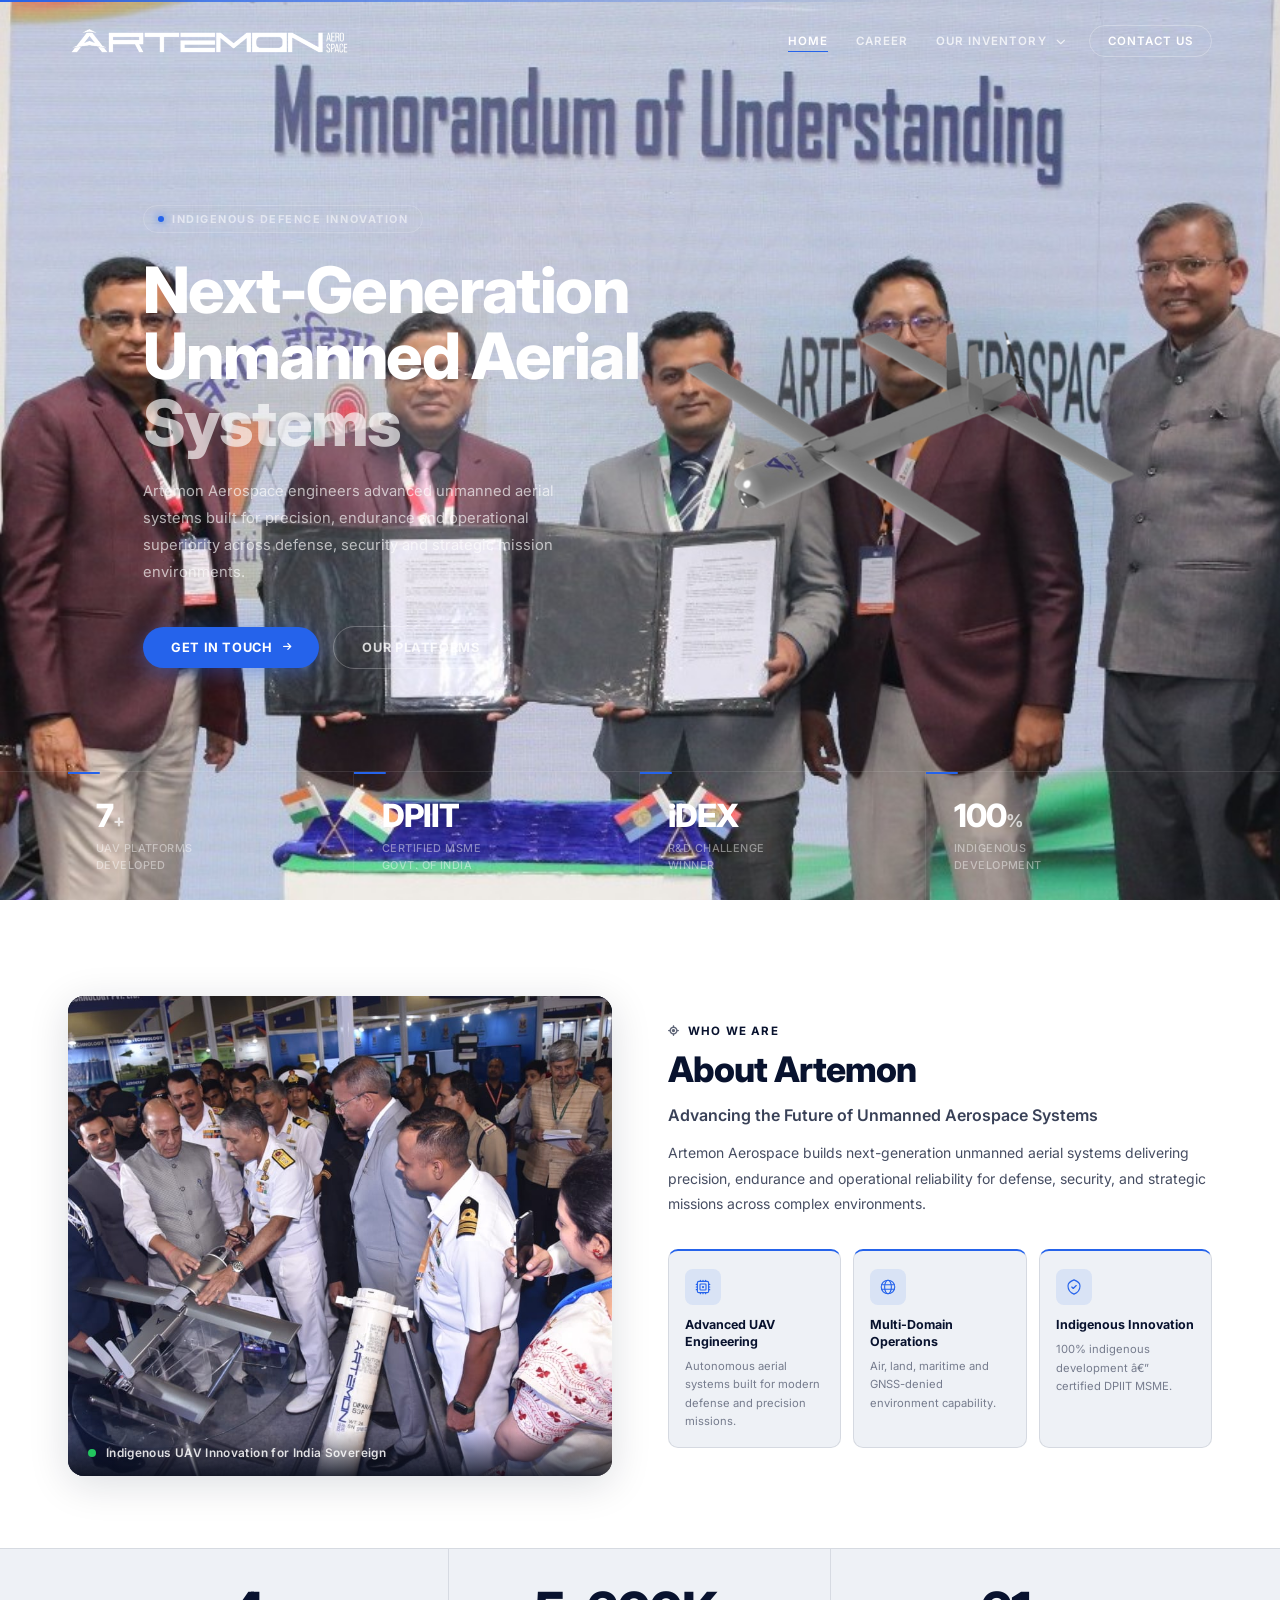
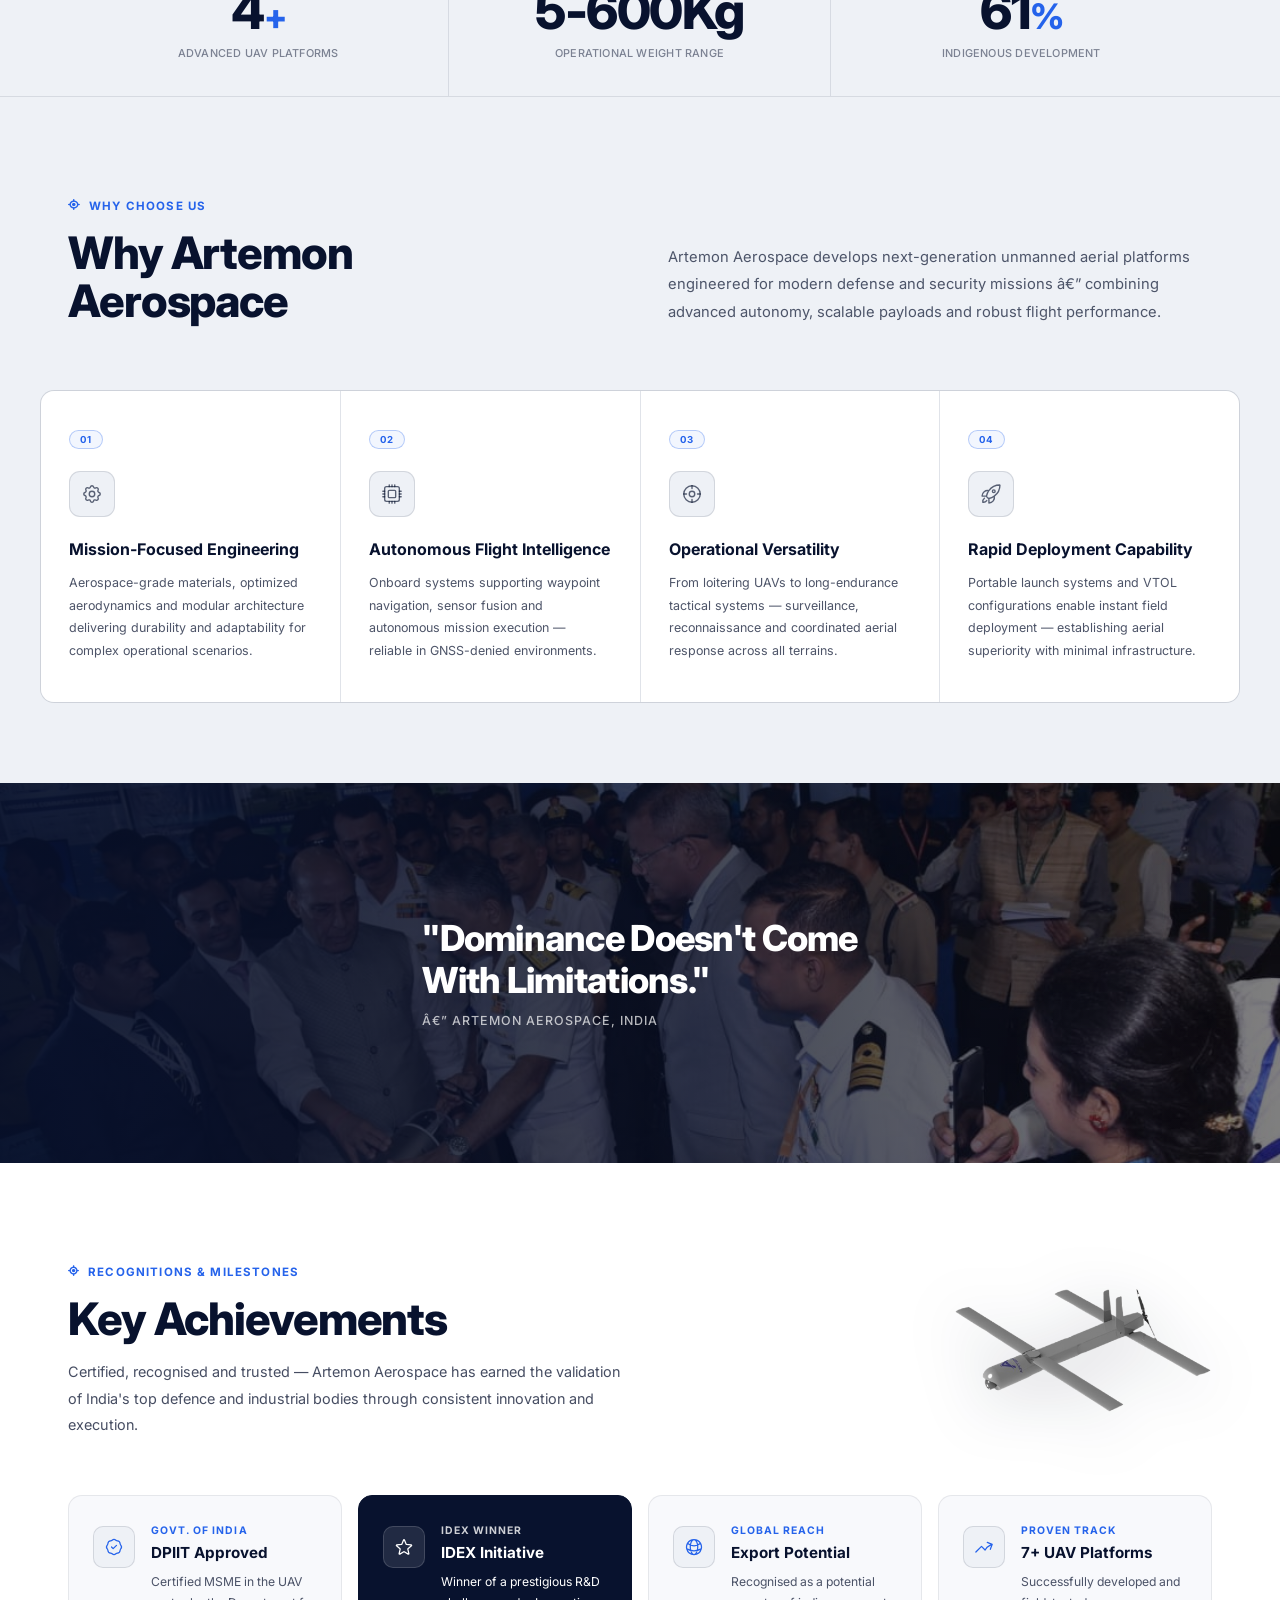
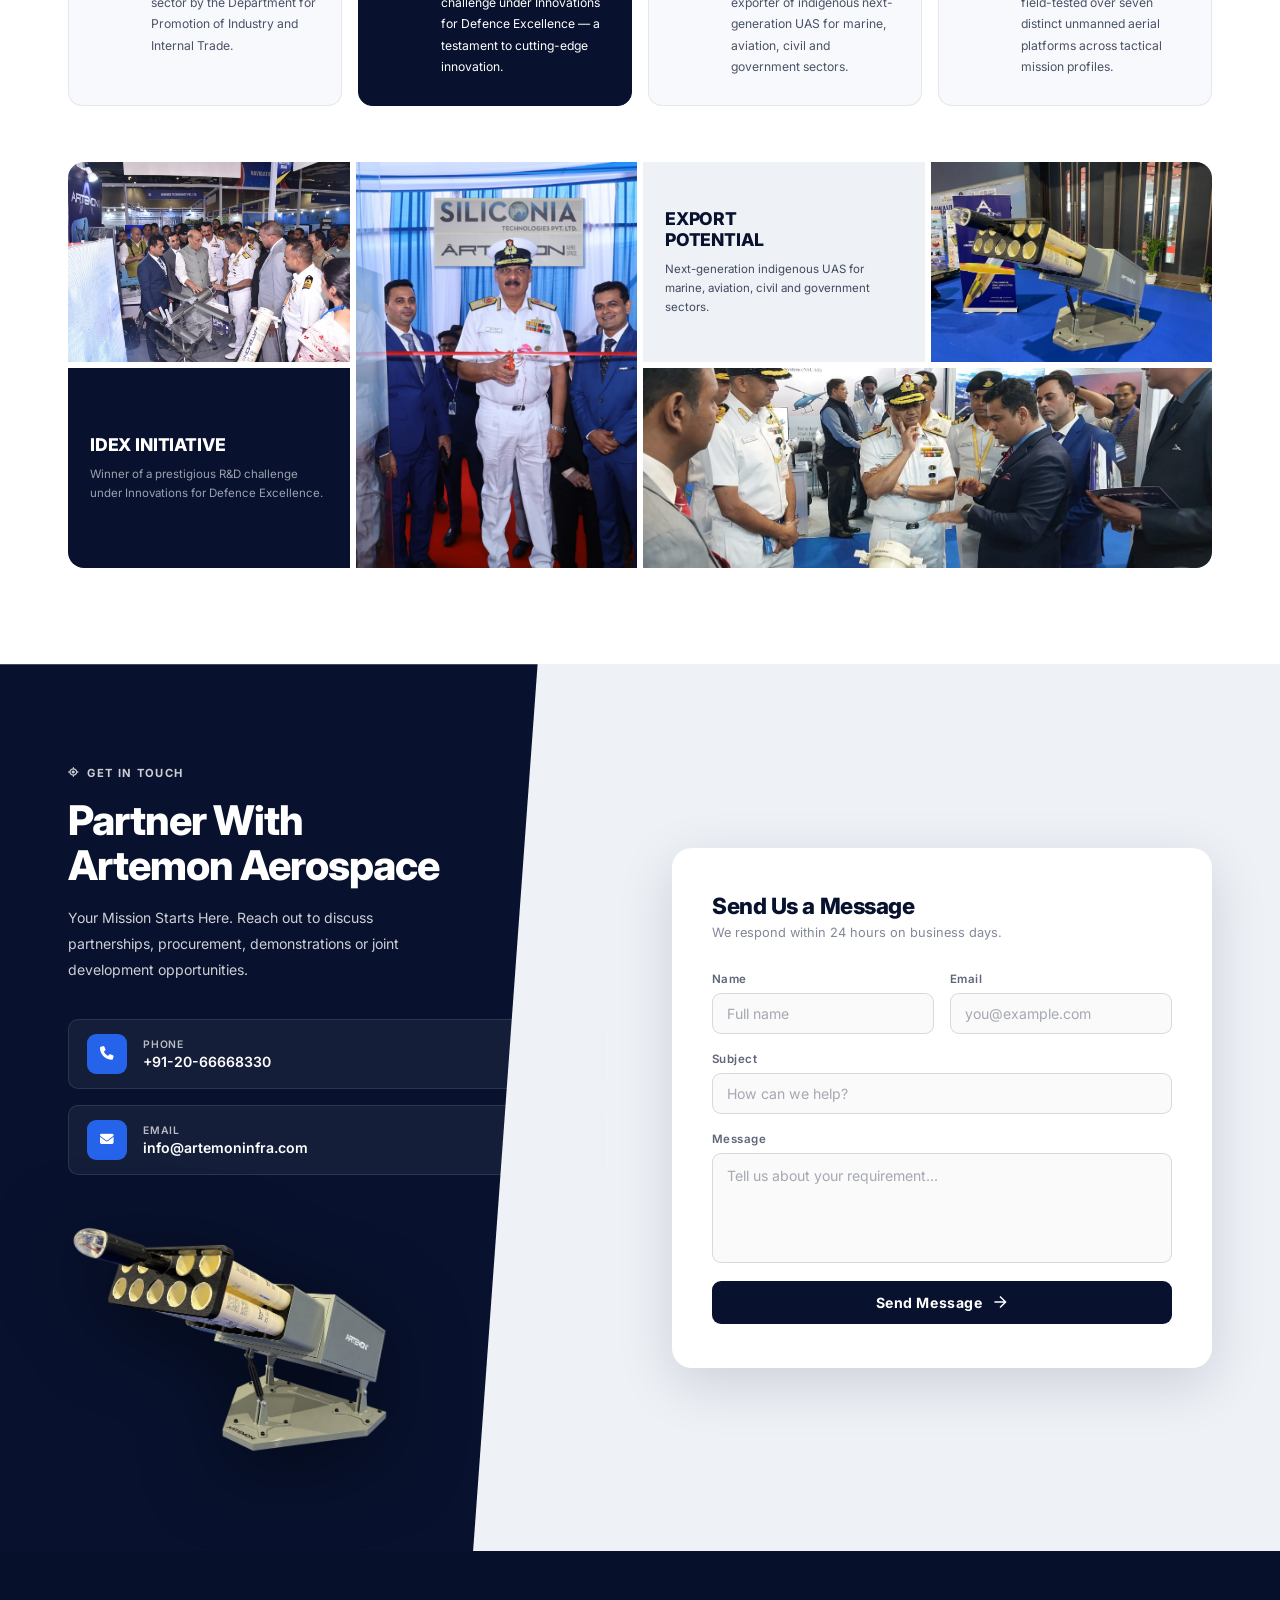
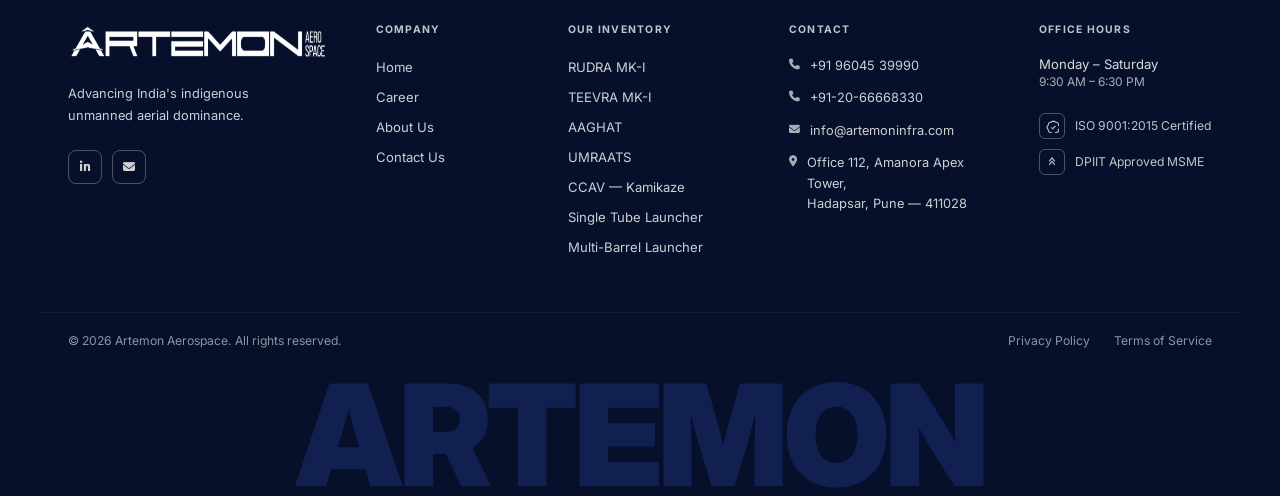
<file: index.html>
﻿<!DOCTYPE html>
<html lang="en">
<head>
  <meta charset="UTF-8">
  <meta name="viewport" content="width=device-width, initial-scale=1.0">
  <title>Artemon Aerospace â€“ Dominance Doesn't come with Limitations</title>
  <link rel="stylesheet" href="style.css">
  <link rel="stylesheet" href="https://cdn.jsdelivr.net/npm/swiper@11/swiper-bundle.min.css">
  <link rel="stylesheet" href="https://cdnjs.cloudflare.com/ajax/libs/font-awesome/6.5.0/css/all.min.css">
  <link href="https://fonts.googleapis.com/css2?family=Inter:wght@300;400;500;600;700;800&display=swap" rel="stylesheet">
</head>
<body>

  <!-- =========================================
       HEADER
       ========================================= -->
  <header class="site-header" id="siteHeader">

    <!-- Thin accent stripe at very top -->
    <div class="header-stripe"></div>

    <div class="container header-inner">

      <!-- Logo â€” always white version on dark header -->
      <a href="#home" class="site-logo">
        <img src="assets/images/logo-white.png"
             alt="Artemon Aerospace"
             onerror="this.src='assets/images/logo-light.png'">
      </a>

      <!-- Hamburger (mobile) -->
      <button class="hamburger" id="hamburger" aria-label="Toggle navigation">
        <span></span>
        <span></span>
        <span></span>
      </button>

      <nav class="main-nav">
        <ul class="nav-list" id="navList">
          <li><a href="#home"    class="nav-a active">HOME</a></li>
          <li><a href="career.html"        class="nav-a">CAREER</a></li>
          <li class="has-drop">
            <a href="inventory.html" class="nav-a drop-trigger">
              OUR INVENTORY <i class="fas fa-chevron-down"></i>
            </a>
            <ul class="drop-menu">
              <li><a href="teevra.html">TEEVRA MK-I</a></li>
              <li><a href="inventory.html#rudra">RUDRA MK-I</a></li>
              <li><a href="inventory.html#single-tube">SINGLE TUBE PNEUMATIC LAUNCHER</a></li>
              <li><a href="inventory.html#multi-barrel">MULTI-BARREL PNEUMATIC LAUNCHER</a></li>
              <li><a href="inventory.html#aaghat">AAGHAT | 50 KG Electric VTOL UAV</a></li>
              <li><a href="inventory.html#umraats">UMRAATS</a></li>
              <li><a href="inventory.html#ccav">CCAV — Kamikaze</a></li>
            </ul>
          </li>
          <li><a href="contact.html" class="nav-a nav-a--cta">CONTACT US</a></li>
        </ul>
      </nav>

    </div>
  </header>

  <!-- =========================================
       HERO BANNER
       ========================================= -->
  <section class="hero" id="home">

    <!-- Background photo + layered cinematic veil -->
    <div class="hero-bg">
      <img src="https://images.unsplash.com/photo-1506905925346-21bda4d32df4?w=1920&q=85&auto=format&fit=crop"
           alt="" class="hero-bg-img"
           onerror="this.src='assets/images/hero-bg.jpg'">
      <div class="hero-veil"></div>
      <!-- <div class="hero-scanlines" aria-hidden="true"></div> -->
    </div>

    <!-- Main content row -->
    <div class="container hero-body">
      <div class="hero-text">

        <!-- Eyebrow chip â€” defense badge style -->
        <div class="hero-eyebrow">
          <span class="hero-eyebrow-dot"></span>
          INDIGENOUS DEFENCE INNOVATION
        </div>

        <h1 class="hero-h1">
          Next-Generation<br>
          Unmanned Aerial<br>
          <em>Systems</em>
        </h1>

        <p class="hero-desc">
          Artemon Aerospace engineers advanced unmanned aerial systems built for
          precision, endurance and operational superiority across defense,
          security and strategic mission environments.
        </p>

        <div class="hero-actions">
          <a href="contact.html" class="hero-cta hero-cta--primary">
            Get In Touch <i class="fas fa-arrow-right"></i>
          </a>
          <a href="#about" class="hero-cta hero-cta--ghost">
            Our Platforms
          </a>
        </div>

      </div>

      <!-- Drone image â€” right side -->
      <div class="hero-drone" aria-hidden="true">
        <img src="assets/images/teevra-drone.png"
             alt="" onerror="this.style.opacity='0'">
      </div>
    </div>

    <!-- Trust stat bar â€” bottom of banner (Swiper on mobile) -->
    <div class="trust-bar">
      <div class="container-fluid container-fluid--swiper">
        <div class="swiper trust-swiper">
          <div class="swiper-wrapper trust-grid">

            <div class="swiper-slide trust-item">
              <div class="trust-metric">7<span class="trust-sup">+</span></div>
              <div class="trust-label">UAV Platforms<br>Developed</div>
            </div>

            <div class="swiper-slide trust-item">
              <div class="trust-metric">DPIIT</div>
              <div class="trust-label">Certified MSME<br>Govt. of India</div>
            </div>

            <div class="swiper-slide trust-item">
              <div class="trust-metric">iDEX</div>
              <div class="trust-label">R&amp;D Challenge<br>Winner</div>
            </div>

            <div class="swiper-slide trust-item">
              <div class="trust-metric">100<span class="trust-sup">%</span></div>
              <div class="trust-label">Indigenous<br>Development</div>
            </div>

          </div>
        </div>
      </div>
    </div>

  </section>
  <!-- /hero -->


  <!-- =========================================
       ABOUT SECTION â€” Redesigned
       ========================================= -->
  <section class="about" id="about">
    <div class="container about-wrap">

      <!-- â”€â”€ LEFT: Video column â”€â”€ -->
      <div class="about-media">
        <div class="about-video-card">

          <!-- HTML5 video: autoplay + muted + loop -->
          <video class="about-video"
                 autoplay muted loop playsinline
                 poster="assets/images/why-raksha-mantri.jpg">
            <source src="assets/videos/tube-launcher.mp4" type="video/mp4">
            <!-- fallback image if video fails -->
            <img src="assets/images/why-raksha-mantri.jpg" alt="Artemon UAV Demo">
          </video>

          <!-- Badge overlay â€” bottom of video -->
          <div class="about-vid-badge">
            <span class="vid-badge-dot"></span>
            Indigenous UAV Innovation for India Sovereign
          </div>

        </div>
      </div><!-- /about-media -->


      <!-- â”€â”€ RIGHT: Content column â”€â”€ -->
      <div class="about-content">

        <div class="about-label">
          <i class="fas fa-location-crosshairs"></i>
          <span>Who We Are</span>
        </div>

        <h2 class="about-h2">About Artemon</h2>

        <h3 class="about-tagline">Advancing the Future of Unmanned Aerospace Systems</h3>

        <p class="about-body">Artemon Aerospace builds next-generation unmanned aerial systems delivering precision, endurance and operational reliability for defense, security, and strategic missions across complex environments.</p>

        <!-- 3 feature mini-cards in a grid -->
        <div class="about-cards">

          <div class="about-card">
            <div class="about-card-ico">
              <svg viewBox="0 0 24 24" fill="none" stroke="currentColor" stroke-width="1.5" stroke-linecap="round" stroke-linejoin="round">
                <rect x="4.5" y="4.5" width="15" height="15" rx="2"/>
                <path d="M8.5 4.5V3M12 4.5V3M15.5 4.5V3M8.5 21v-1.5M12 21v-1.5M15.5 21v-1.5M4.5 8.5H3M4.5 12H3M4.5 15.5H3M21 8.5h-1.5M21 12h-1.5M21 15.5h-1.5"/>
                <rect x="8" y="8" width="8" height="8" rx="1"/>
                <circle cx="12" cy="12" r="1.5" fill="currentColor" stroke="none"/>
              </svg>
            </div>
            <h5>Advanced UAV Engineering</h5>
            <p>Autonomous aerial systems built for modern defense and precision missions.</p>
          </div>

          <div class="about-card">
            <div class="about-card-ico">
              <svg viewBox="0 0 24 24" fill="none" stroke="currentColor" stroke-width="1.5" stroke-linecap="round" stroke-linejoin="round">
                <circle cx="12" cy="12" r="9"/>
                <path d="M12 3c2.485 0 4.5 4.03 4.5 9s-2.015 9-4.5 9-4.5-4.03-4.5-9 2.015-9 4.5-9z"/>
                <path d="M3.6 9h16.8M3.6 15h16.8"/>
              </svg>
            </div>
            <h5>Multi-Domain Operations</h5>
            <p>Air, land, maritime and GNSS-denied environment capability.</p>
          </div>

          <div class="about-card">
            <div class="about-card-ico">
              <svg viewBox="0 0 24 24" fill="none" stroke="currentColor" stroke-width="1.5" stroke-linecap="round" stroke-linejoin="round">
                <path d="M12 2.5C12 2.5 4 5.5 4 10.5c0 5 3.5 9 8 11 4.5-2 8-6 8-11 0-5-8-8-8-8z"/>
                <path d="M9 12l2 2 4-4"/>
              </svg>
            </div>
            <h5>Indigenous Innovation</h5>
            <p>100% indigenous development â€” certified DPIIT MSME.</p>
          </div>

        </div><!-- /about-cards -->

      </div><!-- /about-content -->

    </div><!-- /about-wrap -->

    <!-- â”€â”€ STATS ROW â”€â”€ -->
    <div class="about-stats-bar">
      <div class="container about-stats-grid">

        <div class="stat-item">
          <div class="stat-val">
            <span class="stat-num" data-target="7">7</span><span class="stat-unit">+</span>
          </div>
          <p>Advanced UAV Platforms</p>
        </div>

        <div class="stat-item">
          <div class="stat-val stat-text">5-600Kg</div>
          <p>Operational Weight Range</p>
        </div>

        <div class="stat-item">
          <div class="stat-val">
            <span class="stat-num" data-target="100">100</span><span class="stat-unit">%</span>
          </div>
          <p>Indigenous Development</p>
        </div>

      </div>
    </div>

  </section>
  <!-- /about -->


  <!-- =========================================
       WHY ARTEMON AEROSPACE â€” Redesigned
       ========================================= -->
  <section class="why" id="why">

    <!-- â”€â”€ Section header: H2 left | description right â”€â”€ -->
    <div class="container why-header">
      <div class="why-header-left">
        <div class="why-label">
          <i class="fas fa-location-crosshairs"></i>
          <span>Why Choose Us</span>
        </div>
        <h2 class="why-h2">Why Artemon<br>Aerospace</h2>
      </div>
      <div class="why-header-right">
        <p>Artemon Aerospace develops next-generation unmanned aerial platforms engineered for modern defense and security missions â€” combining advanced autonomy, scalable payloads and robust flight performance.</p>
      </div>
    </div>

    <!-- â”€â”€ 4 feature cards in horizontal row â”€â”€ -->
    <div class="container-fluid container-fluid--swiper why-container">
      <div class="swiper why-swiper">
        <div class="swiper-wrapper why-cards">

          <div class="swiper-slide why-card">
            <span class="why-card-num">01</span>
            <div class="why-card-ico">
              <svg viewBox="0 0 24 24" fill="none" stroke="currentColor" stroke-width="1.5" stroke-linecap="round" stroke-linejoin="round">
                <path d="M10.325 4.317c.426-1.756 2.924-1.756 3.35 0a1.724 1.724 0 002.573 1.066c1.543-.94 3.31.826 2.37 2.37a1.724 1.724 0 001.065 2.572c1.756.426 1.756 2.924 0 3.35a1.724 1.724 0 00-1.066 2.573c.94 1.543-.826 3.31-2.37 2.37a1.724 1.724 0 00-2.572 1.065c-.426 1.756-2.924 1.756-3.35 0a1.724 1.724 0 00-2.573-1.066c-1.543.94-3.31-.826-2.37-2.37a1.724 1.724 0 00-1.065-2.572c-1.756-.426-1.756-2.924 0-3.35a1.724 1.724 0 001.066-2.573c-.94-1.543.826-3.31 2.37-2.37.996.608 2.296.07 2.572-1.065z"/>
                <circle cx="12" cy="12" r="3"/>
              </svg>
            </div>
            <h4>Mission-Focused Engineering</h4>
            <p>Aerospace-grade materials, optimized aerodynamics and modular architecture delivering durability and adaptability for complex operational scenarios.</p>
          </div>

          <div class="swiper-slide why-card">
            <span class="why-card-num">02</span>
            <div class="why-card-ico">
              <svg viewBox="0 0 24 24" fill="none" stroke="currentColor" stroke-width="1.5" stroke-linecap="round" stroke-linejoin="round">
                <rect x="4" y="4" width="16" height="16" rx="2"/>
                <rect x="8" y="8" width="8" height="8" rx="1"/>
                <path d="M9 4V2M12 4V2M15 4V2M9 22v-2M12 22v-2M15 22v-2M4 9H2M4 12H2M4 15H2M22 9h-2M22 12h-2M22 15h-2"/>
              </svg>
            </div>
            <h4>Autonomous Flight Intelligence</h4>
            <p>Onboard systems supporting waypoint navigation, sensor fusion and autonomous mission execution — reliable in GNSS-denied environments.</p>
          </div>

          <div class="swiper-slide why-card">
            <span class="why-card-num">03</span>
            <div class="why-card-ico">
              <svg viewBox="0 0 24 24" fill="none" stroke="currentColor" stroke-width="1.5" stroke-linecap="round" stroke-linejoin="round">
                <circle cx="12" cy="12" r="9"/>
                <circle cx="12" cy="12" r="3"/>
                <path d="M12 3v3M12 18v3M3 12h3M18 12h3"/>
              </svg>
            </div>
            <h4>Operational Versatility</h4>
            <p>From loitering UAVs to long-endurance tactical systems — surveillance, reconnaissance and coordinated aerial response across all terrains.</p>
          </div>

          <div class="swiper-slide why-card">
            <span class="why-card-num">04</span>
            <div class="why-card-ico">
              <svg viewBox="0 0 24 24" fill="none" stroke="currentColor" stroke-width="1.5" stroke-linecap="round" stroke-linejoin="round">
                <path d="M15.59 14.37a6 6 0 01-5.84 7.38v-4.82m5.84-2.56a14.98 14.98 0 006.16-12.12A14.98 14.98 0 009.631 8.41m5.96 5.96a14.926 14.926 0 01-5.841 2.58m-.119-8.54a6 6 0 00-7.381 5.84h4.819m2.562-5.84a14.927 14.927 0 00-2.58 5.84m2.699 2.7c-.103.021-.207.041-.311.06a15.09 15.09 0 01-2.448-2.448 14.9 14.9 0 01.06-.312m-2.24 2.39a4.493 4.493 0 00-1.757 4.306 4.493 4.493 0 004.306-1.758M16.5 9a1.5 1.5 0 11-3 0 1.5 1.5 0 013 0z"/>
              </svg>
            </div>
            <h4>Rapid Deployment Capability</h4>
            <p>Portable launch systems and VTOL configurations enable instant field deployment — establishing aerial superiority with minimal infrastructure.</p>
          </div>

        </div><!-- /swiper-wrapper -->
      </div><!-- /why-swiper -->
    </div><!-- /container -->

    <!-- â”€â”€ Full-width dramatic photo strip â”€â”€ -->
    <div class="why-photo-strip">
      <img
        src="assets/images/why-raksha-mantri.jpg"
        alt="Artemon Aerospace â€” Defence Demo"
        onerror="this.src='assets/images/hero-bg-fallback.jpg'">
      <div class="why-strip-overlay">
        <div class="container why-strip-content">
          <blockquote class="why-quote">
            "Dominance Doesn't Come<br>With Limitations."
          </blockquote>
          <p class="why-quote-sub">â€” Artemon Aerospace, India</p>
        </div>
      </div>
    </div>

  </section>
  <!-- /why -->


  <!-- =========================================
       KEY ACHIEVEMENTS
       ========================================= -->
  <section class="achieve" id="achievements">
    <div class="container achieve-header">
      <div class="achieve-header-left">
        <div class="achieve-label">
          <i class="fas fa-location-crosshairs"></i>
          <span>Recognitions &amp; Milestones</span>
        </div>
        <h2 class="achieve-h2">Key Achievements</h2>
        <p class="achieve-desc">Certified, recognised and trusted — Artemon Aerospace has earned the validation of India's top defence and industrial bodies through consistent innovation and execution.</p>
      </div>
      <div class="achieve-header-right" aria-hidden="true">
        <img class="achieve-drone"
             src="assets/images/teevra-drone.png"
             alt="TEEVRA UAV"
             onerror="this.style.opacity='0'">
      </div>
    </div>

    <!-- Achievement highlight cards -->
    <div class="container achieve-cards">

      <div class="achieve-card">
        <div class="achieve-card-ico">
          <svg viewBox="0 0 24 24" fill="none" stroke="currentColor" stroke-width="1.5" stroke-linecap="round" stroke-linejoin="round">
            <path d="M9 12l2 2 4-4M7.835 4.697a3.42 3.42 0 001.946-.806 3.42 3.42 0 014.438 0 3.42 3.42 0 001.946.806 3.42 3.42 0 013.138 3.138 3.42 3.42 0 00.806 1.946 3.42 3.42 0 010 4.438 3.42 3.42 0 00-.806 1.946 3.42 3.42 0 01-3.138 3.138 3.42 3.42 0 00-1.946.806 3.42 3.42 0 01-4.438 0 3.42 3.42 0 00-1.946-.806 3.42 3.42 0 01-3.138-3.138 3.42 3.42 0 00-.806-1.946 3.42 3.42 0 010-4.438 3.42 3.42 0 00.806-1.946 3.42 3.42 0 013.138-3.138z"/>
          </svg>
        </div>
        <div class="achieve-card-body">
          <div class="achieve-card-tag">Govt. of India</div>
          <h4>DPIIT Approved</h4>
          <p>Certified MSME in the UAV sector by the Department for Promotion of Industry and Internal Trade.</p>
        </div>
      </div>

      <div class="achieve-card achieve-card--accent">
        <div class="achieve-card-ico">
          <svg viewBox="0 0 24 24" fill="none" stroke="currentColor" stroke-width="1.5" stroke-linecap="round" stroke-linejoin="round">
            <path d="M11.48 3.499a.562.562 0 011.04 0l2.125 5.111a.563.563 0 00.475.345l5.518.442c.499.04.701.663.321.988l-4.204 3.602a.563.563 0 00-.182.557l1.285 5.385a.562.562 0 01-.84.61l-4.725-2.885a.563.563 0 00-.586 0L6.982 20.54a.562.562 0 01-.84-.61l1.285-5.386a.562.562 0 00-.182-.557l-4.204-3.602a.563.563 0 01.321-.988l5.518-.442a.563.563 0 00.475-.345L11.48 3.5z"/>
          </svg>
        </div>
        <div class="achieve-card-body">
          <div class="achieve-card-tag">iDEX Winner</div>
          <h4 style="color: white;">IDEX Initiative</h4>
          <p style="color: white;"> Winner of a prestigious R&amp;D challenge under Innovations for Defence Excellence — a testament to cutting-edge innovation.</p>
        </div>
      </div>

      <div class="achieve-card">
        <div class="achieve-card-ico">
          <svg viewBox="0 0 24 24" fill="none" stroke="currentColor" stroke-width="1.5" stroke-linecap="round" stroke-linejoin="round">
            <path d="M12 21a9.004 9.004 0 008.716-6.747M12 21a9.004 9.004 0 01-8.716-6.747M12 21c2.485 0 4.5-4.03 4.5-9S14.485 3 12 3m0 18c-2.485 0-4.5-4.03-4.5-9S9.515 3 12 3m0 0a8.997 8.997 0 017.843 4.582M12 3a8.997 8.997 0 00-7.843 4.582m15.686 0A11.953 11.953 0 0112 10.5c-2.998 0-5.74-1.1-7.843-2.918m15.686 0A8.959 8.959 0 0121 12c0 .778-.099 1.533-.284 2.253m0 0A17.919 17.919 0 0112 16.5c-3.162 0-6.133-.815-8.716-2.247m0 0A9.015 9.015 0 013 12c0-1.605.42-3.113 1.157-4.418"/>
          </svg>
        </div>
        <div class="achieve-card-body">
          <div class="achieve-card-tag">Global Reach</div>
          <h4>Export Potential</h4>
          <p>Recognised as a potential exporter of indigenous next-generation UAS for marine, aviation, civil and government sectors.</p>
        </div>
      </div>

      <div class="achieve-card">
        <div class="achieve-card-ico">
          <svg viewBox="0 0 24 24" fill="none" stroke="currentColor" stroke-width="1.5" stroke-linecap="round" stroke-linejoin="round">
            <path d="M2.25 18L9 11.25l4.306 4.307a11.95 11.95 0 015.814-5.519l2.74-1.22m0 0l-5.94-2.28m5.94 2.28l-2.28 5.941"/>
          </svg>
        </div>
        <div class="achieve-card-body">
          <div class="achieve-card-tag">Proven Track</div>
          <h4>7+ UAV Platforms</h4>
          <p>Successfully developed and field-tested over seven distinct unmanned aerial platforms across tactical mission profiles.</p>
        </div>
      </div>

    </div><!-- /achieve-cards -->

    <!-- Photo mosaic -->
    <div class="container achieve-mosaic-wrap">
      <div class="achieve-mosaic">

        <div class="am-cell am-cell-1">
          <img src="assets/images/achievement-mou.jpg"
               alt="Memorandum of Understanding"
               onerror="this.src='assets/images/hero-bg-fallback.jpg'">
        </div>

        <div class="am-cell am-cell-2 am-dark">
          <h4>IDEX INITIATIVE</h4>
          <p>Winner of a prestigious R&amp;D challenge under Innovations for Defence Excellence.</p>
        </div>

        <div class="am-cell am-cell-3">
          <img src="assets/images/achievement-event.jpg"
               alt="Artemon Event"
               onerror="this.src='assets/images/hero-bg-fallback.jpg'">
        </div>

        <div class="am-cell am-cell-4 am-light">
          <h4>EXPORT<br>POTENTIAL</h4>
          <p>Next-generation indigenous UAS for marine, aviation, civil and government sectors.</p>
        </div>

        <div class="am-cell am-cell-5">
          <img src="assets/images/achievement-launcher-navy.jpg"
               alt="Multi-Barrel Launcher Navy Expo"
               onerror="this.style.opacity='0'">
        </div>

        <div class="am-cell am-cell-6">
          <img src="assets/images/achievement-vice-admiral.jpg"
               alt="Visit of Vice Admiral Navy Demo"
               onerror="this.src='assets/images/why-raksha-mantri.jpg'">
        </div>

      </div>
    </div><!-- /achieve-mosaic-wrap -->

  </section>
  <!-- /achievements -->


  <!-- =========================================
       CONTACT
       ========================================= -->
  <section class="contact" id="contact">
    <div class="contact-bg-strip" aria-hidden="true"></div>

    <div class="container contact-wrap">

      <!-- LEFT: brand info + UAV -->
      <div class="contact-left">

        <div class="contact-eyebrow">
          <i class="fas fa-location-crosshairs"></i>
          <span>Get In Touch</span>
        </div>
        <h2 class="contact-h2">Partner With<br>Artemon Aerospace</h2>
        <p class="contact-sub">Your Mission Starts Here. Reach out to discuss partnerships, procurement, demonstrations or joint development opportunities.</p>

        <!-- Contact details -->
        <div class="contact-details">
          <a href="tel:+912066668330" class="contact-item">
            <div class="contact-ico"><i class="fas fa-phone"></i></div>
            <div class="contact-info">
              <span class="contact-info-label">Phone</span>
              <span class="contact-info-val">+91-20-66668330</span>
            </div>
          </a>
          <a href="mailto:info@artemoninfra.com" class="contact-item">
            <div class="contact-ico"><i class="fas fa-envelope"></i></div>
            <div class="contact-info">
              <span class="contact-info-label">Email</span>
              <span class="contact-info-val">info@artemoninfra.com</span>
            </div>
          </a>
        </div>

        <!-- UAV graphic -->
        <div class="contact-img-wrap" aria-hidden="true">
          <img src="assets/images/contact-uav.png"
               alt="Artemon UAV System"
               class="contact-uav-img"
               onerror="this.src='assets/images/teevra-drone.png'">
        </div>

      </div><!-- /contact-left -->

      <!-- RIGHT: form card -->
      <div class="contact-right">
        <div class="contact-form-card">

          <div class="contact-form-header">
            <h3 class="contact-form-title">Send Us a Message</h3>
            <p class="contact-form-sub">We respond within 24 hours on business days.</p>
          </div>

          <form id="contactForm" novalidate>

            <div class="cf-row cf-row--2">
              <div class="cf-group">
                <label class="cf-label" for="cf-name">Name</label>
                <input id="cf-name" class="cf-input" type="text" name="name" placeholder="Full name" required>
              </div>
              <div class="cf-group">
                <label class="cf-label" for="cf-email">Email</label>
                <input id="cf-email" class="cf-input" type="email" name="email" placeholder="you@example.com" required>
              </div>
            </div>

            <div class="cf-group">
              <label class="cf-label" for="cf-subject">Subject</label>
              <input id="cf-subject" class="cf-input" type="text" name="subject" placeholder="How can we help?" required>
            </div>

            <div class="cf-group">
              <label class="cf-label" for="cf-message">Message</label>
              <textarea id="cf-message" class="cf-input cf-textarea" name="message" placeholder="Tell us about your requirement..." required></textarea>
            </div>

            <!-- Honeypot -->
            <input type="text" name="company" style="display:none" tabindex="-1" autocomplete="off">

            <button type="submit" class="cf-submit" id="cfSubmit">
              <span class="cf-btn-text">Send Message</span>
              <svg class="cf-btn-ico" viewBox="0 0 20 20" fill="none" stroke="currentColor" stroke-width="1.8"><path d="M3 10h14M10 3l7 7-7 7"/></svg>
            </button>

            <div class="cf-msg cf-success" id="cfSuccess">
              <svg viewBox="0 0 20 20" fill="none" stroke="currentColor" stroke-width="2"><circle cx="10" cy="10" r="8"/><path d="M7 10l2 2 4-4"/></svg>
              Message sent successfully. We'll be in touch soon.
            </div>
            <div class="cf-msg cf-error" id="cfError">
              <svg viewBox="0 0 20 20" fill="none" stroke="currentColor" stroke-width="2"><circle cx="10" cy="10" r="8"/><path d="M10 6v4M10 14h.01"/></svg>
              Something went wrong. Please try again.
            </div>

          </form>
        </div>
      </div><!-- /contact-right -->

    </div>
  </section>
  <!-- /contact -->



  <!-- =========================================
       FOOTER
       ========================================= -->
  <footer class="site-footer" id="footer">

    <!-- Main columns -->
    <div class="container footer-main">

      <!-- Col 1: Brand (never collapses) -->
      <div class="footer-col footer-brand">
        <a href="#home" class="footer-logo-link">
          <img src="assets/images/logo-white.png"
               alt="Artemon Aerospace"
               class="footer-logo"
               onerror="this.src='assets/images/logo-light.png'">
        </a>
        <p class="footer-tagline">Advancing India's indigenous<br>unmanned aerial dominance.</p>
        <div class="footer-socials">
          <a href="#" class="footer-social-btn" aria-label="LinkedIn">
            <i class="fa-brands fa-linkedin-in"></i>
          </a>
          <a href="mailto:info@artemoninfra.com" class="footer-social-btn" aria-label="Email">
            <i class="fas fa-envelope"></i>
          </a>
        </div>
      </div>

      <!-- Col 2: Company -->
      <div class="footer-col footer-accordion">
        <button class="footer-col-title footer-acc-btn" aria-expanded="false">
          Company
          <svg class="footer-acc-ico" viewBox="0 0 16 16" fill="none" stroke="currentColor" stroke-width="2"><path d="M4 6l4 4 4-4"/></svg>
        </button>
        <div class="footer-acc-body">
          <ul class="footer-links">
            <li><a href="#home">Home</a></li>
            <li><a href="career.html">Career</a></li>
            <li><a href="#about">About Us</a></li>
            <li><a href="contact.html">Contact Us</a></li>
          </ul>
        </div>
      </div>

      <!-- Col 3: Our Inventory -->
      <div class="footer-col footer-accordion">
        <button class="footer-col-title footer-acc-btn" aria-expanded="false">
          Our Inventory
          <svg class="footer-acc-ico" viewBox="0 0 16 16" fill="none" stroke="currentColor" stroke-width="2"><path d="M4 6l4 4 4-4"/></svg>
        </button>
        <div class="footer-acc-body">
          <ul class="footer-links">
            <li><a href="inventory.html#rudra">RUDRA MK-I</a></li>
            <li><a href="teevra.html">TEEVRA MK-I</a></li>
            <li><a href="inventory.html#aaghat">AAGHAT</a></li>
            <li><a href="inventory.html#umraats">UMRAATS</a></li>
            <li><a href="inventory.html#ccav">CCAV &mdash; Kamikaze</a></li>
            <li><a href="inventory.html#single-tube">Single Tube Launcher</a></li>
            <li><a href="inventory.html#multi-barrel">Multi-Barrel Launcher</a></li>
          </ul>
        </div>
      </div>

      <!-- Col 4: Contact Info -->
      <div class="footer-col footer-accordion">
        <button class="footer-col-title footer-acc-btn" aria-expanded="false">
          Contact
          <svg class="footer-acc-ico" viewBox="0 0 16 16" fill="none" stroke="currentColor" stroke-width="2"><path d="M4 6l4 4 4-4"/></svg>
        </button>
        <div class="footer-acc-body">
          <ul class="footer-contact-list">
            <li>
              <i class="fas fa-phone"></i>
              <span>+91 96045 39990</span>
            </li>
            <li>
              <i class="fas fa-phone"></i>
              <span>+91-20-66668330</span>
            </li>
            <li>
              <i class="fas fa-envelope"></i>
              <a href="mailto:info@artemoninfra.com">info@artemoninfra.com</a>
            </li>
            <li>
              <i class="fas fa-location-dot"></i>
              <span>Office 112, Amanora Apex Tower,<br>Hadapsar, Pune &mdash; 411028</span>
            </li>
          </ul>
        </div>
      </div>

      <!-- Col 5: Working Hours + Cert -->
      <div class="footer-col footer-accordion">
        <button class="footer-col-title footer-acc-btn" aria-expanded="false">
          Office Hours
          <svg class="footer-acc-ico" viewBox="0 0 16 16" fill="none" stroke="currentColor" stroke-width="2"><path d="M4 6l4 4 4-4"/></svg>
        </button>
        <div class="footer-acc-body">
          <p class="footer-hours">
            <span class="footer-hours-days">Monday &ndash; Saturday</span>
            <span class="footer-hours-time">9:30 AM &ndash; 6:30 PM</span>
          </p>
          <div class="footer-cert">
            <div class="footer-cert-ico">
              <svg viewBox="0 0 20 20" fill="none" stroke="currentColor" stroke-width="1.6"><path d="M9 12l2 2 4-4M7.835 4.697a3.42 3.42 0 001.946-.806 3.42 3.42 0 014.438 0 3.42 3.42 0 001.946.806 3.42 3.42 0 013.138 3.138 3.42 3.42 0 00.806 1.946 3.42 3.42 0 010 4.438 3.42 3.42 0 00-.806 1.946 3.42 3.42 0 01-3.138 3.138 3.42 3.42 0 00-1.946.806 3.42 3.42 0 01-4.438 0 3.42 3.42 0 00-1.946-.806 3.42 3.42 0 01-3.138-3.138 3.42 3.42 0 00-.806-1.946 3.42 3.42 0 010-4.438 3.42 3.42 0 00.806-1.946 3.42 3.42 0 013.138-3.138z"/></svg>
            </div>
            <span>ISO 9001:2015 Certified</span>
          </div>
          <div class="footer-cert">
            <div class="footer-cert-ico">
              <svg viewBox="0 0 20 20" fill="none" stroke="currentColor" stroke-width="1.6"><path d="M6 9l4-5 4 5M6 14l4-5 4 5"/></svg>
            </div>
            <span>DPIIT Approved MSME</span>
          </div>
        </div>
      </div>

    </div><!-- /footer-main -->

    <!-- Bottom bar -->
    <div class="footer-bottom">
      <div class="container footer-bottom-inner">
        <p class="footer-copy">&copy; 2026 Artemon Aerospace. All rights reserved.</p>
        <div class="footer-bottom-links">
          <a href="#">Privacy Policy</a>
          <a href="#">Terms of Service</a>
        </div>
      </div>
    </div>

    <!-- Visible brand wordmark below footer -->
    <div class="footer-wordmark" aria-hidden="true">ARTEMON</div>

  </footer>
  <!-- /footer -->

  <script src="https://cdn.jsdelivr.net/npm/swiper@11/swiper-bundle.min.js"></script>
  <script src="script.js"></script>
</body>
</html>
</file>
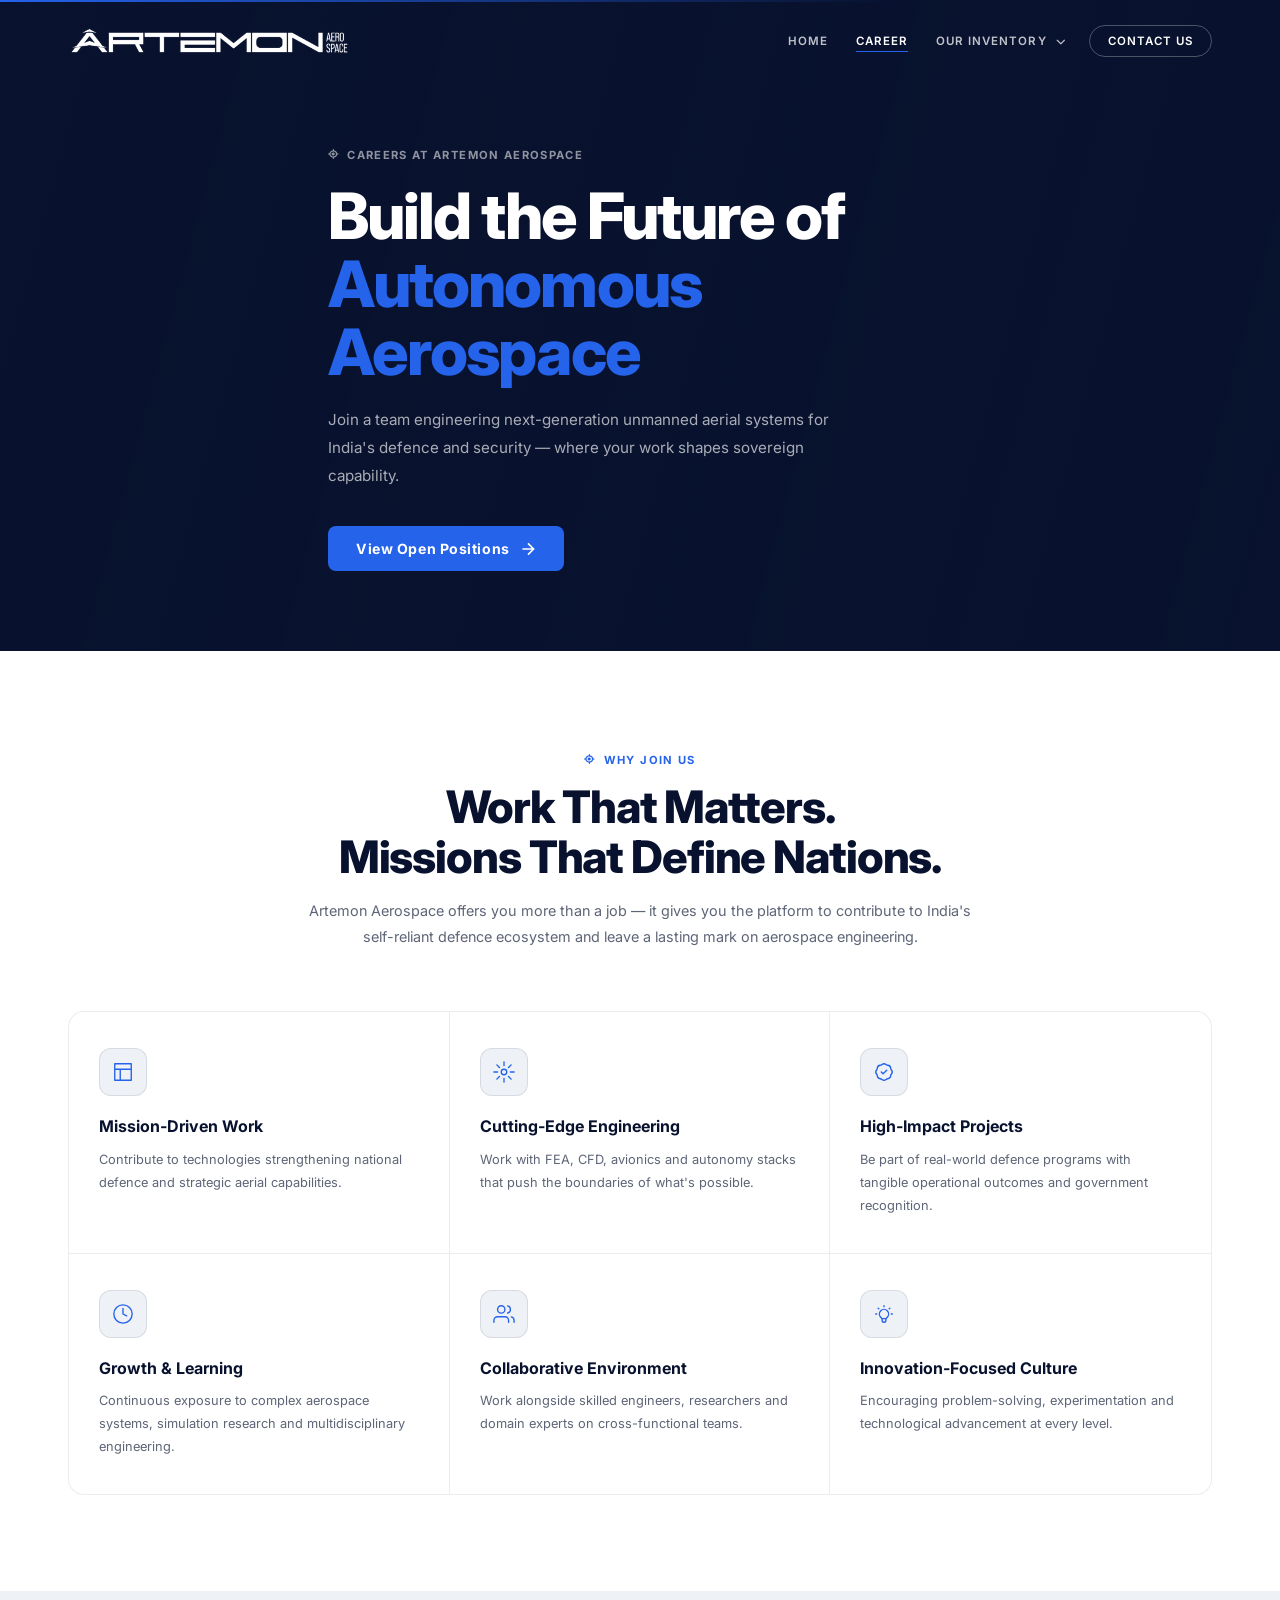
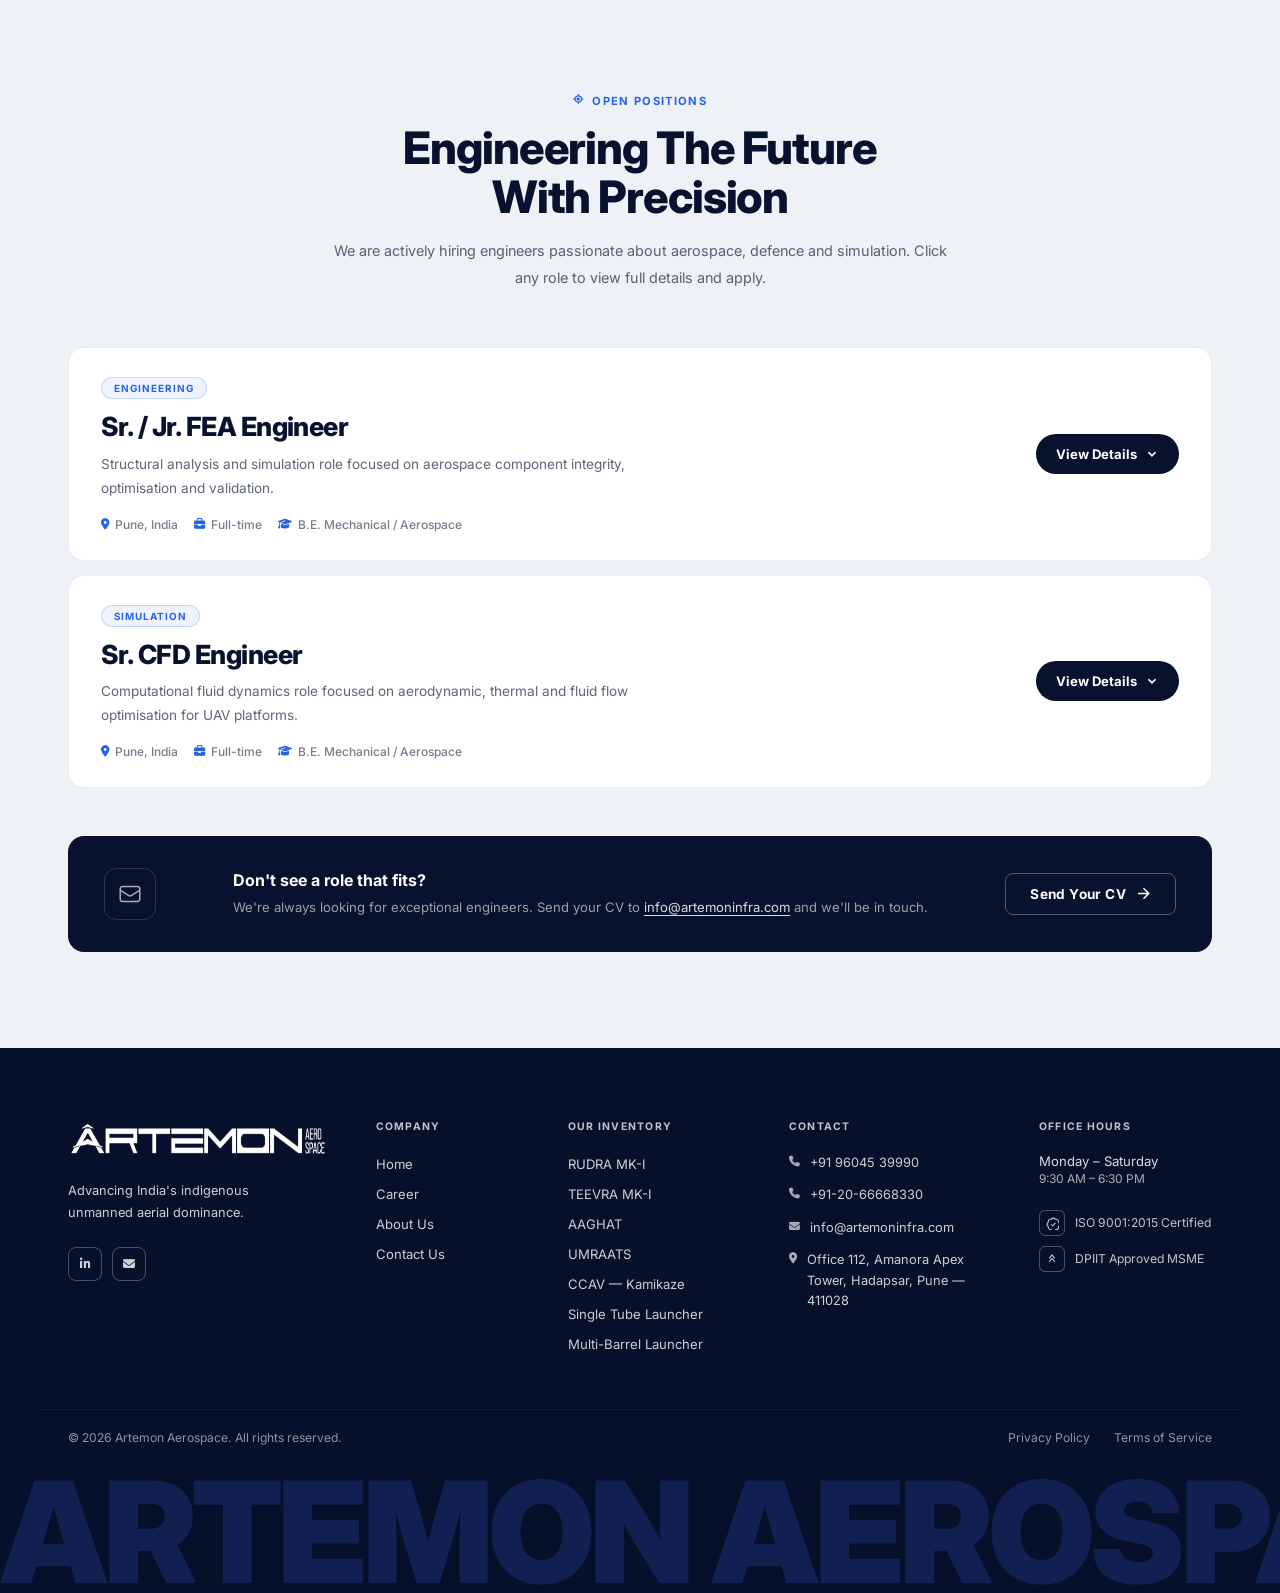
<file: career.html>
﻿<!DOCTYPE html>
<html lang="en">
<head>
  <meta charset="UTF-8">
  <meta name="viewport" content="width=device-width, initial-scale=1.0">
  <title>Careers — Artemon Aerospace</title>
  <link rel="stylesheet" href="style.css">
  <link rel="stylesheet" href="career.css">
  <link rel="stylesheet" href="https://cdnjs.cloudflare.com/ajax/libs/font-awesome/6.5.0/css/all.min.css">
  <link href="https://fonts.googleapis.com/css2?family=Inter:wght@300;400;500;600;700;800&display=swap" rel="stylesheet">
</head>
<body>

  <!-- ═══ HEADER (shared) ═══ -->
  <header class="site-header scrolled" id="siteHeader">
    <div class="header-stripe"></div>
    <div class="container header-inner">
      <a href="index.html" class="site-logo">
        <img src="assets/images/logo-white.png" alt="Artemon Aerospace" width="160" height="40"
             onerror="this.src='assets/images/logo-light.png'">
      </a>
      <button class="hamburger" id="hamburger" aria-label="Toggle menu" aria-expanded="false">
        <span></span><span></span><span></span>
      </button>
      <nav class="main-nav" role="navigation">
        <ul class="nav-list" id="navList">
          <li><a href="index.html" class="nav-a">HOME</a></li>
          <li><a href="career.html" class="nav-a active">CAREER</a></li>
          <li class="has-drop">
            <a href="inventory.html" class="nav-a drop-trigger">OUR INVENTORY <i class="fas fa-chevron-down"></i></a>
            <ul class="drop-menu">
              <li><a href="teevra.html">TEEVRA MK-I</a></li>
              <li><a href="inventory.html#rudra">RUDRA MK-I</a></li>
              <li><a href="inventory.html#single-tube">Single Tube Pneumatic Launcher</a></li>
              <li><a href="inventory.html#multi-barrel">Multi-Barrel Pneumatic Launcher</a></li>
              <li><a href="inventory.html#aaghat">AAGHAT</a></li>
              <li><a href="inventory.html#umraats">UMRAATS</a></li>
              <li><a href="inventory.html#ccav">CCAV — Kamikaze</a></li>
            </ul>
          </li>
          <li><a href="contact.html" class="nav-a nav-a--cta">CONTACT US</a></li>
        </ul>
      </nav>
    </div>
  </header>

  <!-- ═══ HERO ═══ -->
  <section class="cr-hero">
    <div class="cr-hero-bg" aria-hidden="true"></div>
    <div class="container cr-hero-body">
      <div class="cr-hero-label">
        <i class="fas fa-location-crosshairs"></i>
        <span>Careers at Artemon Aerospace</span>
      </div>
      <h1 class="cr-hero-h1">Build the Future of<br><em>Autonomous Aerospace</em></h1>
      <p class="cr-hero-sub">Join a team engineering next-generation unmanned aerial systems for India's defence and security — where your work shapes sovereign capability.</p>
      <a href="#openings" class="cr-hero-cta">
        View Open Positions
        <svg viewBox="0 0 20 20" fill="none" stroke="currentColor" stroke-width="2"><path d="M3 10h14M10 3l7 7-7 7"/></svg>
      </a>
    </div>
  
  </section>

  <!-- ═══ WHY JOIN US ═══ -->
  <section class="cr-why">
    <div class="container">
      <div class="cr-why-header">
        <div class="cr-why-label">
          <i class="fas fa-location-crosshairs"></i>
          <span>Why Join Us</span>
        </div>
        <h2 class="cr-why-h2">Work That Matters.<br>Missions That Define Nations.</h2>
        <p class="cr-why-sub">Artemon Aerospace offers you more than a job — it gives you the platform to contribute to India's self-reliant defence ecosystem and leave a lasting mark on aerospace engineering.</p>
      </div>

      <div class="cr-perks">

        <div class="cr-perk">
          <div class="cr-perk-ico">
            <svg viewBox="0 0 24 24" fill="none" stroke="currentColor" stroke-width="1.5" stroke-linecap="round" stroke-linejoin="round">
              <path d="M3 3h18v18H3z M3 9h18 M9 21V9"/>
            </svg>
          </div>
          <h4>Mission-Driven Work</h4>
          <p>Contribute to technologies strengthening national defence and strategic aerial capabilities.</p>
        </div>

        <div class="cr-perk">
          <div class="cr-perk-ico">
            <svg viewBox="0 0 24 24" fill="none" stroke="currentColor" stroke-width="1.5" stroke-linecap="round" stroke-linejoin="round">
              <circle cx="12" cy="12" r="3"/><path d="M12 1v4M12 19v4M4.22 4.22l2.83 2.83M16.95 16.95l2.83 2.83M1 12h4M19 12h4M4.22 19.78l2.83-2.83M16.95 7.05l2.83-2.83"/>
            </svg>
          </div>
          <h4>Cutting-Edge Engineering</h4>
          <p>Work with FEA, CFD, avionics and autonomy stacks that push the boundaries of what's possible.</p>
        </div>

        <div class="cr-perk">
          <div class="cr-perk-ico">
            <svg viewBox="0 0 24 24" fill="none" stroke="currentColor" stroke-width="1.5" stroke-linecap="round" stroke-linejoin="round">
              <path d="M9 12l2 2 4-4M7.835 4.697a3.42 3.42 0 001.946-.806 3.42 3.42 0 014.438 0 3.42 3.42 0 001.946.806 3.42 3.42 0 013.138 3.138 3.42 3.42 0 00.806 1.946 3.42 3.42 0 010 4.438 3.42 3.42 0 00-.806 1.946 3.42 3.42 0 01-3.138 3.138 3.42 3.42 0 00-1.946.806 3.42 3.42 0 01-4.438 0 3.42 3.42 0 00-1.946-.806 3.42 3.42 0 01-3.138-3.138 3.42 3.42 0 00-.806-1.946 3.42 3.42 0 010-4.438 3.42 3.42 0 00.806-1.946 3.42 3.42 0 013.138-3.138z"/>
            </svg>
          </div>
          <h4>High-Impact Projects</h4>
          <p>Be part of real-world defence programs with tangible operational outcomes and government recognition.</p>
        </div>

        <div class="cr-perk">
          <div class="cr-perk-ico">
            <svg viewBox="0 0 24 24" fill="none" stroke="currentColor" stroke-width="1.5" stroke-linecap="round" stroke-linejoin="round">
              <path d="M12 6v6l4 2M22 12A10 10 0 11 2 12a10 10 0 0120 0z"/>
            </svg>
          </div>
          <h4>Growth &amp; Learning</h4>
          <p>Continuous exposure to complex aerospace systems, simulation research and multidisciplinary engineering.</p>
        </div>

        <div class="cr-perk">
          <div class="cr-perk-ico">
            <svg viewBox="0 0 24 24" fill="none" stroke="currentColor" stroke-width="1.5" stroke-linecap="round" stroke-linejoin="round">
              <path d="M17 21v-2a4 4 0 00-4-4H5a4 4 0 00-4 4v2"/><circle cx="9" cy="7" r="4"/><path d="M23 21v-2a4 4 0 00-3-3.87M16 3.13a4 4 0 010 7.75"/>
            </svg>
          </div>
          <h4>Collaborative Environment</h4>
          <p>Work alongside skilled engineers, researchers and domain experts on cross-functional teams.</p>
        </div>

        <div class="cr-perk">
          <div class="cr-perk-ico">
            <svg viewBox="0 0 24 24" fill="none" stroke="currentColor" stroke-width="1.5" stroke-linecap="round" stroke-linejoin="round">
              <path d="M9.663 17h4.673M12 3v1m6.364 1.636l-.707.707M21 12h-1M4 12H3m3.343-5.657l-.707-.707m2.828 9.9a5 5 0 117.072 0l-.548.547A3.374 3.374 0 0014 18.469V19a2 2 0 11-4 0v-.531c0-.895-.356-1.754-.988-2.386l-.548-.547z"/>
            </svg>
          </div>
          <h4>Innovation-Focused Culture</h4>
          <p>Encouraging problem-solving, experimentation and technological advancement at every level.</p>
        </div>

      </div>
    </div>
  </section>

  <!-- ═══ OPEN POSITIONS ═══ -->
  <section class="cr-openings" id="openings">
    <div class="container">

      <div class="cr-openings-header">
        <div class="cr-why-label">
          <i class="fas fa-location-crosshairs"></i>
          <span>Open Positions</span>
        </div>
        <h2 class="cr-why-h2">Engineering The Future<br>With Precision</h2>
        <p class="cr-why-sub">We are actively hiring engineers passionate about aerospace, defence and simulation. Click any role to view full details and apply.</p>
      </div>

      <div class="cr-acc-list" id="jobAccordion">

        <!-- JOB 1 -->
        <details class="cr-acc">
          <summary class="cr-acc-trigger">
            <div class="cr-acc-main">
              <span class="cr-job-tag">Engineering</span>
              <h3 class="cr-job-title">Sr. / Jr. FEA Engineer</h3>
              <p class="cr-job-blurb">Structural analysis and simulation role focused on aerospace component integrity, optimisation and validation.</p>
              <div class="cr-job-meta">
                <span><i class="fas fa-location-dot"></i> Pune, India</span>
                <span><i class="fas fa-briefcase"></i> Full-time</span>
                <span><i class="fas fa-graduation-cap"></i> B.E. Mechanical / Aerospace</span>
              </div>
            </div>
            <span class="cr-acc-action" aria-hidden="true">
              <span class="cr-acc-action-open">View Details</span>
              <span class="cr-acc-action-close">Hide Details</span>
              <svg class="cr-acc-chevron" viewBox="0 0 16 16" fill="none" stroke="currentColor" stroke-width="2"><path d="M4 6l4 4 4-4"/></svg>
            </span>
          </summary>
          <div class="cr-acc-panel">
            <div class="cr-detail-grid">
              <div class="cr-detail-block">
                <h4>Job Overview</h4>
                <p>The FEA Engineer will be responsible for structural analysis and simulation of aerospace components to ensure design integrity and performance under operational conditions.</p>
              </div>
              <div class="cr-detail-block">
                <h4>Key Responsibilities</h4>
                <ul>
                  <li>Perform static, dynamic and thermal simulations</li>
                  <li>Validate designs and prepare detailed technical reports</li>
                  <li>Work closely with CAD and design teams</li>
                  <li>Optimise structures for performance and weight reduction</li>
                </ul>
              </div>
              <div class="cr-detail-block">
                <h4>Required Skills</h4>
                <ul>
                  <li>Ansys, Abaqus, Nastran</li>
                  <li>Strong understanding of solid mechanics</li>
                  <li>Experience with FEM mesh generation</li>
                  <li>Knowledge of aerospace material properties</li>
                </ul>
              </div>
              <div class="cr-detail-block">
                <h4>Qualification</h4>
                <p>B.E. / B.Tech in Mechanical or Aerospace Engineering. Prior internship or project experience in simulation is a plus.</p>
              </div>
            </div>
            <div class="cr-apply-bar">
              <a href="contact.html" class="cr-apply-btn">
                Apply for This Role
                <svg viewBox="0 0 20 20" fill="none" stroke="currentColor" stroke-width="2"><path d="M3 10h14M10 3l7 7-7 7"/></svg>
              </a>
            </div>
          </div>
        </details>

        <!-- JOB 2 -->
        <details class="cr-acc">
          <summary class="cr-acc-trigger">
            <div class="cr-acc-main">
              <span class="cr-job-tag">Simulation</span>
              <h3 class="cr-job-title">Sr. CFD Engineer</h3>
              <p class="cr-job-blurb">Computational fluid dynamics role focused on aerodynamic, thermal and fluid flow optimisation for UAV platforms.</p>
              <div class="cr-job-meta">
                <span><i class="fas fa-location-dot"></i> Pune, India</span>
                <span><i class="fas fa-briefcase"></i> Full-time</span>
                <span><i class="fas fa-graduation-cap"></i> B.E. Mechanical / Aerospace</span>
              </div>
            </div>
            <span class="cr-acc-action" aria-hidden="true">
              <span class="cr-acc-action-open">View Details</span>
              <span class="cr-acc-action-close">Hide Details</span>
              <svg class="cr-acc-chevron" viewBox="0 0 16 16" fill="none" stroke="currentColor" stroke-width="2"><path d="M4 6l4 4 4-4"/></svg>
            </span>
          </summary>
          <div class="cr-acc-panel">
            <div class="cr-detail-grid">
              <div class="cr-detail-block">
                <h4>Job Overview</h4>
                <p>Responsible for performing computational fluid dynamics simulations for aerodynamic and thermal applications across Artemon's UAV platform range.</p>
              </div>
              <div class="cr-detail-block">
                <h4>Key Responsibilities</h4>
                <ul>
                  <li>Conduct CFD analysis for fluid flow and heat transfer</li>
                  <li>Perform meshing, simulation and result validation</li>
                  <li>Optimise aerodynamic surfaces for efficiency</li>
                  <li>Support propulsion and structural teams with simulation data</li>
                </ul>
              </div>
              <div class="cr-detail-block">
                <h4>Required Skills</h4>
                <ul>
                  <li>Ansys Fluent, OpenFOAM, STAR-CCM+</li>
                  <li>Thermodynamics and fluid mechanics</li>
                  <li>Turbulence modelling experience</li>
                  <li>Post-processing and technical reporting</li>
                </ul>
              </div>
              <div class="cr-detail-block">
                <h4>Qualification</h4>
                <p>B.E. / B.Tech in Mechanical or Aerospace Engineering. Experience with external aerodynamics simulation preferred.</p>
              </div>
            </div>
            <div class="cr-apply-bar">
              <a href="contact.html" class="cr-apply-btn">
                Apply for This Role
                <svg viewBox="0 0 20 20" fill="none" stroke="currentColor" stroke-width="2"><path d="M3 10h14M10 3l7 7-7 7"/></svg>
              </a>
            </div>
          </div>
        </details>

      </div><!-- /cr-acc-list -->

      <!-- CTA if no role fits -->
      <div class="cr-open-cta">
        <div class="cr-open-cta-inner">
          <div class="cr-open-cta-icon">
            <svg viewBox="0 0 24 24" fill="none" stroke="currentColor" stroke-width="1.5"><path d="M21.75 6.75v10.5a2.25 2.25 0 01-2.25 2.25h-15a2.25 2.25 0 01-2.25-2.25V6.75m19.5 0A2.25 2.25 0 0019.5 4.5h-15a2.25 2.25 0 00-2.25 2.25m19.5 0v.243a2.25 2.25 0 01-1.07 1.916l-7.5 4.615a2.25 2.25 0 01-2.36 0L3.32 8.91a2.25 2.25 0 01-1.07-1.916V6.75"/></svg>
          </div>
          <div>
            <h4>Don't see a role that fits?</h4>
            <p>We're always looking for exceptional engineers. Send your CV to <a href="mailto:info@artemoninfra.com">info@artemoninfra.com</a> and we'll be in touch.</p>
          </div>
          <a href="mailto:info@artemoninfra.com" class="cr-apply-btn cr-apply-btn--ghost">
            Send Your CV
            <svg viewBox="0 0 20 20" fill="none" stroke="currentColor" stroke-width="2"><path d="M3 10h14M10 3l7 7-7 7"/></svg>
          </a>
        </div>
      </div>

    </div>
  </section>

  <!-- ═══ FOOTER (shared) ═══ -->
  <footer class="site-footer" id="footer">
    <div class="container footer-main">
      <div class="footer-col footer-brand">
        <a href="index.html" class="footer-logo-link">
          <img src="assets/images/logo-white.png" alt="Artemon Aerospace" class="footer-logo"
               onerror="this.src='assets/images/logo-light.png'">
        </a>
        <p class="footer-tagline">Advancing India's indigenous<br>unmanned aerial dominance.</p>
        <div class="footer-socials">
          <a href="#" class="footer-social-btn" aria-label="LinkedIn"><i class="fa-brands fa-linkedin-in"></i></a>
          <a href="mailto:info@artemoninfra.com" class="footer-social-btn" aria-label="Email"><i class="fas fa-envelope"></i></a>
        </div>
      </div>
      <div class="footer-col footer-accordion">
        <button class="footer-col-title footer-acc-btn" aria-expanded="false">Company <svg class="footer-acc-ico" viewBox="0 0 16 16" fill="none" stroke="currentColor" stroke-width="2"><path d="M4 6l4 4 4-4"/></svg></button>
        <div class="footer-acc-body"><ul class="footer-links">
          <li><a href="index.html">Home</a></li>
          <li><a href="career.html">Career</a></li>
          <li><a href="index.html#about">About Us</a></li>
          <li><a href="contact.html">Contact Us</a></li>
        </ul></div>
      </div>
      <div class="footer-col footer-accordion">
        <button class="footer-col-title footer-acc-btn" aria-expanded="false">Our Inventory <svg class="footer-acc-ico" viewBox="0 0 16 16" fill="none" stroke="currentColor" stroke-width="2"><path d="M4 6l4 4 4-4"/></svg></button>
        <div class="footer-acc-body"><ul class="footer-links">
          <li><a href="#">RUDRA MK-I</a></li><li><a href="#">TEEVRA MK-I</a></li>
          <li><a href="#">AAGHAT</a></li><li><a href="#">UMRAATS</a></li>
          <li><a href="#">CCAV &mdash; Kamikaze</a></li>
          <li><a href="#">Single Tube Launcher</a></li><li><a href="#">Multi-Barrel Launcher</a></li>
        </ul></div>
      </div>
      <div class="footer-col footer-accordion">
        <button class="footer-col-title footer-acc-btn" aria-expanded="false">Contact <svg class="footer-acc-ico" viewBox="0 0 16 16" fill="none" stroke="currentColor" stroke-width="2"><path d="M4 6l4 4 4-4"/></svg></button>
        <div class="footer-acc-body"><ul class="footer-contact-list">
          <li><i class="fas fa-phone"></i><span>+91 96045 39990</span></li>
          <li><i class="fas fa-phone"></i><span>+91-20-66668330</span></li>
          <li><i class="fas fa-envelope"></i><a href="mailto:info@artemoninfra.com">info@artemoninfra.com</a></li>
          <li><i class="fas fa-location-dot"></i><span>Office 112, Amanora Apex Tower, Hadapsar, Pune &mdash; 411028</span></li>
        </ul></div>
      </div>
      <div class="footer-col footer-accordion">
        <button class="footer-col-title footer-acc-btn" aria-expanded="false">Office Hours <svg class="footer-acc-ico" viewBox="0 0 16 16" fill="none" stroke="currentColor" stroke-width="2"><path d="M4 6l4 4 4-4"/></svg></button>
        <div class="footer-acc-body">
          <p class="footer-hours"><span class="footer-hours-days">Monday &ndash; Saturday</span><span class="footer-hours-time">9:30 AM &ndash; 6:30 PM</span></p>
          <div class="footer-cert"><div class="footer-cert-ico"><svg viewBox="0 0 20 20" fill="none" stroke="currentColor" stroke-width="1.6"><path d="M9 12l2 2 4-4M7.835 4.697a3.42 3.42 0 001.946-.806 3.42 3.42 0 014.438 0 3.42 3.42 0 001.946.806 3.42 3.42 0 013.138 3.138 3.42 3.42 0 00.806 1.946 3.42 3.42 0 010 4.438 3.42 3.42 0 00-.806 1.946 3.42 3.42 0 01-3.138 3.138 3.42 3.42 0 00-1.946.806 3.42 3.42 0 01-4.438 0 3.42 3.42 0 00-1.946-.806 3.42 3.42 0 01-3.138-3.138 3.42 3.42 0 00-.806-1.946 3.42 3.42 0 010-4.438 3.42 3.42 0 00.806-1.946 3.42 3.42 0 013.138-3.138z"/></svg></div><span>ISO 9001:2015 Certified</span></div>
          <div class="footer-cert"><div class="footer-cert-ico"><svg viewBox="0 0 20 20" fill="none" stroke="currentColor" stroke-width="1.6"><path d="M6 9l4-5 4 5M6 14l4-5 4 5"/></svg></div><span>DPIIT Approved MSME</span></div>
        </div>
      </div>
    </div>
    <div class="footer-bottom">
      <div class="container footer-bottom-inner">
        <p class="footer-copy">&copy; 2026 Artemon Aerospace. All rights reserved.</p>
        <div class="footer-bottom-links"><a href="#">Privacy Policy</a><a href="#">Terms of Service</a></div>
      </div>
    </div>
    <div class="footer-wordmark" aria-hidden="true">ARTEMON AEROSPACE</div>
  </footer>

  <script src="https://cdn.jsdelivr.net/npm/swiper@11/swiper-bundle.min.js"></script>
  <script src="script.js"></script>
  <script>
    // One-open-at-a-time accordion (native <details>)
    document.querySelectorAll('#jobAccordion .cr-acc').forEach(acc => {
      acc.addEventListener('toggle', () => {
        if (!acc.open) return;
        document.querySelectorAll('#jobAccordion .cr-acc').forEach(other => {
          if (other !== acc) other.open = false;
        });
      });
    });
  </script>

</body>
</html>
</file>
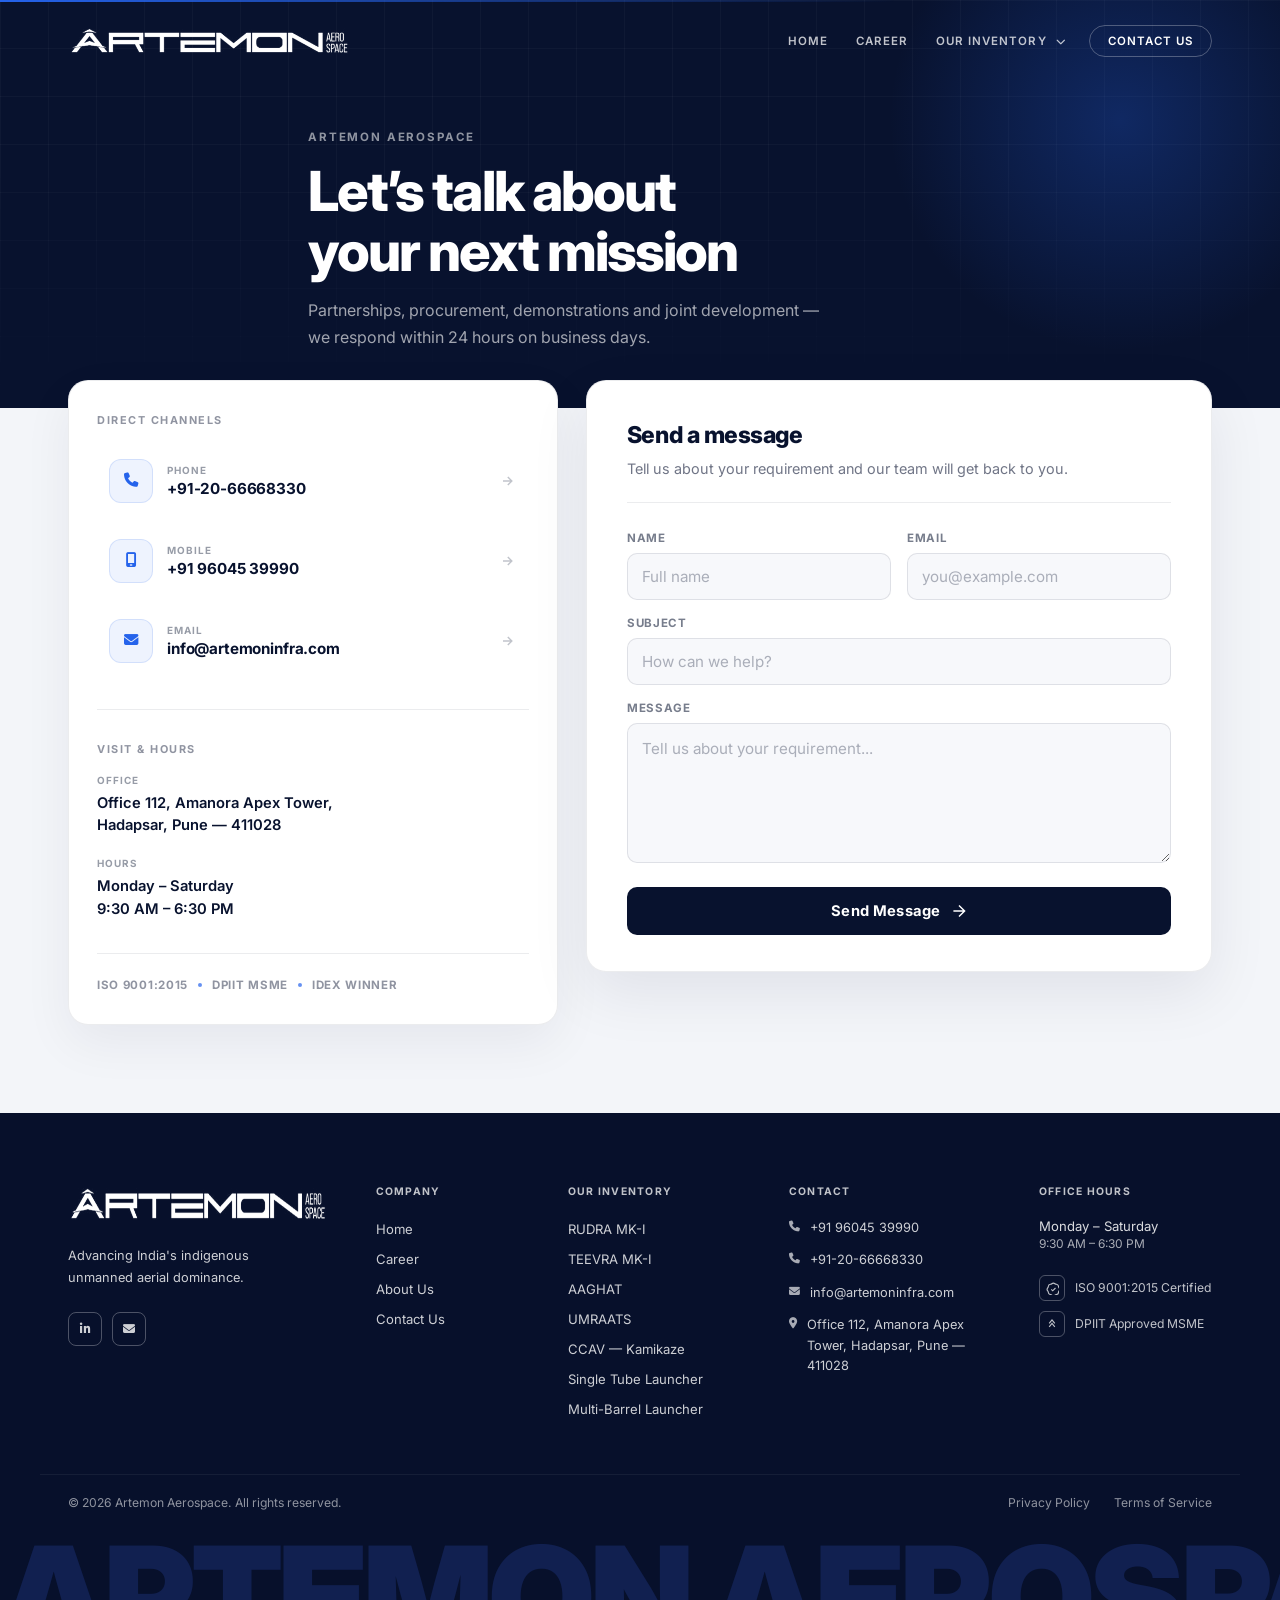
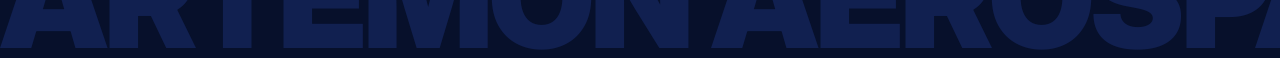
<file: contact.html>
<!DOCTYPE html>
<html lang="en">
<head>
  <meta charset="UTF-8">
  <meta name="viewport" content="width=device-width, initial-scale=1.0">
  <title>Contact Us — Artemon Aerospace</title>
  <meta name="description" content="Contact Artemon Aerospace for partnerships, procurement, demonstrations and joint development opportunities. Office in Hadapsar, Pune.">
  <link rel="stylesheet" href="style.css">
  <link rel="stylesheet" href="contact.css">
  <link rel="stylesheet" href="https://cdnjs.cloudflare.com/ajax/libs/font-awesome/6.5.0/css/all.min.css">
  <link href="https://fonts.googleapis.com/css2?family=Inter:wght@300;400;500;600;700;800&display=swap" rel="stylesheet">
</head>
<body class="ct-page">

  <header class="site-header scrolled" id="siteHeader">
    <div class="header-stripe"></div>
    <div class="container header-inner">
      <a href="index.html" class="site-logo">
        <img src="assets/images/logo-white.png" alt="Artemon Aerospace" width="160" height="40"
             onerror="this.src='assets/images/logo-light.png'">
      </a>
      <button class="hamburger" id="hamburger" aria-label="Toggle menu" aria-expanded="false">
        <span></span><span></span><span></span>
      </button>
      <nav class="main-nav" role="navigation">
        <ul class="nav-list" id="navList">
          <li><a href="index.html" class="nav-a">HOME</a></li>
          <li><a href="career.html" class="nav-a">CAREER</a></li>
          <li class="has-drop">
            <a href="inventory.html" class="nav-a drop-trigger">OUR INVENTORY <i class="fas fa-chevron-down"></i></a>
            <ul class="drop-menu">
              <li><a href="teevra.html">TEEVRA MK-I</a></li>
              <li><a href="inventory.html#rudra">RUDRA MK-I</a></li>
              <li><a href="inventory.html#single-tube">Single Tube Pneumatic Launcher</a></li>
              <li><a href="inventory.html#multi-barrel">Multi-Barrel Pneumatic Launcher</a></li>
              <li><a href="inventory.html#aaghat">AAGHAT</a></li>
              <li><a href="inventory.html#umraats">UMRAATS</a></li>
              <li><a href="inventory.html#ccav">CCAV — Kamikaze</a></li>
            </ul>
          </li>
          <li><a href="contact.html" class="nav-a nav-a--cta active">CONTACT US</a></li>
        </ul>
      </nav>
    </div>
  </header>

  <!-- Hero -->
  <section class="ct-hero">
    <div class="ct-hero-bg" aria-hidden="true"></div>
    <div class="ct-hero-glow" aria-hidden="true"></div>
    <div class="container ct-hero-body">
      <p class="ct-brand">Artemon Aerospace</p>
      <h1 class="ct-hero-h1">Let’s talk about<br>your next mission</h1>
      <p class="ct-hero-sub">Partnerships, procurement, demonstrations and joint development — we respond within 24 hours on business days.</p>
    </div>
  </section>

  <!-- Main: info + form -->
  <section class="ct-main" id="contact">
    <div class="container ct-layout">

      <aside class="ct-aside">
        <div class="ct-aside-block">
          <h2 class="ct-aside-title">Direct channels</h2>
          <ul class="ct-channels">
            <li>
              <a href="tel:+912066668330" class="ct-channel">
                <span class="ct-channel-ico" aria-hidden="true"><i class="fas fa-phone"></i></span>
                <span class="ct-channel-body">
                  <span class="ct-channel-label">Phone</span>
                  <span class="ct-channel-val">+91-20-66668330</span>
                </span>
                <span class="ct-channel-arrow" aria-hidden="true">
                  <svg viewBox="0 0 20 20" fill="none" stroke="currentColor" stroke-width="1.8"><path d="M5 10h10M11 5l5 5-5 5"/></svg>
                </span>
              </a>
            </li>
            <li>
              <a href="tel:+919604539990" class="ct-channel">
                <span class="ct-channel-ico" aria-hidden="true"><i class="fas fa-mobile-screen"></i></span>
                <span class="ct-channel-body">
                  <span class="ct-channel-label">Mobile</span>
                  <span class="ct-channel-val">+91 96045 39990</span>
                </span>
                <span class="ct-channel-arrow" aria-hidden="true">
                  <svg viewBox="0 0 20 20" fill="none" stroke="currentColor" stroke-width="1.8"><path d="M5 10h10M11 5l5 5-5 5"/></svg>
                </span>
              </a>
            </li>
            <li>
              <a href="mailto:info@artemoninfra.com" class="ct-channel">
                <span class="ct-channel-ico" aria-hidden="true"><i class="fas fa-envelope"></i></span>
                <span class="ct-channel-body">
                  <span class="ct-channel-label">Email</span>
                  <span class="ct-channel-val">info@artemoninfra.com</span>
                </span>
                <span class="ct-channel-arrow" aria-hidden="true">
                  <svg viewBox="0 0 20 20" fill="none" stroke="currentColor" stroke-width="1.8"><path d="M5 10h10M11 5l5 5-5 5"/></svg>
                </span>
              </a>
            </li>
          </ul>
        </div>

        <div class="ct-aside-block">
          <h2 class="ct-aside-title">Visit &amp; hours</h2>
          <div class="ct-info-rows">
            <div class="ct-info-row">
              <span class="ct-info-label">Office</span>
              <p>Office 112, Amanora Apex Tower,<br>Hadapsar, Pune — 411028</p>
            </div>
            <div class="ct-info-row">
              <span class="ct-info-label">Hours</span>
              <p>Monday – Saturday<br>9:30 AM – 6:30 PM</p>
            </div>
          </div>
        </div>

        <div class="ct-trust">
          <span>ISO 9001:2015</span>
          <span class="ct-trust-dot" aria-hidden="true"></span>
          <span>DPIIT MSME</span>
          <span class="ct-trust-dot" aria-hidden="true"></span>
          <span>iDEX Winner</span>
        </div>
      </aside>

      <div class="ct-form-panel">
        <div class="ct-form-head">
          <h2>Send a message</h2>
          <p>Tell us about your requirement and our team will get back to you.</p>
        </div>

        <form id="contactForm" class="ct-form" novalidate>
          <div class="ct-form-row">
            <div class="ct-field">
              <label class="ct-label" for="cf-name">Name</label>
              <input id="cf-name" class="ct-input" type="text" name="name" placeholder="Full name" required>
            </div>
            <div class="ct-field">
              <label class="ct-label" for="cf-email">Email</label>
              <input id="cf-email" class="ct-input" type="email" name="email" placeholder="you@example.com" required>
            </div>
          </div>

          <div class="ct-field">
            <label class="ct-label" for="cf-subject">Subject</label>
            <input id="cf-subject" class="ct-input" type="text" name="subject" placeholder="How can we help?" required>
          </div>

          <div class="ct-field">
            <label class="ct-label" for="cf-message">Message</label>
            <textarea id="cf-message" class="ct-input ct-textarea" name="message" placeholder="Tell us about your requirement..." required></textarea>
          </div>

          <input type="text" name="company" style="display:none" tabindex="-1" autocomplete="off">

          <button type="submit" class="ct-submit" id="cfSubmit">
            <span class="cf-btn-text">Send Message</span>
            <svg viewBox="0 0 20 20" fill="none" stroke="currentColor" stroke-width="1.8" aria-hidden="true"><path d="M3 10h14M10 3l7 7-7 7"/></svg>
          </button>

          <div class="cf-msg cf-success" id="cfSuccess">
            <svg viewBox="0 0 20 20" fill="none" stroke="currentColor" stroke-width="2"><circle cx="10" cy="10" r="8"/><path d="M7 10l2 2 4-4"/></svg>
            Message sent successfully. We'll be in touch soon.
          </div>
          <div class="cf-msg cf-error" id="cfError">
            <svg viewBox="0 0 20 20" fill="none" stroke="currentColor" stroke-width="2"><circle cx="10" cy="10" r="8"/><path d="M10 6v4M10 14h.01"/></svg>
            Something went wrong. Please try again.
          </div>
        </form>
      </div>

    </div>
  </section>

  <footer class="site-footer" id="footer">
    <div class="container footer-main">
      <div class="footer-col footer-brand">
        <a href="index.html" class="footer-logo-link">
          <img src="assets/images/logo-white.png" alt="Artemon Aerospace" class="footer-logo"
               onerror="this.src='assets/images/logo-light.png'">
        </a>
        <p class="footer-tagline">Advancing India's indigenous<br>unmanned aerial dominance.</p>
        <div class="footer-socials">
          <a href="#" class="footer-social-btn" aria-label="LinkedIn"><i class="fa-brands fa-linkedin-in"></i></a>
          <a href="mailto:info@artemoninfra.com" class="footer-social-btn" aria-label="Email"><i class="fas fa-envelope"></i></a>
        </div>
      </div>
      <div class="footer-col footer-accordion">
        <button class="footer-col-title footer-acc-btn" aria-expanded="false">Company <svg class="footer-acc-ico" viewBox="0 0 16 16" fill="none" stroke="currentColor" stroke-width="2"><path d="M4 6l4 4 4-4"/></svg></button>
        <div class="footer-acc-body"><ul class="footer-links">
          <li><a href="index.html">Home</a></li>
          <li><a href="career.html">Career</a></li>
          <li><a href="index.html#about">About Us</a></li>
          <li><a href="contact.html">Contact Us</a></li>
        </ul></div>
      </div>
      <div class="footer-col footer-accordion">
        <button class="footer-col-title footer-acc-btn" aria-expanded="false">Our Inventory <svg class="footer-acc-ico" viewBox="0 0 16 16" fill="none" stroke="currentColor" stroke-width="2"><path d="M4 6l4 4 4-4"/></svg></button>
        <div class="footer-acc-body"><ul class="footer-links">
          <li><a href="inventory.html#rudra">RUDRA MK-I</a></li>
          <li><a href="teevra.html">TEEVRA MK-I</a></li>
          <li><a href="inventory.html#aaghat">AAGHAT</a></li>
          <li><a href="inventory.html#umraats">UMRAATS</a></li>
          <li><a href="inventory.html#ccav">CCAV &mdash; Kamikaze</a></li>
          <li><a href="inventory.html#single-tube">Single Tube Launcher</a></li>
          <li><a href="inventory.html#multi-barrel">Multi-Barrel Launcher</a></li>
        </ul></div>
      </div>
      <div class="footer-col footer-accordion">
        <button class="footer-col-title footer-acc-btn" aria-expanded="false">Contact <svg class="footer-acc-ico" viewBox="0 0 16 16" fill="none" stroke="currentColor" stroke-width="2"><path d="M4 6l4 4 4-4"/></svg></button>
        <div class="footer-acc-body"><ul class="footer-contact-list">
          <li><i class="fas fa-phone"></i><span>+91 96045 39990</span></li>
          <li><i class="fas fa-phone"></i><span>+91-20-66668330</span></li>
          <li><i class="fas fa-envelope"></i><a href="mailto:info@artemoninfra.com">info@artemoninfra.com</a></li>
          <li><i class="fas fa-location-dot"></i><span>Office 112, Amanora Apex Tower, Hadapsar, Pune &mdash; 411028</span></li>
        </ul></div>
      </div>
      <div class="footer-col footer-accordion">
        <button class="footer-col-title footer-acc-btn" aria-expanded="false">Office Hours <svg class="footer-acc-ico" viewBox="0 0 16 16" fill="none" stroke="currentColor" stroke-width="2"><path d="M4 6l4 4 4-4"/></svg></button>
        <div class="footer-acc-body">
          <p class="footer-hours"><span class="footer-hours-days">Monday &ndash; Saturday</span><span class="footer-hours-time">9:30 AM &ndash; 6:30 PM</span></p>
          <div class="footer-cert"><div class="footer-cert-ico"><svg viewBox="0 0 20 20" fill="none" stroke="currentColor" stroke-width="1.6"><path d="M9 12l2 2 4-4M7.835 4.697a3.42 3.42 0 001.946-.806 3.42 3.42 0 014.438 0 3.42 3.42 0 001.946.806 3.42 3.42 0 013.138 3.138 3.42 3.42 0 00.806 1.946 3.42 3.42 0 010 4.438 3.42 3.42 0 00-.806 1.946 3.42 3.42 0 01-3.138 3.138 3.42 3.42 0 00-1.946.806 3.42 3.42 0 01-4.438 0 3.42 3.42 0 00-1.946-.806 3.42 3.42 0 01-3.138-3.138 3.42 3.42 0 00-.806-1.946 3.42 3.42 0 010-4.438 3.42 3.42 0 00.806-1.946 3.42 3.42 0 013.138-3.138z"/></svg></div><span>ISO 9001:2015 Certified</span></div>
          <div class="footer-cert"><div class="footer-cert-ico"><svg viewBox="0 0 20 20" fill="none" stroke="currentColor" stroke-width="1.6"><path d="M6 9l4-5 4 5M6 14l4-5 4 5"/></svg></div><span>DPIIT Approved MSME</span></div>
        </div>
      </div>
    </div>
    <div class="footer-bottom">
      <div class="container footer-bottom-inner">
        <p class="footer-copy">&copy; 2026 Artemon Aerospace. All rights reserved.</p>
        <div class="footer-bottom-links"><a href="#">Privacy Policy</a><a href="#">Terms of Service</a></div>
      </div>
    </div>
    <div class="footer-wordmark" aria-hidden="true">ARTEMON AEROSPACE</div>
  </footer>

  <script src="script.js"></script>
</body>
</html>
</file>
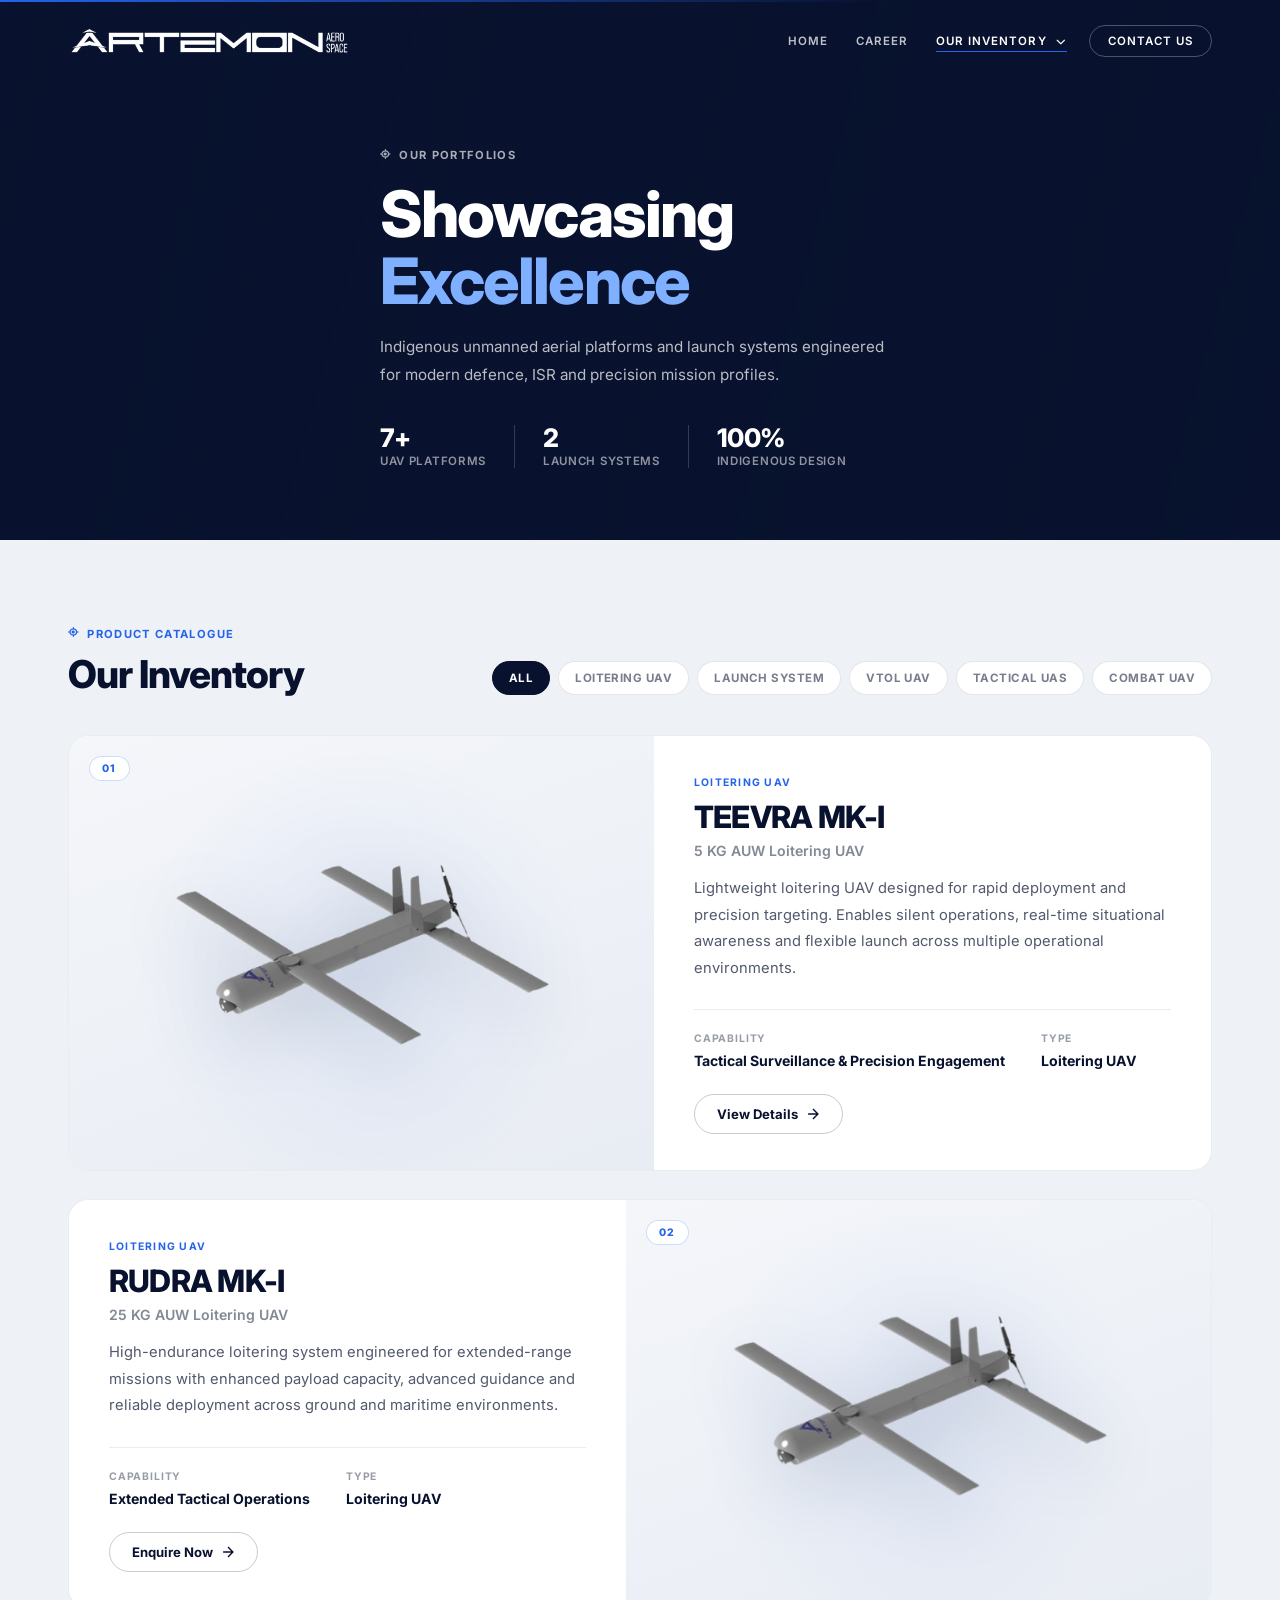
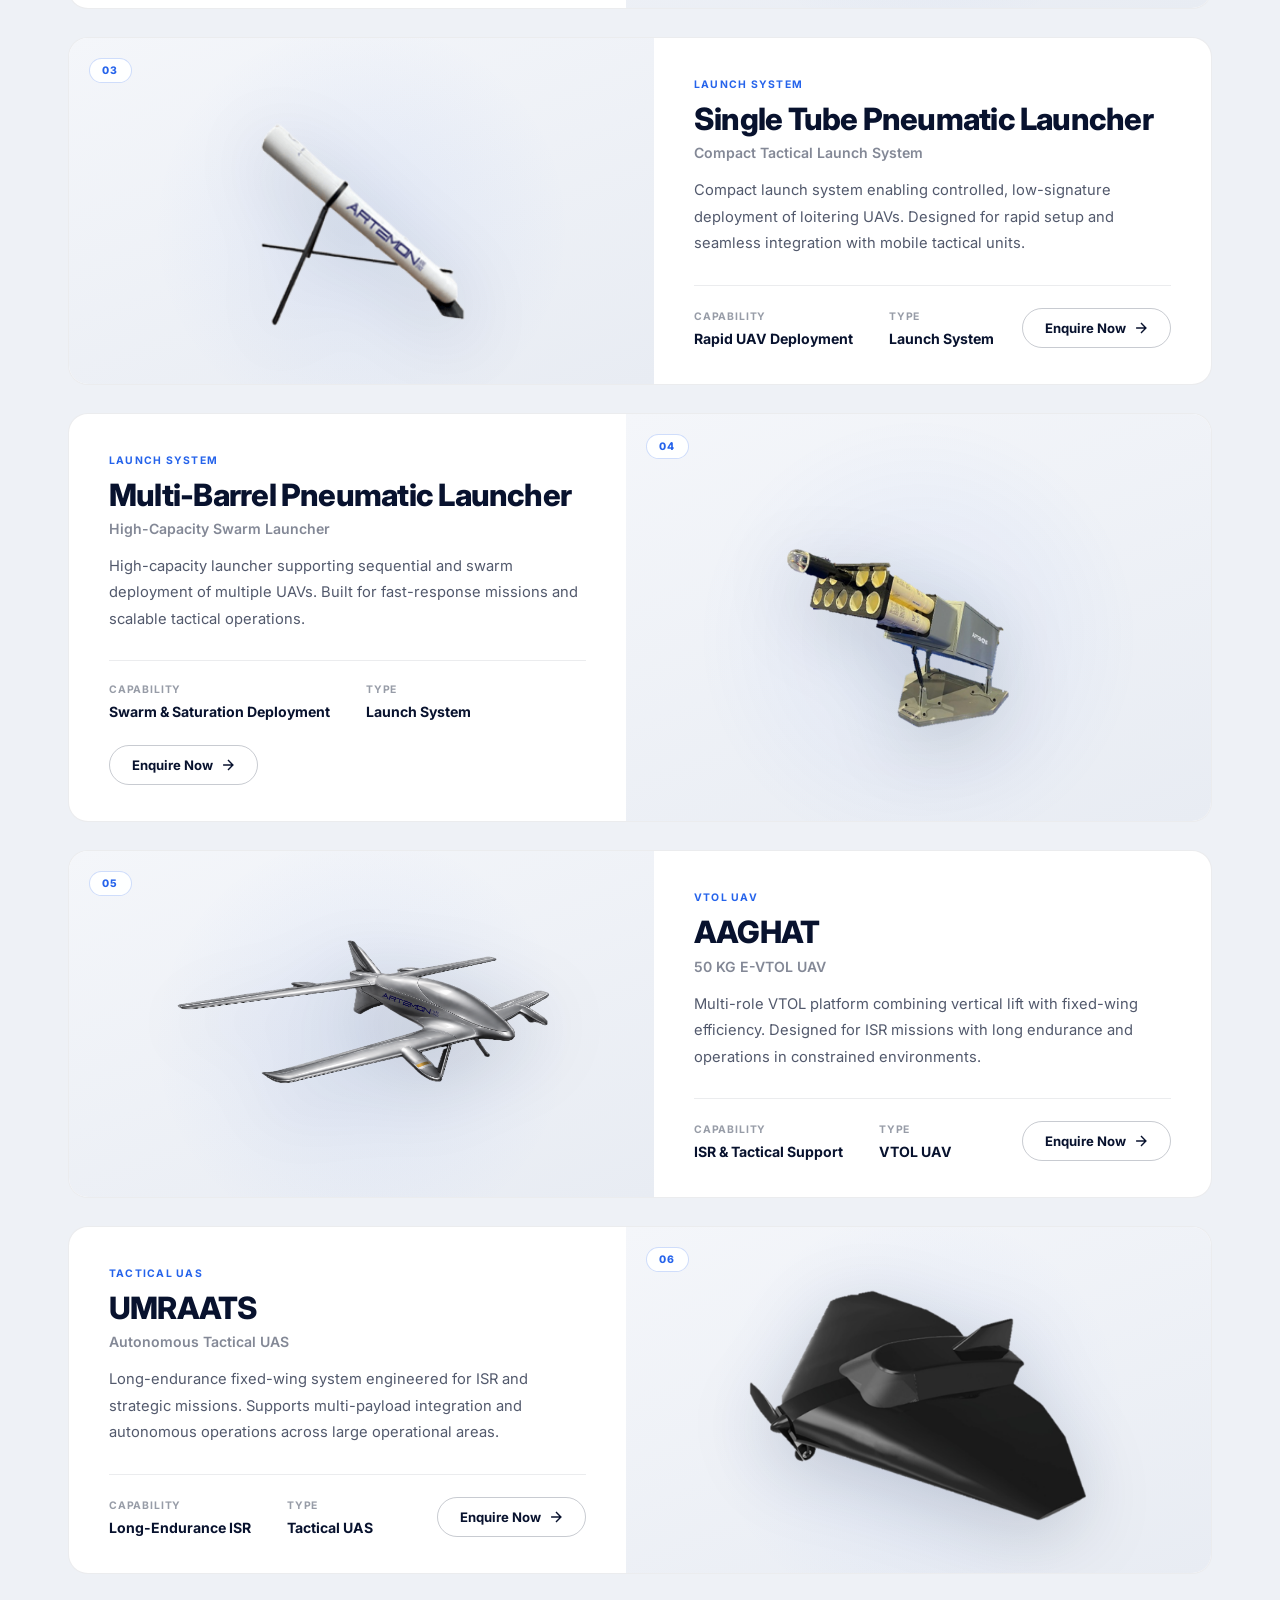
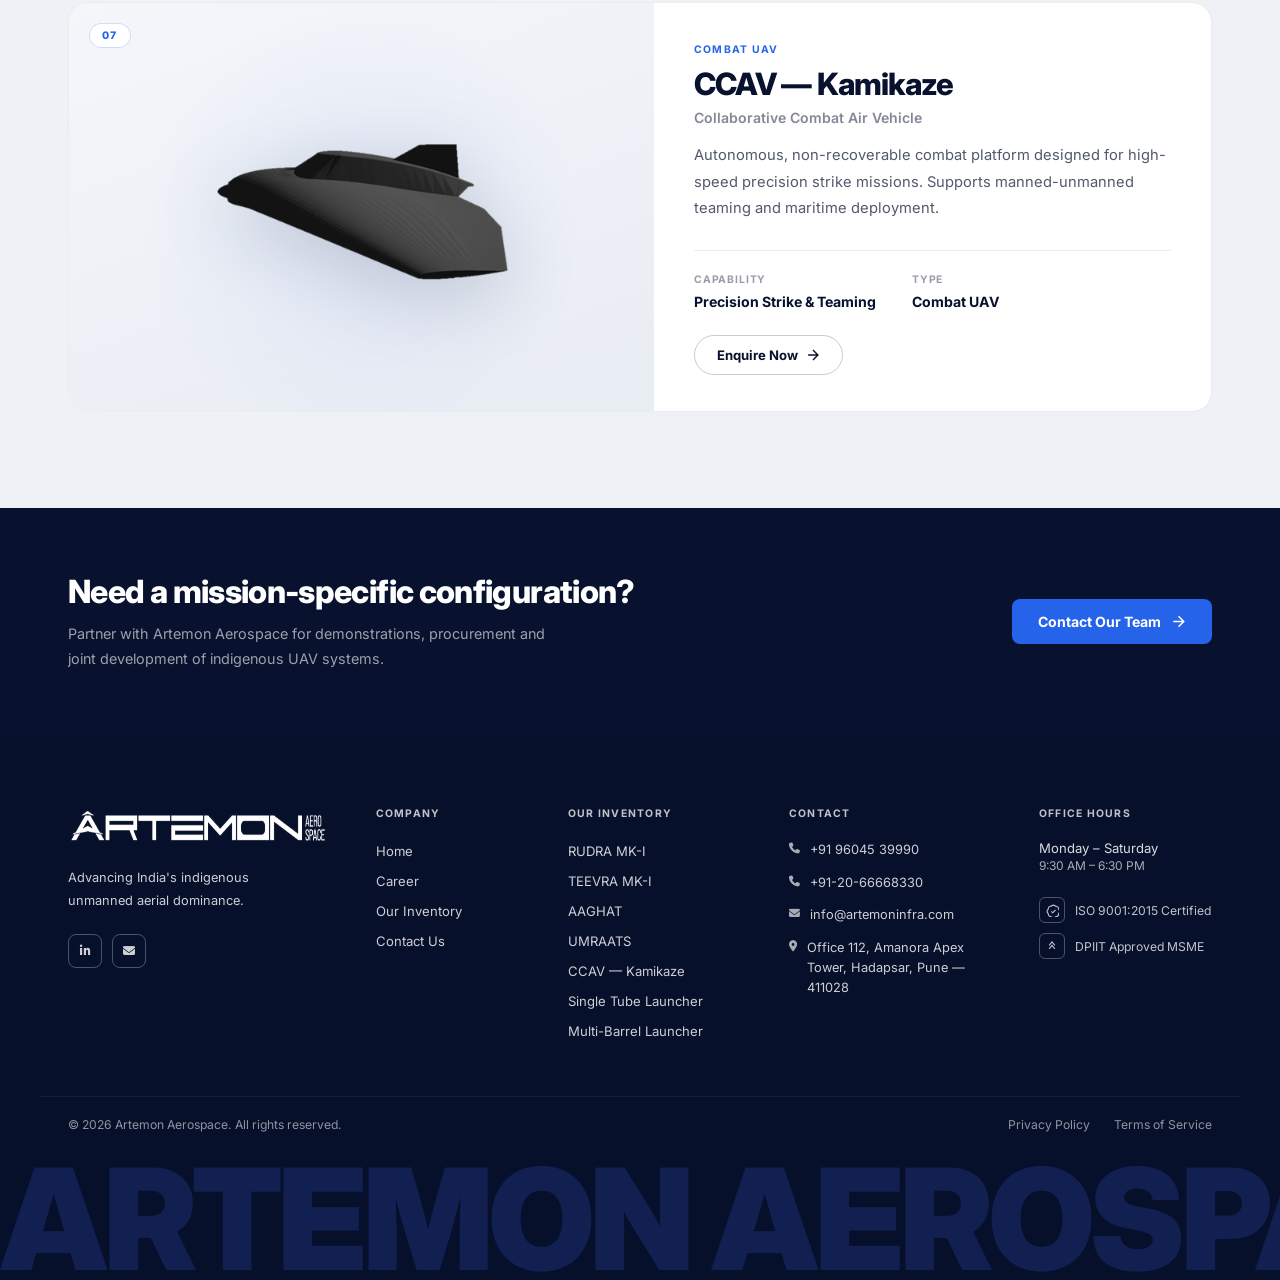
<file: inventory.html>
﻿<!DOCTYPE html>
<html lang="en">
<head>
  <meta charset="UTF-8">
  <meta name="viewport" content="width=device-width, initial-scale=1.0">
  <title>Our Inventory — Artemon Aerospace</title>
  <link rel="stylesheet" href="style.css">
  <link rel="stylesheet" href="inventory.css">
  <link rel="stylesheet" href="https://cdnjs.cloudflare.com/ajax/libs/font-awesome/6.5.0/css/all.min.css">
  <link href="https://fonts.googleapis.com/css2?family=Inter:wght@300;400;500;600;700;800&display=swap" rel="stylesheet">
</head>
<body>

  <header class="site-header scrolled" id="siteHeader">
    <div class="header-stripe"></div>
    <div class="container header-inner">
      <a href="index.html" class="site-logo">
        <img src="assets/images/logo-white.png" alt="Artemon Aerospace" width="160" height="40"
             onerror="this.src='assets/images/logo-light.png'">
      </a>
      <button class="hamburger" id="hamburger" aria-label="Toggle menu" aria-expanded="false">
        <span></span><span></span><span></span>
      </button>
      <nav class="main-nav" role="navigation">
        <ul class="nav-list" id="navList">
          <li><a href="index.html" class="nav-a">HOME</a></li>
          <li><a href="career.html" class="nav-a">CAREER</a></li>
          <li class="has-drop">
            <a href="inventory.html" class="nav-a drop-trigger active">OUR INVENTORY <i class="fas fa-chevron-down"></i></a>
            <ul class="drop-menu">
              <li><a href="teevra.html">TEEVRA MK-I</a></li>
              <li><a href="inventory.html#rudra">RUDRA MK-I</a></li>
              <li><a href="inventory.html#single-tube">Single Tube Pneumatic Launcher</a></li>
              <li><a href="inventory.html#multi-barrel">Multi-Barrel Pneumatic Launcher</a></li>
              <li><a href="inventory.html#aaghat">AAGHAT | 50 KG Electric VTOL UAV</a></li>
              <li><a href="inventory.html#umraats">UMRAATS</a></li>
              <li><a href="inventory.html#ccav">CCAV — Kamikaze</a></li>
            </ul>
          </li>
          <li><a href="contact.html" class="nav-a nav-a--cta">CONTACT US</a></li>
        </ul>
      </nav>
    </div>
  </header>

  <!-- Hero -->
  <section class="inv-hero">
    <div class="inv-hero-bg" aria-hidden="true"></div>
    <div class="container inv-hero-body">
      <div class="inv-hero-label">
        <i class="fas fa-location-crosshairs"></i>
        <span>Our Portfolios</span>
      </div>
      <h1 class="inv-hero-h1">Showcasing<br><em>Excellence</em></h1>
      <p class="inv-hero-sub">Indigenous unmanned aerial platforms and launch systems engineered for modern defence, ISR and precision mission profiles.</p>
      <div class="inv-hero-stats">
        <div class="inv-stat"><strong>7+</strong><span>UAV Platforms</span></div>
        <div class="inv-stat"><strong>2</strong><span>Launch Systems</span></div>
        <div class="inv-stat"><strong>100%</strong><span>Indigenous Design</span></div>
      </div>
    </div>
  </section>

  <!-- Catalogue -->
  <section class="inv-catalogue" id="catalogue">
    <div class="container">

      <div class="inv-toolbar">
        <div class="inv-toolbar-left">
          <div class="inv-sec-label">
            <i class="fas fa-location-crosshairs"></i>
            <span>Product Catalogue</span>
          </div>
          <h2 class="inv-sec-h2">Our Inventory</h2>
        </div>
        <div class="inv-filters" role="tablist" aria-label="Filter products">
          <button type="button" class="inv-filter is-active" data-filter="all">All</button>
          <button type="button" class="inv-filter" data-filter="loitering">Loitering UAV</button>
          <button type="button" class="inv-filter" data-filter="launch">Launch System</button>
          <button type="button" class="inv-filter" data-filter="vtol">VTOL UAV</button>
          <button type="button" class="inv-filter" data-filter="tactical">Tactical UAS</button>
          <button type="button" class="inv-filter" data-filter="combat">Combat UAV</button>
        </div>
      </div>

      <div class="inv-list">

        <article class="inv-row" id="teevra" data-type="loitering">
          <div class="inv-row-media">
            <span class="inv-row-num">01</span>
            <img src="assets/images/inventory/teevra.png" alt="TEEVRA MK-I Loitering UAV">
          </div>
          <div class="inv-row-body">
            <div class="inv-row-type">Loitering UAV</div>
            <h3 class="inv-row-title">TEEVRA MK-I</h3>
            <p class="inv-row-spec">5 KG AUW Loitering UAV</p>
            <p class="inv-row-desc">Lightweight loitering UAV designed for rapid deployment and precision targeting. Enables silent operations, real-time situational awareness and flexible launch across multiple operational environments.</p>
            <div class="inv-row-foot">
              <div class="inv-row-meta">
                <div><span>Capability</span><strong>Tactical Surveillance &amp; Precision Engagement</strong></div>
                <div><span>Type</span><strong>Loitering UAV</strong></div>
              </div>
              <a href="teevra.html" class="inv-row-cta">View Details <svg viewBox="0 0 20 20" fill="none" stroke="currentColor" stroke-width="2"><path d="M3 10h14M10 3l7 7-7 7"/></svg></a>
            </div>
          </div>
        </article>

        <article class="inv-row" id="rudra" data-type="loitering">
          <div class="inv-row-media">
            <span class="inv-row-num">02</span>
            <img src="assets/images/inventory/rudra.png" alt="RUDRA MK-I Loitering UAV">
          </div>
          <div class="inv-row-body">
            <div class="inv-row-type">Loitering UAV</div>
            <h3 class="inv-row-title">RUDRA MK-I</h3>
            <p class="inv-row-spec">25 KG AUW Loitering UAV</p>
            <p class="inv-row-desc">High-endurance loitering system engineered for extended-range missions with enhanced payload capacity, advanced guidance and reliable deployment across ground and maritime environments.</p>
            <div class="inv-row-foot">
              <div class="inv-row-meta">
                <div><span>Capability</span><strong>Extended Tactical Operations</strong></div>
                <div><span>Type</span><strong>Loitering UAV</strong></div>
              </div>
              <a href="contact.html" class="inv-row-cta">Enquire Now <svg viewBox="0 0 20 20" fill="none" stroke="currentColor" stroke-width="2"><path d="M3 10h14M10 3l7 7-7 7"/></svg></a>
            </div>
          </div>
        </article>

        <article class="inv-row" id="single-tube" data-type="launch">
          <div class="inv-row-media">
            <span class="inv-row-num">03</span>
            <img src="assets/images/inventory/single-tube-launcher.png" alt="Single Tube Pneumatic Launcher">
          </div>
          <div class="inv-row-body">
            <div class="inv-row-type">Launch System</div>
            <h3 class="inv-row-title">Single Tube Pneumatic Launcher</h3>
            <p class="inv-row-spec">Compact Tactical Launch System</p>
            <p class="inv-row-desc">Compact launch system enabling controlled, low-signature deployment of loitering UAVs. Designed for rapid setup and seamless integration with mobile tactical units.</p>
            <div class="inv-row-foot">
              <div class="inv-row-meta">
                <div><span>Capability</span><strong>Rapid UAV Deployment</strong></div>
                <div><span>Type</span><strong>Launch System</strong></div>
              </div>
              <a href="contact.html" class="inv-row-cta">Enquire Now <svg viewBox="0 0 20 20" fill="none" stroke="currentColor" stroke-width="2"><path d="M3 10h14M10 3l7 7-7 7"/></svg></a>
            </div>
          </div>
        </article>

        <article class="inv-row" id="multi-barrel" data-type="launch">
          <div class="inv-row-media">
            <span class="inv-row-num">04</span>
            <img src="assets/images/inventory/multi-barrel-launcher.png" alt="Multi-Barrel Pneumatic Launcher">
          </div>
          <div class="inv-row-body">
            <div class="inv-row-type">Launch System</div>
            <h3 class="inv-row-title">Multi-Barrel Pneumatic Launcher</h3>
            <p class="inv-row-spec">High-Capacity Swarm Launcher</p>
            <p class="inv-row-desc">High-capacity launcher supporting sequential and swarm deployment of multiple UAVs. Built for fast-response missions and scalable tactical operations.</p>
            <div class="inv-row-foot">
              <div class="inv-row-meta">
                <div><span>Capability</span><strong>Swarm &amp; Saturation Deployment</strong></div>
                <div><span>Type</span><strong>Launch System</strong></div>
              </div>
              <a href="contact.html" class="inv-row-cta">Enquire Now <svg viewBox="0 0 20 20" fill="none" stroke="currentColor" stroke-width="2"><path d="M3 10h14M10 3l7 7-7 7"/></svg></a>
            </div>
          </div>
        </article>

        <article class="inv-row" id="aaghat" data-type="vtol">
          <div class="inv-row-media">
            <span class="inv-row-num">05</span>
            <img src="assets/images/inventory/aaghat.png" alt="AAGHAT 50 KG E-VTOL UAV">
          </div>
          <div class="inv-row-body">
            <div class="inv-row-type">VTOL UAV</div>
            <h3 class="inv-row-title">AAGHAT</h3>
            <p class="inv-row-spec">50 KG E-VTOL UAV</p>
            <p class="inv-row-desc">Multi-role VTOL platform combining vertical lift with fixed-wing efficiency. Designed for ISR missions with long endurance and operations in constrained environments.</p>
            <div class="inv-row-foot">
              <div class="inv-row-meta">
                <div><span>Capability</span><strong>ISR &amp; Tactical Support</strong></div>
                <div><span>Type</span><strong>VTOL UAV</strong></div>
              </div>
              <a href="contact.html" class="inv-row-cta">Enquire Now <svg viewBox="0 0 20 20" fill="none" stroke="currentColor" stroke-width="2"><path d="M3 10h14M10 3l7 7-7 7"/></svg></a>
            </div>
          </div>
        </article>

        <article class="inv-row" id="umraats" data-type="tactical">
          <div class="inv-row-media">
            <span class="inv-row-num">06</span>
            <img src="assets/images/inventory/umraats.png" alt="UMRAATS Autonomous Tactical UAS">
          </div>
          <div class="inv-row-body">
            <div class="inv-row-type">Tactical UAS</div>
            <h3 class="inv-row-title">UMRAATS</h3>
            <p class="inv-row-spec">Autonomous Tactical UAS</p>
            <p class="inv-row-desc">Long-endurance fixed-wing system engineered for ISR and strategic missions. Supports multi-payload integration and autonomous operations across large operational areas.</p>
            <div class="inv-row-foot">
              <div class="inv-row-meta">
                <div><span>Capability</span><strong>Long-Endurance ISR</strong></div>
                <div><span>Type</span><strong>Tactical UAS</strong></div>
              </div>
              <a href="contact.html" class="inv-row-cta">Enquire Now <svg viewBox="0 0 20 20" fill="none" stroke="currentColor" stroke-width="2"><path d="M3 10h14M10 3l7 7-7 7"/></svg></a>
            </div>
          </div>
        </article>

        <article class="inv-row" id="ccav" data-type="combat">
          <div class="inv-row-media">
            <span class="inv-row-num">07</span>
            <img src="assets/images/inventory/ccav-kamikaze.png" alt="CCAV Kamikaze Collaborative Combat Air Vehicle">
          </div>
          <div class="inv-row-body">
            <div class="inv-row-type">Combat UAV</div>
            <h3 class="inv-row-title">CCAV — Kamikaze</h3>
            <p class="inv-row-spec">Collaborative Combat Air Vehicle</p>
            <p class="inv-row-desc">Autonomous, non-recoverable combat platform designed for high-speed precision strike missions. Supports manned-unmanned teaming and maritime deployment.</p>
            <div class="inv-row-foot">
              <div class="inv-row-meta">
                <div><span>Capability</span><strong>Precision Strike &amp; Teaming</strong></div>
                <div><span>Type</span><strong>Combat UAV</strong></div>
              </div>
              <a href="contact.html" class="inv-row-cta">Enquire Now <svg viewBox="0 0 20 20" fill="none" stroke="currentColor" stroke-width="2"><path d="M3 10h14M10 3l7 7-7 7"/></svg></a>
            </div>
          </div>
        </article>

      </div>
    </div>
  </section>

  <!-- CTA -->
  <section class="inv-cta">
    <div class="container inv-cta-inner">
      <div>
        <h2>Need a mission-specific configuration?</h2>
        <p>Partner with Artemon Aerospace for demonstrations, procurement and joint development of indigenous UAV systems.</p>
      </div>
      <a href="contact.html" class="inv-cta-btn">
        Contact Our Team
        <svg viewBox="0 0 20 20" fill="none" stroke="currentColor" stroke-width="2"><path d="M3 10h14M10 3l7 7-7 7"/></svg>
      </a>
    </div>
  </section>

  <footer class="site-footer" id="footer">
    <div class="container footer-main">
      <div class="footer-col footer-brand">
        <a href="index.html" class="footer-logo-link">
          <img src="assets/images/logo-white.png" alt="Artemon Aerospace" class="footer-logo"
               onerror="this.src='assets/images/logo-light.png'">
        </a>
        <p class="footer-tagline">Advancing India's indigenous<br>unmanned aerial dominance.</p>
        <div class="footer-socials">
          <a href="#" class="footer-social-btn" aria-label="LinkedIn"><i class="fa-brands fa-linkedin-in"></i></a>
          <a href="mailto:info@artemoninfra.com" class="footer-social-btn" aria-label="Email"><i class="fas fa-envelope"></i></a>
        </div>
      </div>
      <div class="footer-col footer-accordion">
        <button class="footer-col-title footer-acc-btn" aria-expanded="false">Company <svg class="footer-acc-ico" viewBox="0 0 16 16" fill="none" stroke="currentColor" stroke-width="2"><path d="M4 6l4 4 4-4"/></svg></button>
        <div class="footer-acc-body"><ul class="footer-links">
          <li><a href="index.html">Home</a></li>
          <li><a href="career.html">Career</a></li>
          <li><a href="inventory.html">Our Inventory</a></li>
          <li><a href="contact.html">Contact Us</a></li>
        </ul></div>
      </div>
      <div class="footer-col footer-accordion">
        <button class="footer-col-title footer-acc-btn" aria-expanded="false">Our Inventory <svg class="footer-acc-ico" viewBox="0 0 16 16" fill="none" stroke="currentColor" stroke-width="2"><path d="M4 6l4 4 4-4"/></svg></button>
        <div class="footer-acc-body"><ul class="footer-links">
          <li><a href="inventory.html#rudra">RUDRA MK-I</a></li>
          <li><a href="teevra.html">TEEVRA MK-I</a></li>
          <li><a href="inventory.html#aaghat">AAGHAT</a></li>
          <li><a href="inventory.html#umraats">UMRAATS</a></li>
          <li><a href="inventory.html#ccav">CCAV &mdash; Kamikaze</a></li>
          <li><a href="inventory.html#single-tube">Single Tube Launcher</a></li>
          <li><a href="inventory.html#multi-barrel">Multi-Barrel Launcher</a></li>
        </ul></div>
      </div>
      <div class="footer-col footer-accordion">
        <button class="footer-col-title footer-acc-btn" aria-expanded="false">Contact <svg class="footer-acc-ico" viewBox="0 0 16 16" fill="none" stroke="currentColor" stroke-width="2"><path d="M4 6l4 4 4-4"/></svg></button>
        <div class="footer-acc-body"><ul class="footer-contact-list">
          <li><i class="fas fa-phone"></i><span>+91 96045 39990</span></li>
          <li><i class="fas fa-phone"></i><span>+91-20-66668330</span></li>
          <li><i class="fas fa-envelope"></i><a href="mailto:info@artemoninfra.com">info@artemoninfra.com</a></li>
          <li><i class="fas fa-location-dot"></i><span>Office 112, Amanora Apex Tower, Hadapsar, Pune &mdash; 411028</span></li>
        </ul></div>
      </div>
      <div class="footer-col footer-accordion">
        <button class="footer-col-title footer-acc-btn" aria-expanded="false">Office Hours <svg class="footer-acc-ico" viewBox="0 0 16 16" fill="none" stroke="currentColor" stroke-width="2"><path d="M4 6l4 4 4-4"/></svg></button>
        <div class="footer-acc-body">
          <p class="footer-hours"><span class="footer-hours-days">Monday &ndash; Saturday</span><span class="footer-hours-time">9:30 AM &ndash; 6:30 PM</span></p>
          <div class="footer-cert"><div class="footer-cert-ico"><svg viewBox="0 0 20 20" fill="none" stroke="currentColor" stroke-width="1.6"><path d="M9 12l2 2 4-4M7.835 4.697a3.42 3.42 0 001.946-.806 3.42 3.42 0 014.438 0 3.42 3.42 0 001.946.806 3.42 3.42 0 013.138 3.138 3.42 3.42 0 00.806 1.946 3.42 3.42 0 010 4.438 3.42 3.42 0 00-.806 1.946 3.42 3.42 0 01-3.138 3.138 3.42 3.42 0 00-1.946.806 3.42 3.42 0 01-4.438 0 3.42 3.42 0 00-1.946-.806 3.42 3.42 0 01-3.138-3.138 3.42 3.42 0 00-.806-1.946 3.42 3.42 0 010-4.438 3.42 3.42 0 00.806-1.946 3.42 3.42 0 013.138-3.138z"/></svg></div><span>ISO 9001:2015 Certified</span></div>
          <div class="footer-cert"><div class="footer-cert-ico"><svg viewBox="0 0 20 20" fill="none" stroke="currentColor" stroke-width="1.6"><path d="M6 9l4-5 4 5M6 14l4-5 4 5"/></svg></div><span>DPIIT Approved MSME</span></div>
        </div>
      </div>
    </div>
    <div class="footer-bottom">
      <div class="container footer-bottom-inner">
        <p class="footer-copy">&copy; 2026 Artemon Aerospace. All rights reserved.</p>
        <div class="footer-bottom-links"><a href="#">Privacy Policy</a><a href="#">Terms of Service</a></div>
      </div>
    </div>
    <div class="footer-wordmark" aria-hidden="true">ARTEMON AEROSPACE</div>
  </footer>

  <script src="https://cdn.jsdelivr.net/npm/swiper@11/swiper-bundle.min.js"></script>
  <script src="script.js"></script>
  <script>
    (function () {
      const filters = document.querySelectorAll('.inv-filter');
      const cards   = document.querySelectorAll('.inv-row');

      filters.forEach(btn => {
        btn.addEventListener('click', () => {
          filters.forEach(b => b.classList.remove('is-active'));
          btn.classList.add('is-active');
          const key = btn.dataset.filter;
          cards.forEach(card => {
            const show = key === 'all' || card.dataset.type === key;
            card.classList.toggle('is-hidden', !show);
          });
        });
      });

      // Smooth scroll to hash product on load
      if (location.hash) {
        const el = document.querySelector(location.hash);
        if (el) {
          setTimeout(() => {
            const headerH = parseInt(getComputedStyle(document.documentElement).getPropertyValue('--header-h')) || 78;
            window.scrollTo({ top: el.getBoundingClientRect().top + window.scrollY - headerH - 16, behavior: 'smooth' });
            el.classList.add('is-highlight');
            setTimeout(() => el.classList.remove('is-highlight'), 1600);
          }, 120);
        }
      }
    })();
  </script>

</body>
</html>
</file>
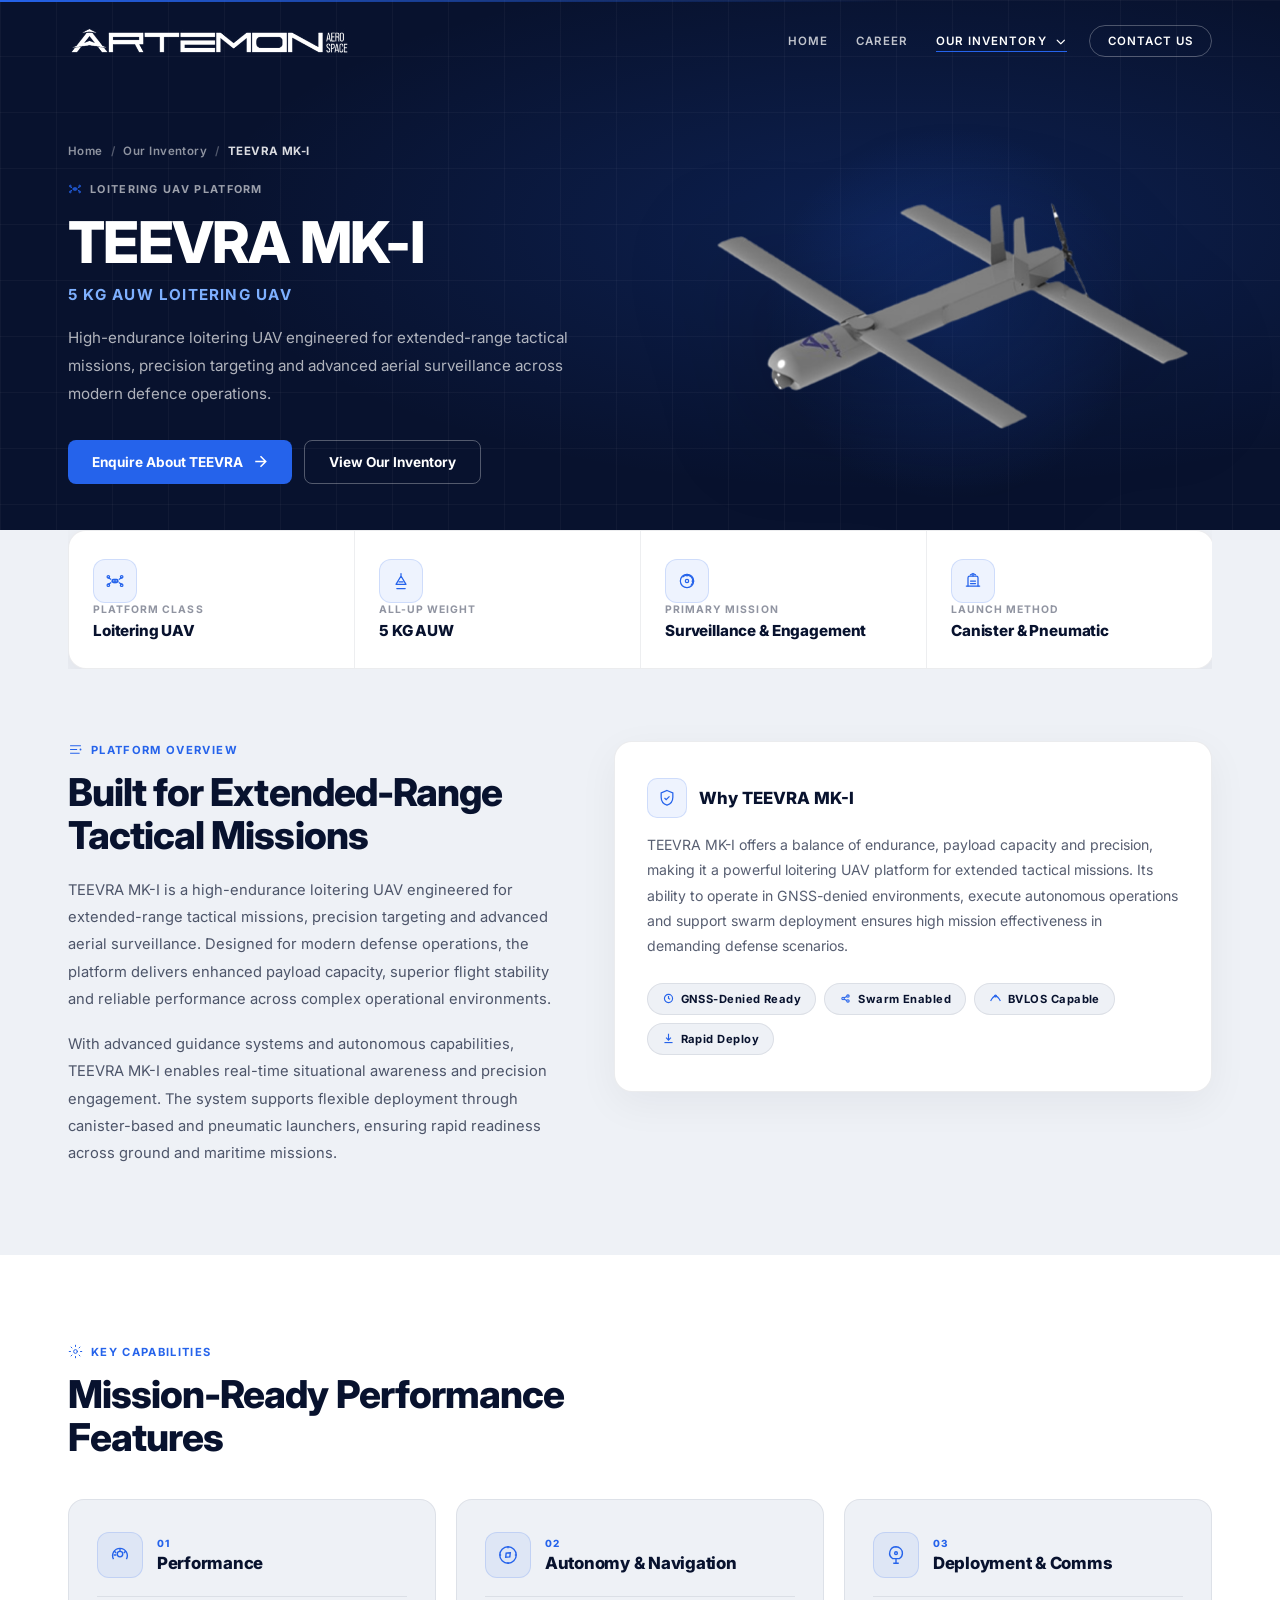
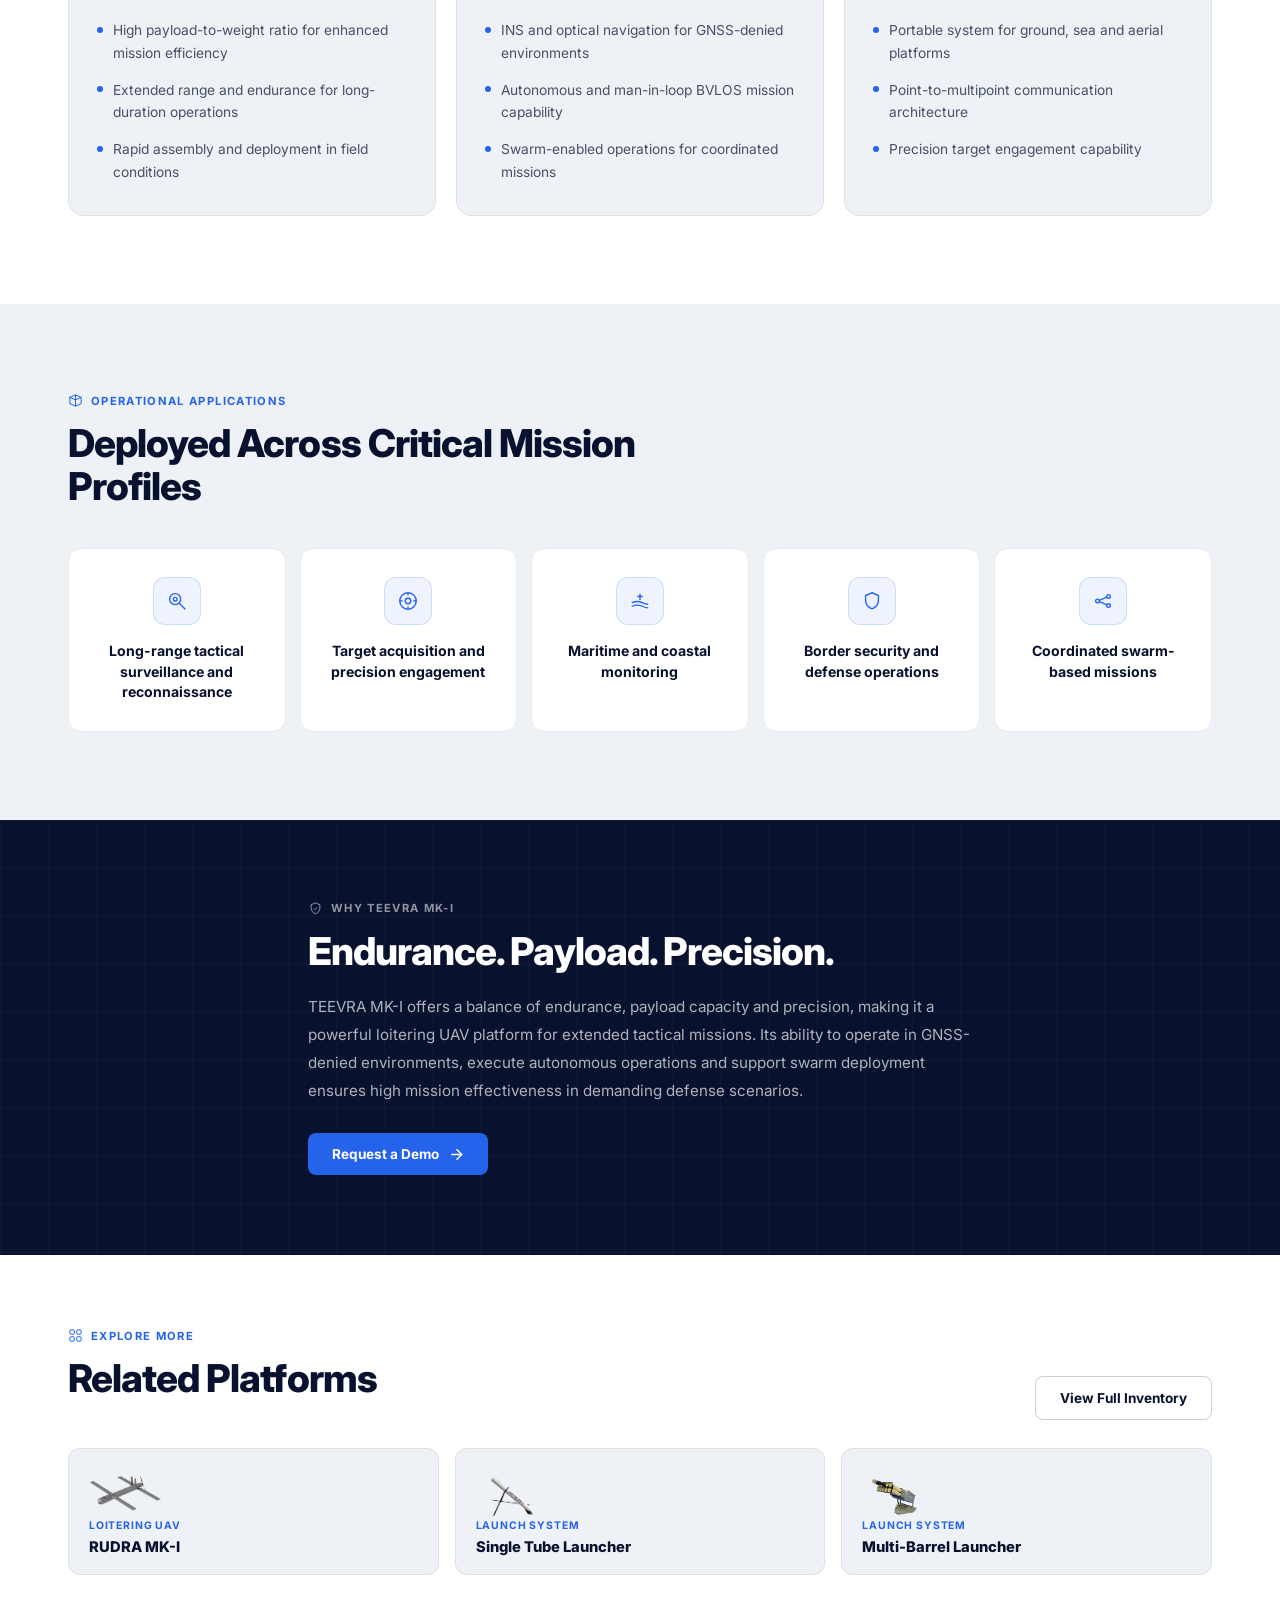
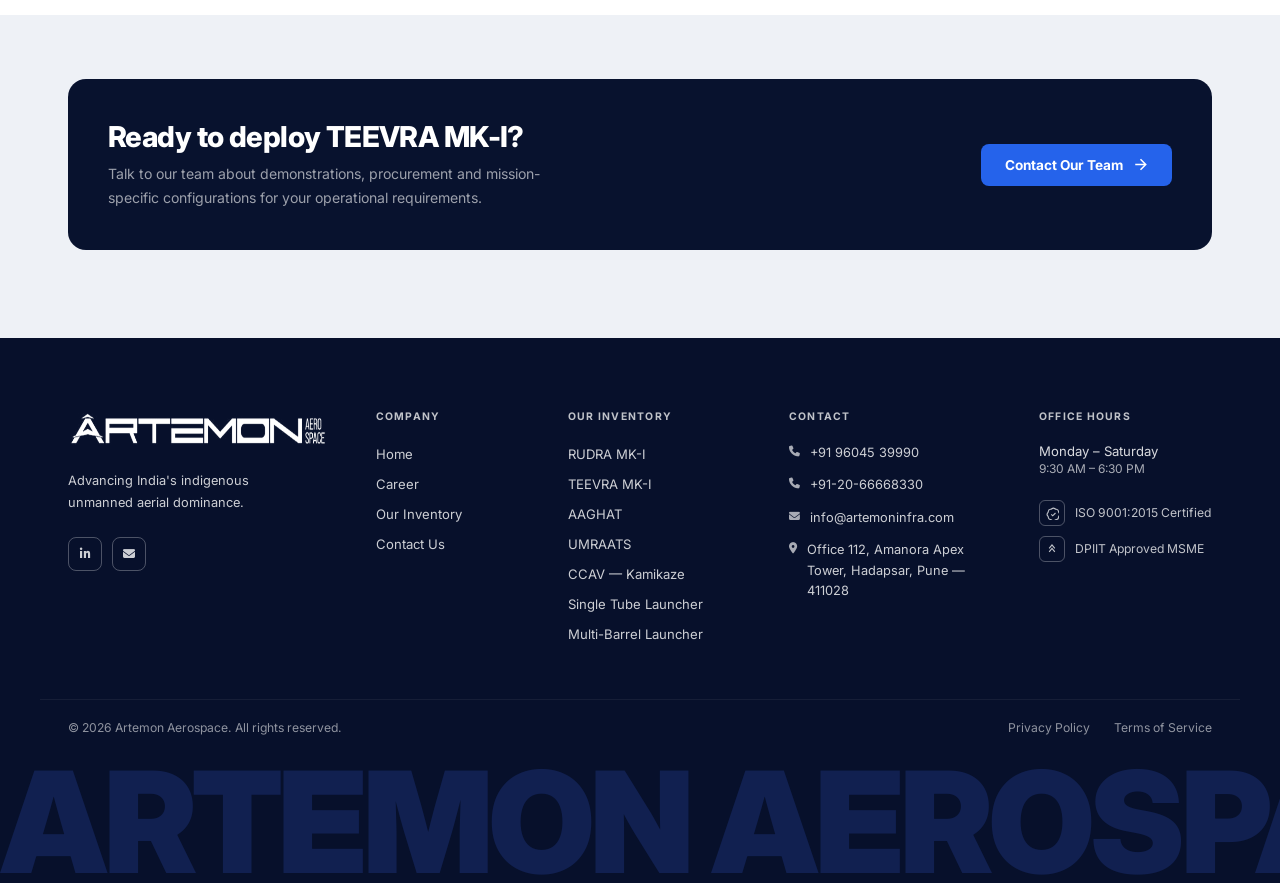
<file: teevra.html>
﻿<!DOCTYPE html>
<html lang="en">
<head>
  <meta charset="UTF-8">
  <meta name="viewport" content="width=device-width, initial-scale=1.0">
  <title>TEEVRA MK-I — Artemon Aerospace</title>
  <meta name="description" content="TEEVRA MK-I is a 5 KG AUW high-endurance loitering UAV for extended-range tactical missions, precision targeting and advanced aerial surveillance.">
  <link rel="stylesheet" href="style.css">
  <link rel="stylesheet" href="product.css">
  <link rel="stylesheet" href="https://cdn.jsdelivr.net/npm/swiper@11/swiper-bundle.min.css">
  <link rel="stylesheet" href="https://cdnjs.cloudflare.com/ajax/libs/font-awesome/6.5.0/css/all.min.css">
  <link href="https://fonts.googleapis.com/css2?family=Inter:wght@300;400;500;600;700;800&display=swap" rel="stylesheet">
</head>
<body>

  <header class="site-header scrolled" id="siteHeader">
    <div class="header-stripe"></div>
    <div class="container header-inner">
      <a href="index.html" class="site-logo">
        <img src="assets/images/logo-white.png" alt="Artemon Aerospace" width="160" height="40"
             onerror="this.src='assets/images/logo-light.png'">
      </a>
      <button class="hamburger" id="hamburger" aria-label="Toggle menu" aria-expanded="false">
        <span></span><span></span><span></span>
      </button>
      <nav class="main-nav" role="navigation">
        <ul class="nav-list" id="navList">
          <li><a href="index.html" class="nav-a">HOME</a></li>
          <li><a href="career.html" class="nav-a">CAREER</a></li>
          <li class="has-drop">
            <a href="inventory.html" class="nav-a drop-trigger active">OUR INVENTORY <i class="fas fa-chevron-down"></i></a>
            <ul class="drop-menu">
              <li><a href="teevra.html">TEEVRA MK-I</a></li>
              <li><a href="inventory.html#rudra">RUDRA MK-I</a></li>
              <li><a href="inventory.html#single-tube">Single Tube Pneumatic Launcher</a></li>
              <li><a href="inventory.html#multi-barrel">Multi-Barrel Pneumatic Launcher</a></li>
              <li><a href="inventory.html#aaghat">AAGHAT | 50 KG Electric VTOL UAV</a></li>
              <li><a href="inventory.html#umraats">UMRAATS</a></li>
              <li><a href="inventory.html#ccav">CCAV — Kamikaze</a></li>
            </ul>
          </li>
          <li><a href="contact.html" class="nav-a nav-a--cta">CONTACT US</a></li>
        </ul>
      </nav>
    </div>
  </header>

  <!-- Hero -->
  <section class="pd-hero">
    <div class="pd-hero-bg" aria-hidden="true"></div>
    <div class="container pd-hero-wrap">
      <div class="pd-hero-copy">
        <nav class="pd-crumb" aria-label="Breadcrumb">
          <a href="index.html">Home</a>
          <span>/</span>
          <a href="inventory.html">Our Inventory</a>
          <span>/</span>
          <strong>TEEVRA MK-I</strong>
        </nav>
        <div class="pd-tag">
          <svg viewBox="0 0 24 24" fill="none" stroke="currentColor" stroke-width="1.6" aria-hidden="true"><path d="M12 10v4M8 12h8"/><rect x="9" y="10" width="6" height="4" rx="1"/><path d="M4 8l3 2M20 8l-3 2M4 16l3-2M20 16l-3-2"/><circle cx="4" cy="7" r="1.5"/><circle cx="20" cy="7" r="1.5"/><circle cx="4" cy="17" r="1.5"/><circle cx="20" cy="17" r="1.5"/></svg>
          <span>Loitering UAV Platform</span>
        </div>
        <h1 class="pd-h1">TEEVRA MK-I</h1>
        <p class="pd-spec">5 KG AUW Loitering UAV</p>
        <p class="pd-lead">High-endurance loitering UAV engineered for extended-range tactical missions, precision targeting and advanced aerial surveillance across modern defence operations.</p>
        <div class="pd-hero-actions">
          <a href="contact.html" class="pd-btn pd-btn--primary">
            Enquire About TEEVRA
            <svg viewBox="0 0 20 20" fill="none" stroke="currentColor" stroke-width="2"><path d="M3 10h14M10 3l7 7-7 7"/></svg>
          </a>
          <a href="inventory.html" class="pd-btn pd-btn--ghost">View Our Inventory</a>
        </div>
      </div>
      <div class="pd-hero-media" aria-hidden="true">
        <img src="assets/images/inventory/teevra.png" alt="TEEVRA MK-I Loitering UAV">
      </div>
    </div>
  </section>

  <!-- Spec strip -->
  <section class="pd-specs">
    <div class="container-fluid container-fluid--swiper">
      <div class="swiper pd-specs-swiper"><div class="swiper-wrapper pd-specs-bar">
        <div class="swiper-slide pd-spec-item">
          <div class="pd-spec-ico" aria-hidden="true">
            <!-- UAV / drone -->
            <svg viewBox="0 0 24 24" fill="none" stroke="currentColor" stroke-width="1.5" stroke-linecap="round" stroke-linejoin="round">
              <path d="M12 10v4M8 12h8"/>
              <rect x="9" y="10" width="6" height="4" rx="1"/>
              <path d="M4 8l3 2M20 8l-3 2M4 16l3-2M20 16l-3-2"/>
              <circle cx="4" cy="7" r="1.5"/><circle cx="20" cy="7" r="1.5"/>
              <circle cx="4" cy="17" r="1.5"/><circle cx="20" cy="17" r="1.5"/>
            </svg>
          </div>
          <div>
            <span class="pd-spec-label">Platform Class</span>
            <strong class="pd-spec-value">Loitering UAV</strong>
          </div>
        </div>
        <div class="swiper-slide pd-spec-item">
          <div class="pd-spec-ico" aria-hidden="true">
            <!-- Weight / scale -->
            <svg viewBox="0 0 24 24" fill="none" stroke="currentColor" stroke-width="1.5" stroke-linecap="round" stroke-linejoin="round">
              <path d="M12 3v3M7 21h10M12 6l-6 10h12L12 6z"/>
              <path d="M9.5 13h5"/>
            </svg>
          </div>
          <div>
            <span class="pd-spec-label">All-Up Weight</span>
            <strong class="pd-spec-value">5 KG AUW</strong>
          </div>
        </div>
        <div class="swiper-slide pd-spec-item">
          <div class="pd-spec-ico" aria-hidden="true">
            <!-- Radar / surveillance -->
            <svg viewBox="0 0 24 24" fill="none" stroke="currentColor" stroke-width="1.5" stroke-linecap="round" stroke-linejoin="round">
              <circle cx="12" cy="12" r="2"/>
              <path d="M12 4a8 8 0 018 8M12 4v2M20 12h-2"/>
              <path d="M12 4a8 8 0 00-8 8c0 4.4 3.6 8 8 8s8-3.6 8-8"/>
              <path d="M7.05 7.05A7 7 0 0116.95 16.95"/>
            </svg>
          </div>
          <div>
            <span class="pd-spec-label">Primary Mission</span>
            <strong class="pd-spec-value">Surveillance &amp; Engagement</strong>
          </div>
        </div>
        <div class="swiper-slide pd-spec-item">
          <div class="pd-spec-ico" aria-hidden="true">
            <!-- Launch tube -->
            <svg viewBox="0 0 24 24" fill="none" stroke="currentColor" stroke-width="1.5" stroke-linecap="round" stroke-linejoin="round">
              <path d="M6 18V8a2 2 0 012-2h8a2 2 0 012 2v10"/>
              <path d="M4 18h16"/>
              <path d="M12 6V3M9 4.5l3-1.5 3 1.5"/>
              <path d="M9 12h6M9 15h6"/>
            </svg>
          </div>
          <div>
            <span class="pd-spec-label">Launch Method</span>
            <strong class="pd-spec-value">Canister &amp; Pneumatic</strong>
          </div>
        </div>
      </div>
      <div class="swiper-pagination pd-pag"></div>
      </div>
    </div>
  </section>

  <!-- Overview -->
  <section class="pd-overview">
    <div class="container pd-overview-wrap">
      <div>
        <div class="pd-sec-label">
          <svg viewBox="0 0 24 24" fill="none" stroke="currentColor" stroke-width="1.6" stroke-linecap="round" stroke-linejoin="round" aria-hidden="true"><path d="M4 6h16M4 12h10M4 18h14"/><circle cx="20" cy="12" r="1.5" fill="currentColor" stroke="none"/></svg>
          <span>Platform Overview</span>
        </div>
        <h2 class="pd-sec-h2">Built for Extended-Range Tactical Missions</h2>
        <div class="pd-overview-copy">
          <p>TEEVRA MK-I is a high-endurance loitering UAV engineered for extended-range tactical missions, precision targeting and advanced aerial surveillance. Designed for modern defense operations, the platform delivers enhanced payload capacity, superior flight stability and reliable performance across complex operational environments.</p>
          <p>With advanced guidance systems and autonomous capabilities, TEEVRA MK-I enables real-time situational awareness and precision engagement. The system supports flexible deployment through canister-based and pneumatic launchers, ensuring rapid readiness across ground and maritime missions.</p>
        </div>
      </div>
      <aside class="pd-overview-panel">
        <div class="pd-panel-title">
          <div class="pd-panel-ico" aria-hidden="true">
            <svg viewBox="0 0 24 24" fill="none" stroke="currentColor" stroke-width="1.5"><path d="M12 3l7 3v5c0 4.5-3 8.2-7 9.5C8 19.2 5 15.5 5 11V6l7-3z"/><path d="M9 12l2 2 4-4"/></svg>
          </div>
          <h3>Why TEEVRA MK-I</h3>
        </div>
        <p>TEEVRA MK-I offers a balance of endurance, payload capacity and precision, making it a powerful loitering UAV platform for extended tactical missions. Its ability to operate in GNSS-denied environments, execute autonomous operations and support swarm deployment ensures high mission effectiveness in demanding defense scenarios.</p>
        <div class="pd-panel-chips">
          <span class="pd-chip">
            <svg viewBox="0 0 16 16" fill="none" stroke="currentColor" stroke-width="1.4"><circle cx="8" cy="8" r="5"/><path d="M8 5v3l2 1"/></svg>
            GNSS-Denied Ready
          </span>
          <span class="pd-chip">
            <svg viewBox="0 0 16 16" fill="none" stroke="currentColor" stroke-width="1.4"><circle cx="5" cy="8" r="1.5"/><circle cx="11" cy="5" r="1.5"/><circle cx="11" cy="11" r="1.5"/><path d="M6.3 7.2l3.4-1.7M6.3 8.8l3.4 1.7"/></svg>
            Swarm Enabled
          </span>
          <span class="pd-chip">
            <svg viewBox="0 0 16 16" fill="none" stroke="currentColor" stroke-width="1.4"><path d="M2 11c2-4 4-6 6-6s4 2 6 6"/><circle cx="8" cy="5" r="1.2"/></svg>
            BVLOS Capable
          </span>
          <span class="pd-chip">
            <svg viewBox="0 0 16 16" fill="none" stroke="currentColor" stroke-width="1.4"><path d="M8 2v8M5 7l3 3 3-3"/><path d="M3 13h10"/></svg>
            Rapid Deploy
          </span>
        </div>
      </aside>
    </div>
  </section>

  <!-- Key Capabilities -->
  <section class="pd-caps">
    <div class="container">
      <div class="pd-caps-header">
        <div class="pd-sec-label">
          <svg viewBox="0 0 24 24" fill="none" stroke="currentColor" stroke-width="1.6" stroke-linecap="round" stroke-linejoin="round" aria-hidden="true"><circle cx="12" cy="12" r="3"/><path d="M12 2v2M12 20v2M2 12h2M20 12h2M4.9 4.9l1.4 1.4M17.7 17.7l1.4 1.4M4.9 19.1l1.4-1.4M17.7 6.3l1.4-1.4"/></svg>
          <span>Key Capabilities</span>
        </div>
        <h2 class="pd-sec-h2">Mission-Ready Performance Features</h2>
      </div>
    </div>
    <div class="container-fluid container-fluid--swiper">
      <div class="swiper pd-caps-swiper"><div class="swiper-wrapper pd-cap-cols">
        <div class="swiper-slide pd-cap-col">
          <div class="pd-cap-col-head">
            <div class="pd-cap-col-ico" aria-hidden="true">
              <!-- Gauge / performance -->
              <svg viewBox="0 0 24 24" fill="none" stroke="currentColor" stroke-width="1.5"><path d="M12 14a3 3 0 100-6 3 3 0 000 6z"/><path d="M12 8V5M16.2 9.8l2.1-2.1M8 12H5M7.8 9.8L5.7 7.7"/><path d="M4.9 16.5A8 8 0 1119 16.5"/></svg>
            </div>
            <div>
              <span class="pd-cap-col-num">01</span>
              <h3>Performance</h3>
            </div>
          </div>
          <ul class="pd-cap-list">
            <li>High payload-to-weight ratio for enhanced mission efficiency</li>
            <li>Extended range and endurance for long-duration operations</li>
            <li>Rapid assembly and deployment in field conditions</li>
          </ul>
        </div>
        <div class="swiper-slide pd-cap-col">
          <div class="pd-cap-col-head">
            <div class="pd-cap-col-ico" aria-hidden="true">
              <!-- Compass / navigation -->
              <svg viewBox="0 0 24 24" fill="none" stroke="currentColor" stroke-width="1.5"><circle cx="12" cy="12" r="9"/><path d="M14.5 9.5L10 10l-.5 4.5L14 14l.5-4.5z"/><path d="M12 3v1.5M12 19.5V21M3 12h1.5M19.5 12H21"/></svg>
            </div>
            <div>
              <span class="pd-cap-col-num">02</span>
              <h3>Autonomy &amp; Navigation</h3>
            </div>
          </div>
          <ul class="pd-cap-list">
            <li>INS and optical navigation for GNSS-denied environments</li>
            <li>Autonomous and man-in-loop BVLOS mission capability</li>
            <li>Swarm-enabled operations for coordinated missions</li>
          </ul>
        </div>
        <div class="swiper-slide pd-cap-col">
          <div class="pd-cap-col-head">
            <div class="pd-cap-col-ico" aria-hidden="true">
              <!-- Antenna / comms -->
              <svg viewBox="0 0 24 24" fill="none" stroke="currentColor" stroke-width="1.5"><path d="M12 16v5M9 21h6"/><path d="M12 3a7 7 0 017 7c0 2.5-1.3 4.6-3.2 5.8L12 16l-3.8-.2A7 7 0 0112 3z"/><circle cx="12" cy="10" r="1.5"/></svg>
            </div>
            <div>
              <span class="pd-cap-col-num">03</span>
              <h3>Deployment &amp; Comms</h3>
            </div>
          </div>
          <ul class="pd-cap-list">
            <li>Portable system for ground, sea and aerial platforms</li>
            <li>Point-to-multipoint communication architecture</li>
            <li>Precision target engagement capability</li>
          </ul>
        </div>
      </div>
      <div class="swiper-pagination pd-pag"></div>
      </div>
    </div>
  </section>

  <!-- Operational Applications -->
  <section class="pd-apps">
    <div class="container">
      <div class="pd-apps-header">
        <div class="pd-sec-label">
          <svg viewBox="0 0 24 24" fill="none" stroke="currentColor" stroke-width="1.6" stroke-linecap="round" stroke-linejoin="round" aria-hidden="true"><path d="M3 7l9-4 9 4v10l-9 4-9-4V7z"/><path d="M12 3v18M3 7l9 4 9-4"/></svg>
          <span>Operational Applications</span>
        </div>
        <h2 class="pd-sec-h2">Deployed Across Critical Mission Profiles</h2>
      </div>
    </div>
    <div class="container-fluid container-fluid--swiper">
      <div class="swiper pd-apps-swiper"><div class="swiper-wrapper pd-app-grid">
        <div class="swiper-slide pd-app">
          <div class="pd-app-ico" aria-hidden="true">
            <svg viewBox="0 0 24 24" fill="none" stroke="currentColor" stroke-width="1.5"><circle cx="10" cy="10" r="6"/><path d="M14.5 14.5L21 21"/><circle cx="10" cy="10" r="2"/></svg>
          </div>
          <h4>Long-range tactical surveillance and reconnaissance</h4>
        </div>
        <div class="swiper-slide pd-app">
          <div class="pd-app-ico" aria-hidden="true">
            <svg viewBox="0 0 24 24" fill="none" stroke="currentColor" stroke-width="1.5"><circle cx="12" cy="12" r="9"/><circle cx="12" cy="12" r="3"/><path d="M12 3v3M12 18v3M3 12h3M18 12h3"/></svg>
          </div>
          <h4>Target acquisition and precision engagement</h4>
        </div>
        <div class="swiper-slide pd-app">
          <div class="pd-app-ico" aria-hidden="true">
            <svg viewBox="0 0 24 24" fill="none" stroke="currentColor" stroke-width="1.5"><path d="M3 14c2-1 4-1.5 6-1.5s4 .5 6 1.5 4 1.5 6 1.5"/><path d="M3 18c2-1 4-1.5 6-1.5s4 .5 6 1.5 4 1.5 6 1.5"/><path d="M12 4v7"/><path d="M9 7h6"/></svg>
          </div>
          <h4>Maritime and coastal monitoring</h4>
        </div>
        <div class="swiper-slide pd-app">
          <div class="pd-app-ico" aria-hidden="true">
            <svg viewBox="0 0 24 24" fill="none" stroke="currentColor" stroke-width="1.5"><path d="M12 3l7 3v5c0 4.5-3 8.2-7 9.5C8 19.2 5 15.5 5 11V6l7-3z"/></svg>
          </div>
          <h4>Border security and defense operations</h4>
        </div>
        <div class="swiper-slide pd-app">
          <div class="pd-app-ico" aria-hidden="true">
            <svg viewBox="0 0 24 24" fill="none" stroke="currentColor" stroke-width="1.5"><circle cx="6" cy="12" r="2"/><circle cx="18" cy="7" r="2"/><circle cx="18" cy="17" r="2"/><path d="M8 11.2l8-3.4M8 12.8l8 3.4"/></svg>
          </div>
          <h4>Coordinated swarm-based missions</h4>
        </div>
      </div>
      <div class="swiper-pagination pd-pag"></div>
      </div>
    </div>
  </section>
  <!-- Why strip -->
  <section class="pd-why">
    <div class="container pd-why-inner">
      <div class="pd-sec-label">
        <svg viewBox="0 0 24 24" fill="none" stroke="currentColor" stroke-width="1.6" aria-hidden="true"><path d="M12 3l7 3v5c0 4.5-3 8.2-7 9.5C8 19.2 5 15.5 5 11V6l7-3z"/><path d="M9 12l2 2 4-4"/></svg>
        <span>Why TEEVRA MK-I</span>
      </div>
      <h2 class="pd-sec-h2">Endurance. Payload. Precision.</h2>
      <p>TEEVRA MK-I offers a balance of endurance, payload capacity and precision, making it a powerful loitering UAV platform for extended tactical missions. Its ability to operate in GNSS-denied environments, execute autonomous operations and support swarm deployment ensures high mission effectiveness in demanding defense scenarios.</p>
      <a href="contact.html" class="pd-btn pd-btn--primary">
        Request a Demo
        <svg viewBox="0 0 20 20" fill="none" stroke="currentColor" stroke-width="2"><path d="M3 10h14M10 3l7 7-7 7"/></svg>
      </a>
    </div>
  </section>

  <!-- Related products -->
  <section class="pd-related">
    <div class="container">
      <div class="pd-related-header">
        <div>
          <div class="pd-sec-label">
            <svg viewBox="0 0 24 24" fill="none" stroke="currentColor" stroke-width="1.6" aria-hidden="true"><rect x="3" y="3" width="7" height="7" rx="1.5"/><rect x="14" y="3" width="7" height="7" rx="1.5"/><rect x="3" y="14" width="7" height="7" rx="1.5"/><rect x="14" y="14" width="7" height="7" rx="1.5"/></svg>
            <span>Explore More</span>
          </div>
          <h2 class="pd-sec-h2">Related Platforms</h2>
        </div>
        <a href="inventory.html" class="pd-btn pd-btn--ghost" style="color:var(--navy);border-color:rgba(8,18,46,0.20)">View Full Inventory</a>
      </div>
    </div>
    <div class="container-fluid container-fluid--swiper">
      <div class="swiper pd-related-swiper"><div class="swiper-wrapper pd-related-grid">
        <a href="inventory.html#rudra" class="swiper-slide pd-rel">
          <img src="assets/images/inventory/rudra.png" alt="RUDRA MK-I">
          <div>
            <span>Loitering UAV</span>
            <strong>RUDRA MK-I</strong>
          </div>
        </a>
        <a href="inventory.html#single-tube" class="swiper-slide pd-rel">
          <img src="assets/images/inventory/single-tube-launcher.png" alt="Single Tube Launcher">
          <div>
            <span>Launch System</span>
            <strong>Single Tube Launcher</strong>
          </div>
        </a>
        <a href="inventory.html#multi-barrel" class="swiper-slide pd-rel">
          <img src="assets/images/inventory/multi-barrel-launcher.png" alt="Multi-Barrel Launcher">
          <div>
            <span>Launch System</span>
            <strong>Multi-Barrel Launcher</strong>
          </div>
        </a>
      </div>
      <div class="swiper-pagination pd-pag"></div>
      </div>
    </div>
  </section>

  <!-- CTA -->
  <section class="pd-cta">
    <div class="container">
      <div class="pd-cta-inner">
        <div>
          <h2>Ready to deploy TEEVRA MK-I?</h2>
          <p>Talk to our team about demonstrations, procurement and mission-specific configurations for your operational requirements.</p>
        </div>
        <a href="contact.html" class="pd-btn pd-btn--primary">
          Contact Our Team
          <svg viewBox="0 0 20 20" fill="none" stroke="currentColor" stroke-width="2"><path d="M3 10h14M10 3l7 7-7 7"/></svg>
        </a>
      </div>
    </div>
  </section>

  <footer class="site-footer" id="footer">
    <div class="container footer-main">
      <div class="footer-col footer-brand">
        <a href="index.html" class="footer-logo-link">
          <img src="assets/images/logo-white.png" alt="Artemon Aerospace" class="footer-logo"
               onerror="this.src='assets/images/logo-light.png'">
        </a>
        <p class="footer-tagline">Advancing India's indigenous<br>unmanned aerial dominance.</p>
        <div class="footer-socials">
          <a href="#" class="footer-social-btn" aria-label="LinkedIn"><i class="fa-brands fa-linkedin-in"></i></a>
          <a href="mailto:info@artemoninfra.com" class="footer-social-btn" aria-label="Email"><i class="fas fa-envelope"></i></a>
        </div>
      </div>
      <div class="footer-col footer-accordion">
        <button class="footer-col-title footer-acc-btn" aria-expanded="false">Company <svg class="footer-acc-ico" viewBox="0 0 16 16" fill="none" stroke="currentColor" stroke-width="2"><path d="M4 6l4 4 4-4"/></svg></button>
        <div class="footer-acc-body"><ul class="footer-links">
          <li><a href="index.html">Home</a></li>
          <li><a href="career.html">Career</a></li>
          <li><a href="inventory.html">Our Inventory</a></li>
          <li><a href="contact.html">Contact Us</a></li>
        </ul></div>
      </div>
      <div class="footer-col footer-accordion">
        <button class="footer-col-title footer-acc-btn" aria-expanded="false">Our Inventory <svg class="footer-acc-ico" viewBox="0 0 16 16" fill="none" stroke="currentColor" stroke-width="2"><path d="M4 6l4 4 4-4"/></svg></button>
        <div class="footer-acc-body"><ul class="footer-links">
          <li><a href="inventory.html#rudra">RUDRA MK-I</a></li>
          <li><a href="teevra.html">TEEVRA MK-I</a></li>
          <li><a href="inventory.html#aaghat">AAGHAT</a></li>
          <li><a href="inventory.html#umraats">UMRAATS</a></li>
          <li><a href="inventory.html#ccav">CCAV &mdash; Kamikaze</a></li>
          <li><a href="inventory.html#single-tube">Single Tube Launcher</a></li>
          <li><a href="inventory.html#multi-barrel">Multi-Barrel Launcher</a></li>
        </ul></div>
      </div>
      <div class="footer-col footer-accordion">
        <button class="footer-col-title footer-acc-btn" aria-expanded="false">Contact <svg class="footer-acc-ico" viewBox="0 0 16 16" fill="none" stroke="currentColor" stroke-width="2"><path d="M4 6l4 4 4-4"/></svg></button>
        <div class="footer-acc-body"><ul class="footer-contact-list">
          <li><i class="fas fa-phone"></i><span>+91 96045 39990</span></li>
          <li><i class="fas fa-phone"></i><span>+91-20-66668330</span></li>
          <li><i class="fas fa-envelope"></i><a href="mailto:info@artemoninfra.com">info@artemoninfra.com</a></li>
          <li><i class="fas fa-location-dot"></i><span>Office 112, Amanora Apex Tower, Hadapsar, Pune &mdash; 411028</span></li>
        </ul></div>
      </div>
      <div class="footer-col footer-accordion">
        <button class="footer-col-title footer-acc-btn" aria-expanded="false">Office Hours <svg class="footer-acc-ico" viewBox="0 0 16 16" fill="none" stroke="currentColor" stroke-width="2"><path d="M4 6l4 4 4-4"/></svg></button>
        <div class="footer-acc-body">
          <p class="footer-hours"><span class="footer-hours-days">Monday &ndash; Saturday</span><span class="footer-hours-time">9:30 AM &ndash; 6:30 PM</span></p>
          <div class="footer-cert"><div class="footer-cert-ico"><svg viewBox="0 0 20 20" fill="none" stroke="currentColor" stroke-width="1.6"><path d="M9 12l2 2 4-4M7.835 4.697a3.42 3.42 0 001.946-.806 3.42 3.42 0 014.438 0 3.42 3.42 0 001.946.806 3.42 3.42 0 013.138 3.138 3.42 3.42 0 00.806 1.946 3.42 3.42 0 010 4.438 3.42 3.42 0 00-.806 1.946 3.42 3.42 0 01-3.138 3.138 3.42 3.42 0 00-1.946.806 3.42 3.42 0 01-4.438 0 3.42 3.42 0 00-1.946-.806 3.42 3.42 0 01-3.138-3.138 3.42 3.42 0 00-.806-1.946 3.42 3.42 0 010-4.438 3.42 3.42 0 00.806-1.946 3.42 3.42 0 013.138-3.138z"/></svg></div><span>ISO 9001:2015 Certified</span></div>
          <div class="footer-cert"><div class="footer-cert-ico"><svg viewBox="0 0 20 20" fill="none" stroke="currentColor" stroke-width="1.6"><path d="M6 9l4-5 4 5M6 14l4-5 4 5"/></svg></div><span>DPIIT Approved MSME</span></div>
        </div>
      </div>
    </div>
    <div class="footer-bottom">
      <div class="container footer-bottom-inner">
        <p class="footer-copy">&copy; 2026 Artemon Aerospace. All rights reserved.</p>
        <div class="footer-bottom-links"><a href="#">Privacy Policy</a><a href="#">Terms of Service</a></div>
      </div>
    </div>
    <div class="footer-wordmark" aria-hidden="true">ARTEMON AEROSPACE</div>
  </footer>

  <script src="https://cdn.jsdelivr.net/npm/swiper@11/swiper-bundle.min.js"></script>
  <script src="script.js"></script>

  <script>
    (function () {
      const swipers = [];
      function makeSwiper(sel, opts) {
        const el = document.querySelector(sel);
        if (!el || typeof Swiper === 'undefined') return null;
        const inst = new Swiper(el, opts);
        if (inst) swipers.push(inst);
      }
      function initMobileSwipers() {
        const mobile = window.innerWidth <= 768;
        if (mobile && !swipers.length) {
          const base = {
            grabCursor: true,
            speed: 420,
            watchOverflow: true,
            autoHeight: false,
            slidesOffsetAfter: 28,
          };
          makeSwiper('.pd-specs-swiper', {
            ...base,
            slidesPerView: 1.35,
            spaceBetween: 12,
            pagination: { el: '.pd-specs-swiper .pd-pag', clickable: true },
          });
          makeSwiper('.pd-caps-swiper', {
            ...base,
            slidesPerView: 1.15,
            spaceBetween: 14,
            pagination: { el: '.pd-caps-swiper .pd-pag', clickable: true },
          });
          makeSwiper('.pd-apps-swiper', {
            ...base,
            slidesPerView: 1.4,
            spaceBetween: 12,
            pagination: { el: '.pd-apps-swiper .pd-pag', clickable: true },
          });
          makeSwiper('.pd-related-swiper', {
            ...base,
            slidesPerView: 1.25,
            spaceBetween: 12,
            pagination: { el: '.pd-related-swiper .pd-pag', clickable: true },
          });
        } else if (!mobile && swipers.length) {
          swipers.forEach(function (s) { s.destroy(true, true); });
          swipers.length = 0;
        }
      }
      initMobileSwipers();
      var t;
      window.addEventListener('resize', function () {
        clearTimeout(t);
        t = setTimeout(initMobileSwipers, 160);
      });
    })();
  </script>
</body>
</html>
</file>
<file: style.css>
﻿/* ============================================================
   ARTEMON AEROSPACE â€” Design System
   Brand navy from logo: #08122e  |  Accent blue: #2563eb
   White: #ffffff  |  Alt section: #eef1f6
   ============================================================ */

/* â”€â”€ Variables â”€â”€ */
:root {
  --navy:     #08122e;           /* deep brand navy (from logo) */
  --navy-60:  rgba(8, 18, 46, 0.60);
  --navy-08:  rgba(8, 18, 46, 0.08);
  --accent:   #2563eb;           /* defense tech blue â€” interactive elements */
  --accent-h: #1d4ed8;           /* accent hover */
  --white:    #ffffff;
  --alt:      #eef1f6;
  --border:   rgba(8, 18, 46, 0.10);
  --bw:       rgba(255,255,255,0.12);  /* white border for dark surfaces */
  --header-h: 78px;
  --ease:     cubic-bezier(0.4, 0, 0.2, 1);
  --t:        0.24s;
}

/* â”€â”€ Reset â”€â”€ */
*, *::before, *::after { box-sizing: border-box; margin: 0; padding: 0; }
html { scroll-behavior: smooth; }
body {
  font-family: 'Inter', sans-serif;
  background: var(--white);
  color: var(--navy);
  overflow-x: hidden;
  -webkit-font-smoothing: antialiased;
}
img { display: block; max-width: 100%; }
a   { text-decoration: none; color: inherit; }
ul  { list-style: none; }
button { cursor: pointer; border: none; background: none; font-family: inherit; }

/* Container */
.container {
  max-width: 1200px;
  margin: 0 auto;
  padding: 0 28px;
}

/* Full-bleed shell for mobile Swipers (left-aligned with .container, open on the right) */
.container-fluid {
  width: 100%;
  max-width: 1200px;
  margin: 0 auto;
  padding: 0 28px;
}
@media (max-width: 768px) {
  .container-fluid--swiper {
    max-width: none;
    padding-left: 28px;
    padding-right: 0;
  }
}

/* ============================================================
   HEADER â€” Dark defense-grade navigation
   Transparent over hero â†’ solid dark on scroll
   ============================================================ */

/* Thin accent stripe at very top */
.header-stripe {
  height: 2px;
  background: linear-gradient(90deg, var(--accent) 0%, transparent 70%);
}

.site-header {
  position: fixed;
  top: 0; left: 0; width: 100%;
  /* total visual height = stripe (2px) + nav bar (header-h) */
  z-index: 1000;
  transition: background var(--t) var(--ease),
              box-shadow var(--t) var(--ease),
              backdrop-filter var(--t);

  /* === TRANSPARENT state (over hero) === */
  background: transparent;
}

/* Solid state â€” triggered by JS when scrolled past hero */
.site-header.scrolled {
  background: rgba(8, 18, 46, 0.96);
  backdrop-filter: blur(16px) saturate(1.4);
  -webkit-backdrop-filter: blur(16px) saturate(1.4);
  box-shadow: 0 2px 24px rgba(0, 0, 0, 0.35);
}

.header-inner {
  display: flex;
  align-items: center;
  justify-content: space-between;
  height: var(--header-h);
}

/* â”€â”€ Logo â”€â”€ */
.site-logo {
  display: flex;
  align-items: center;
  flex-shrink: 0;
  width:fit-content;
}
.site-logo img {
  height: 30px;
  width: auto;
}

/* â”€â”€ Navigation â”€â”€ */
.main-nav { display: flex; align-items: center; }

.nav-list {
  display: flex;
  align-items: center;
  gap: 0;
  height:100vh
}

.nav-a {
  display: inline-block;
  position: relative;
  font-size: 0.72rem;
  font-weight: 600;
  letter-spacing: 0.09em;
  text-transform: uppercase;
  color: rgba(255, 255, 255, 0.75);
  padding: 8px 14px;
  border-radius: 5px;
  transition: color var(--t);
  white-space: nowrap;
}
.nav-a::after {
  content: '';
  position: absolute;
  bottom: 4px; left: 14px; right: 14px;
  height: 1.5px;
  background: var(--accent);
  transform: scaleX(0);
  transition: transform var(--t) var(--ease);
  transform-origin: left;
}
.nav-a:hover      { color: var(--white); }
.nav-a:hover::after { transform: scaleX(1); }
.nav-a.active     { color: var(--white); }
.nav-a.active::after { transform: scaleX(1); }

/* CONTACT US â€” bordered pill button */
.nav-a--cta {
  border: 1px solid rgba(255, 255, 255, 0.28);
  border-radius: 50px;
  padding: 8px 18px;
  margin-left: 8px;
  color: var(--white);
  transition: background var(--t), border-color var(--t), color var(--t);
}
.nav-a--cta::after { display: none; }
.nav-a--cta:hover {
  background: var(--accent);
  border-color: var(--accent);
  color: var(--white);
}

/* Dropdown trigger chevron */
.drop-trigger i {
  font-size: 0.60rem;
  margin-left: 5px;
  vertical-align: middle;
  transition: transform var(--t);
}
.has-drop:hover .drop-trigger i { transform: rotate(180deg); }

/* Dropdown panel */
.has-drop { position: relative; }

.drop-menu {
  position: absolute;
  top: calc(100% + 12px);
  left: 50%;
  transform: translateX(-50%) translateY(-8px);
  background: #0d1b3e;
  border: 1px solid var(--bw);
  border-radius: 10px;
  min-width: 290px;
  padding: 8px;
  opacity: 0;
  visibility: hidden;
  transition: opacity var(--t), transform var(--t), visibility var(--t);
  box-shadow: 0 16px 48px rgba(0, 0, 0, 0.45);
  z-index: 200;
}
.has-drop:hover .drop-menu {
  opacity: 1;
  visibility: visible;
  transform: translateX(-50%) translateY(0);
}
.drop-menu li a {
  display: block;
  padding: 9px 14px;
  font-size: 0.72rem;
  font-weight: 500;
  color: rgba(255, 255, 255, 0.60);
  border-radius: 6px;
  letter-spacing: 0.05em;
  text-transform: uppercase;
  transition: background var(--t), color var(--t);
}
.drop-menu li a:hover {
  background: rgba(37, 99, 235, 0.18);
  color: var(--white);
}

/* â”€â”€ Hamburger â”€â”€ */
.hamburger {
  display: none;
  flex-direction: column;
  gap: 5px;
  padding: 8px;
  margin-left: 8px;
}
.hamburger span {
  display: block;
  width: 24px; height: 2px;
  background: var(--white);
  border-radius: 2px;
  transition: all var(--t);
}
.hamburger.open span:nth-child(1) { transform: rotate(45deg) translate(5px, 5px); }
.hamburger.open span:nth-child(2) { opacity: 0; transform: scaleX(0); }
.hamburger.open span:nth-child(3) { transform: rotate(-45deg) translate(5px, -5px); }

/* ============================================================
   HERO â€” Cinematic full-viewport defense banner
   ============================================================ */
.hero {
  position: relative;
  display: flex;
  flex-direction: column;
  min-height: 100vh;      /* full viewport â€” transparent header overlays this */
  overflow: hidden;
}

/* â”€â”€ Background layers â”€â”€ */
.hero-bg {
  position: absolute;
  inset: 0;
  z-index: 0;
}
.hero-bg-img {
  width: 100%;
  height: 100%;
  object-fit: cover;
  object-position: center 35%;
}

/* Cinematic gradient veil â€” strong left anchor, breathes right */
.hero-veil {
  background:
    linear-gradient(
      108deg,
      rgba(4, 8, 22, 0.88) 0%,
      rgba(4, 8, 22, 0.62) 38%,
      rgba(4, 8, 22, 0.20) 62%,
      transparent 100%
    ),
    linear-gradient(
      to bottom,
      rgba(4, 8, 22, 0.40) 0%,
      transparent 25%,
      transparent 52%,
      rgba(4, 8, 22, 0.78) 82%,
      rgba(4, 8, 22, 0.92) 100%
    );
}

/* Very subtle scanline texture â€” gives tactical feel */
.hero-scanlines {
  position: absolute;
  inset: 0;
  background-image: repeating-linear-gradient(
    0deg,
    transparent,
    transparent 2px,
    rgba(0, 0, 0, 0.04) 2px,
    rgba(0, 0, 0, 0.04) 4px
  );
  pointer-events: none;
  z-index: 1;
}

/* â”€â”€ Main content row â”€â”€ */
.hero-body {
  position: relative;
  z-index: 2;
  flex: 1;
  display: flex;
  align-items: center;
  justify-content: space-between;
  gap: 32px;
  /* Extra top padding: header-h (78px) + breathing room (80px) */
  padding-top: calc(var(--header-h) + 80px);
  padding-bottom: 56px;
}

/* â”€â”€ Left: text block â”€â”€ */
.hero-text {
  flex: 0 0 auto;
  max-width: 560px;
}

/* Eyebrow chip */
.hero-eyebrow {
  display: inline-flex;
  align-items: center;
  gap: 8px;
  font-size: 0.68rem;
  font-weight: 700;
  letter-spacing: 0.14em;
  text-transform: uppercase;
  color: rgba(255, 255, 255, 0.55);
  border: 1px solid rgba(255, 255, 255, 0.18);
  border-radius: 50px;
  padding: 6px 14px;
  margin-bottom: 24px;
}
.hero-eyebrow-dot {
  width: 6px; height: 6px;
  border-radius: 50%;
  background: var(--accent);
  flex-shrink: 0;
  box-shadow: 0 0 8px var(--accent);
}

/* Headline */
.hero-h1 {
  font-size: clamp(2.6rem, 5vw, 4.4rem);
  font-weight: 800;
  line-height: 1.04;
  letter-spacing: -0.025em;
  color: var(--white);
  margin-bottom: 22px;
}
/* Italic "Systems" â€” accent treatment */
.hero-h1 em {
  font-style: normal;
  color: rgba(255, 255, 255, 0.65);
}

/* Description */
.hero-desc {
  font-size: 0.92rem;
  line-height: 1.82;
  color: rgba(255, 255, 255, 0.65);
  max-width: 440px;
  margin-bottom: 40px;
}

/* CTA button group */
.hero-actions {
  display: flex;
  align-items: center;
  gap: 14px;
  flex-wrap: wrap;
}

/* Primary CTA â€” solid accent blue */
.hero-cta {
  display: inline-flex;
  align-items: center;
  gap: 10px;
  font-size: 0.80rem;
  font-weight: 700;
  letter-spacing: 0.05em;
  text-transform: uppercase;
  padding: 13px 28px;
  border-radius: 50px;
  transition: transform var(--t) var(--ease),
              box-shadow var(--t) var(--ease),
              background var(--t);
  white-space: nowrap;
}
.hero-cta i { font-size: 0.75em; transition: transform var(--t); }

.hero-cta--primary {
  background: var(--accent);
  color: var(--white);
  box-shadow: 0 4px 20px rgba(37, 99, 235, 0.40);
}
.hero-cta--primary:hover {
  background: var(--accent-h);
  transform: translateY(-3px);
  box-shadow: 0 10px 32px rgba(37, 99, 235, 0.55);
}
.hero-cta--primary:hover i { transform: translateX(4px); }

.hero-cta--ghost {
  color: rgba(255, 255, 255, 0.80);
  border: 1px solid rgba(255, 255, 255, 0.25);
}
.hero-cta--ghost:hover {
  color: var(--white);
  border-color: rgba(255, 255, 255, 0.55);
  transform: translateY(-2px);
}

/* â”€â”€ Right: UAV image â”€â”€ */
.hero-drone {
  flex: 0 0 auto;
  width: 46%;
  max-width: 640px;
  pointer-events: none;
  animation: uav-float 7s ease-in-out infinite;
}
.hero-drone img {
  width: 100%;
  filter: drop-shadow(0 20px 60px rgba(0, 0, 0, 0.60));
}
@keyframes uav-float {
  0%, 100% { transform: translateY(0) rotate(0deg); }
  50%       { transform: translateY(-16px) rotate(0.4deg); }
}

/* Swiper: desktop override — show as 4-col grid */
@media (min-width: 769px) {
  .trust-swiper { overflow: visible !important; }
  .trust-swiper .swiper-wrapper {
    display: grid !important;
    grid-template-columns: repeat(4, 1fr);
    transform: none !important;
    transition-duration: 0ms !important;
    will-change: unset !important;
  }
  .trust-swiper .swiper-slide {
    width: auto !important;
    margin-right: 0 !important;
  }
}
/* -- Trust stat bar -- */
.trust-bar {
  position: relative;
  z-index: 2;
  border-top: 1px solid rgba(255, 255, 255, 0.10);
}

.trust-grid {
  display: grid;
  grid-template-columns: repeat(4, 1fr);
}

.trust-item {
  position: relative;
  padding: 28px 28px 26px;
  border-right: 1px solid rgba(255, 255, 255, 0.08);
  transition: background var(--t);
  overflow: hidden;
}
.trust-item:last-child { border-right: none; }
.trust-item:hover { background: rgba(255, 255, 255, 0.04); }

/* Accent top-line per cell */
.trust-item::before {
  content: '';
  position: absolute;
  top: 0; left: 0;
  width: 32px; height: 2px;
  background: var(--accent);
  border-radius: 0 2px 2px 0;
  transition: width 0.35s var(--ease);
}
.trust-item:hover::before { width: 60px; }

/* Large metric */
.trust-metric {
  font-size: 2rem;
  font-weight: 800;
  color: var(--white);
  letter-spacing: -0.03em;
  line-height: 1;
  margin-bottom: 8px;
}
.trust-sup {
  font-size: 1.1rem;
  font-weight: 700;
  opacity: 0.70;
  letter-spacing: 0;
}

/* Label */
.trust-label {
  font-size: 0.68rem;
  font-weight: 500;
  color: rgba(255, 255, 255, 0.45);
  line-height: 1.55;
  letter-spacing: 0.04em;
  text-transform: uppercase;
}
/* ============================================================
   CONTACT SECTION
   ============================================================ */
.contact {
  background: var(--alt);
  padding: 96px 0;
  position: relative;
  overflow: hidden;
}

/* Decorative dark left strip */
.contact-bg-strip {
  position: absolute;
  left: 0; top: 0; bottom: 0;
  width: 42%;
  background: var(--navy);
  z-index: 0;
  clip-path: polygon(0 0, 100% 0, 88% 100%, 0 100%);
}

.contact-wrap {
  display: grid;
  grid-template-columns: 1fr 1fr;
  gap: 64px;
  align-items: center;
  position: relative;
  z-index: 1;
}

/* ── LEFT col ── */
.contact-left { color: var(--white); }

.contact-eyebrow {
  display: inline-flex;
  align-items: center;
  gap: 8px;
  font-size: 0.70rem;
  font-weight: 700;
  letter-spacing: 0.12em;
  text-transform: uppercase;
  color: rgba(255,255,255,0.8);
  margin-bottom: 18px;
}
.contact-eyebrow i { font-size: 0.65rem; }

.contact-h2 {
  font-size: clamp(1.9rem, 3.2vw, 2.9rem);
  font-weight: 800;
  color: var(--white);
  letter-spacing: -0.025em;
  line-height: 1.08;
  margin-bottom: 18px;
}

.contact-sub {
  font-size: 0.88rem;
  line-height: 1.85;
  color: rgba(255,255,255,0.8);
  margin-bottom: 36px;
  max-width: 380px;
}

/* Contact detail items */
.contact-details { display: flex; flex-direction: column; gap: 16px; margin-bottom: 40px; }

.contact-item {
  display: flex;
  align-items: center;
  gap: 16px;
  text-decoration: none;
  padding: 14px 18px;
  border: 1px solid rgba(255,255,255,0.10);
  border-radius: 10px;
  background: rgba(255,255,255,0.05);
  transition: background var(--t), border-color var(--t);
}
.contact-item:hover {
  background: rgba(255,255,255,0.10);
  border-color: rgba(255,255,255,0.20);
}
.contact-ico {
  width: 40px; height: 40px;
  background: var(--accent);
  border-radius: 9px;
  display: flex;
  align-items: center;
  justify-content: center;
  color: var(--white);
  font-size: 0.85rem;
  flex-shrink: 0;
}
.contact-info { display: flex; flex-direction: column; gap: 2px; }
.contact-info-label {
  font-size: 0.65rem;
  font-weight: 600;
  letter-spacing: 0.08em;
  text-transform: uppercase;
  color: rgba(255,255,255,0.70);
}
.contact-info-val {
  font-size: 0.88rem;
  font-weight: 600;
  color: var(--white);
}

/* UAV illustration */
.contact-img-wrap {
  margin-top: 8px;
  text-align: left;
}
.contact-uav-img {
  width: 320px;
  max-width: 100%;
  filter: drop-shadow(0 16px 40px rgba(0,0,0,0.5));
  animation: uav-float 5.5s ease-in-out infinite;
}

/* ── RIGHT col — form card ── */
.contact-right { }
.contact-form-card {
  background: var(--white);
  border-radius: 20px;
  padding: 44px 40px;
  box-shadow: 0 16px 56px rgba(8,18,46,0.14);
}

.contact-form-header { margin-bottom: 32px; }
.contact-form-title {
  font-size: 1.4rem;
  font-weight: 800;
  color: var(--navy);
  letter-spacing: -0.02em;
  margin-bottom: 6px;
}
.contact-form-sub {
  font-size: 0.80rem;
  color: rgba(8,18,46,0.50);
}

/* Form fields */
.cf-row { display: flex; gap: 16px; }
.cf-row--2 > .cf-group { flex: 1; }
.cf-group { display: flex; flex-direction: column; margin-bottom: 18px; }
.cf-label {
  font-size: 0.72rem;
  font-weight: 600;
  letter-spacing: 0.04em;
  color: rgba(8,18,46,0.65);
  margin-bottom: 7px;
}
.cf-input {
  width: 100%;
  padding: 11px 14px;
  border: 1.5px solid rgba(8,18,46,0.14);
  border-radius: 9px;
  font-family: inherit;
  font-size: 0.88rem;
  color: #000;
  background: #fafafa;
  transition: border-color var(--t), box-shadow var(--t), background var(--t);
  box-sizing: border-box;
  outline: none;
}
.cf-input::placeholder { color: rgba(8,18,46,0.35); }
.cf-input:focus {
  border-color: var(--accent);
  background: #fff;
  box-shadow: 0 0 0 3px rgba(37,99,235,0.10);
}
.cf-textarea {
  resize: none;
  height: 110px;
  line-height: 1.6;
}

/* Submit button */
.cf-submit {
  width: 100%;
  padding: 13px 24px;
  background: var(--navy);
  color: var(--white);
  border: none;
  border-radius: 9px;
  font-family: inherit;
  font-size: 0.88rem;
  font-weight: 700;
  letter-spacing: 0.04em;
  cursor: pointer;
  display: flex;
  align-items: center;
  justify-content: center;
  gap: 10px;
  transition: background var(--t), transform 0.15s;
  margin-top: 6px;
}
.cf-submit:hover { background: var(--accent); }
.cf-submit:active { transform: scale(0.98); }
.cf-submit:disabled { opacity: 0.6; cursor: not-allowed; }
.cf-btn-ico { width: 16px; height: 16px; flex-shrink: 0; }

/* Feedback messages */
.cf-msg {
  display: none;
  align-items: center;
  gap: 8px;
  margin-top: 14px;
  padding: 11px 14px;
  border-radius: 8px;
  font-size: 0.82rem;
  font-weight: 500;
}
.cf-msg svg { width: 16px; height: 16px; flex-shrink: 0; }
.cf-success { background: rgba(22,163,74,0.08); color: #16a34a; border: 1px solid rgba(22,163,74,0.20); }
.cf-error   { background: rgba(220,38,38,0.08); color: #dc2626; border: 1px solid rgba(220,38,38,0.20); }
.cf-msg.show { display: flex; }

/* ── Contact responsive ── */
@media (max-width: 1024px) {
  .contact-bg-strip { width: 38%; }
  .contact-uav-img  { width: 260px; }
}
@media (max-width: 768px) {
  .contact { padding: 64px 0; overflow: visible; }
  .contact-bg-strip { display: none; }
  .contact-wrap { grid-template-columns: 1fr; gap: 40px; }
  .contact-left { color: var(--navy); }
  .contact-eyebrow { color: var(--accent); }
  .contact-h2 { color: var(--navy); }
  .contact-sub { color: rgba(8,18,46,0.75); }
  .contact-item {
    border-color: rgba(8,18,46,0.10);
    background: rgba(8,18,46,0.03);
  }
  .contact-item:hover { background: rgba(8,18,46,0.06); border-color: rgba(8,18,46,0.15); }
  .contact-info-label { color: rgba(8,18,46,0.65); }
  .contact-info-val   { color: var(--navy); }
  .contact-img-wrap   { display: none; }
  .contact-form-card  { padding: 32px 22px; }
  .cf-row { flex-direction: column; gap: 0; }
}
/* ============================================================
   KEY ACHIEVEMENTS
   ============================================================ */
.achieve {
  background: var(--white);
  padding: 96px 0 96px;
  
}

/* ── Header row ── */
.achieve-header {
  display: grid;
  grid-template-columns: 1fr auto;
  gap: 32px;
  align-items: center;
  margin-bottom: 56px;
}
.achieve-header-left { max-width: 560px; }
.achieve-label {
  display: inline-flex;
  align-items: center;
  gap: 8px;
  font-size: 0.72rem;
  font-weight: 700;
  letter-spacing: 0.10em;
  text-transform: uppercase;
  color: var(--accent);
  margin-bottom: 16px;
}
.achieve-label i { font-size: 0.70rem; }
.achieve-h2 {
  font-size: clamp(2rem, 3.5vw, 3rem);
  font-weight: 800;
  color: var(--navy);
  letter-spacing: -0.025em;
  line-height: 1.08;
  margin-bottom: 16px;
}
.achieve-desc {
  font-size: 0.90rem;
  line-height: 1.85;
  color: rgba(8,18,46,0.75);
}
.achieve-drone {
  width: 260px;
  filter: drop-shadow(0 12px 32px rgba(8,18,46,0.20));
  animation: uav-float 5s ease-in-out infinite;
}

/* ── 4 achievement cards ── */
.achieve-cards {
  display: grid;
  grid-template-columns: repeat(4, 1fr);
  gap: 16px;
  margin-bottom: 56px;
}
.achieve-card {
  background: #f8f9fc;
  border: 1px solid rgba(8,18,46,0.08);
  border-radius: 14px;
  padding: 28px 24px;
  display: flex;
  gap: 16px;
  transition: box-shadow var(--t), transform var(--t), border-color var(--t);
  position: relative;
  overflow: hidden;
}
.achieve-card::before {
  content: '';
  position: absolute;
  top: 0; left: 0; right: 0;
  height: 3px;
  background: var(--accent);
  transform: scaleX(0);
  transform-origin: left;
  transition: transform 0.35s var(--ease);
}
.achieve-card:hover {
  box-shadow: 0 8px 32px rgba(8,18,46,0.10);
  transform: translateY(-3px);
  border-color: rgba(37,99,235,0.20);
}
.achieve-card:hover::before { transform: scaleX(1); }

/* Accent variant */
.achieve-card--accent {
  background: var(--navy);
  border-color: var(--navy);
}
.achieve-card--accent .achieve-card-ico { background: rgba(255,255,255,0.10); border-color: rgba(255,255,255,0.15); color: #fff; }
.achieve-card--accent .achieve-card-tag { color: rgba(255,255,255,0.8); }
.achieve-card--accent h4 { color: #fff; }
.achieve-card--accent p  { color: rgba(255,255,255,0.60); }
.achieve-card--accent::before { background: var(--accent); }

.achieve-card-ico {
  flex-shrink: 0;
  width: 42px; height: 42px;
  border: 1px solid rgba(8,18,46,0.12);
  border-radius: 10px;
  background: #eef1f6;
  display: flex;
  align-items: center;
  justify-content: center;
  color: var(--accent);
  margin-top: 2px;
  transition: background var(--t);
}
.achieve-card-ico svg { width: 20px; height: 20px; }
.achieve-card-body { flex: 1; }
.achieve-card-tag {
  font-size: 0.65rem;
  font-weight: 700;
  letter-spacing: 0.10em;
  text-transform: uppercase;
  color: var(--accent);
  margin-bottom: 6px;
}
.achieve-card-body h4 {
  font-size: 0.95rem;
  font-weight: 700;
  color: var(--navy);
  margin-bottom: 8px;
  line-height: 1.3;
}
.achieve-card-body p {
  font-size: 0.76rem;
  line-height: 1.75;
  color: rgba(8,18,46,0.72);
}

/* ── Photo mosaic ── */

.achieve-mosaic {
  display: grid;
  grid-template-columns: repeat(4, 1fr);
  grid-template-rows: 200px 200px;
  gap: 6px;
  border-radius: 16px;
  overflow: hidden;
}
.am-cell {
  overflow: hidden;
  position: relative;
}
.am-cell img {
  width: 100%; height: 100%;
  object-fit: cover;
  transition: transform 0.5s var(--ease);
}
.am-cell:hover img { transform: scale(1.04); }

/* Mosaic layout */
.am-cell-1 { grid-column: 1; grid-row: 1; }
.am-cell-2 { grid-column: 1; grid-row: 2; }
.am-cell-3 { grid-column: 2; grid-row: 1 / 3; }
.am-cell-4 { grid-column: 3; grid-row: 1; }
.am-cell-5 { grid-column: 4; grid-row: 1; }
.am-cell-6 { grid-column: 3 / 5; grid-row: 2; }

/* Dark text card */
.am-dark {
  background: var(--navy);
  display: flex;
  flex-direction: column;
  justify-content: center;
  padding: 24px 22px;
}
.am-dark h4 {
  font-size: 1.1rem;
  font-weight: 800;
  color: var(--white);
  letter-spacing: -0.01em;
  margin-bottom: 10px;
  line-height: 1.2;
}
.am-dark p {
  font-size: 0.72rem;
  line-height: 1.65;
  color: rgba(255,255,255,0.60);
}

/* Light text card */
.am-light {
  background: var(--alt);
  display: flex;
  flex-direction: column;
  justify-content: center;
  padding: 24px 22px;
}
.am-light h4 {
  font-size: 1.1rem;
  font-weight: 800;
  color: var(--navy);
  letter-spacing: -0.01em;
  margin-bottom: 10px;
  line-height: 1.2;
}
.am-light p {
  font-size: 0.72rem;
  line-height: 1.65;
  color: rgba(8,18,46,0.75);
}

/* ── Achievements responsive ── */
@media (max-width: 1024px) {
  .achieve-cards { grid-template-columns: repeat(2, 1fr); }
  .achieve-drone { width: 200px; }
  .achieve-h2 { font-size: 2.2rem; }
}
@media (max-width: 768px) {
  .achieve-mosaic-wrap { padding: 16px }
  .achieve { padding: 64px 0 0; }
  .achieve-header { grid-template-columns: 1fr; }
  .achieve-header-right { display: none; }
  .achieve-cards { grid-template-columns: 1fr; gap: 12px; margin-bottom: 36px; }
  .achieve-mosaic {
    grid-template-columns: 1fr 1fr;
    grid-template-rows: 150px 150px 150px;
  }
  .am-cell-1 { grid-column: 1; grid-row: 1; }
  .am-cell-2 { grid-column: 1; grid-row: 2; }
  .am-cell-3 { grid-column: 2; grid-row: 1 / 3; }
  .am-cell-4 { grid-column: 1; grid-row: 3; }
  .am-cell-5 { grid-column: 2; grid-row: 3; }
  .am-cell-6 { display: none; }
}
/* ============================================================
   WHY ARTEMON AEROSPACE — Light professional + Swiper mobile
   ============================================================ */
.why {
  background: #eef1f6;
  padding: 96px 0 0;
}
.why-container {
  padding: 16px 0 16px;
}   
/* 2-col intro header */
.why-header {
  display: grid;
  grid-template-columns: 1fr 1fr;
  gap: 56px;
  align-items: flex-end;
  margin-bottom: 48px;
}
.why-label {
  display: inline-flex;
  align-items: center;
  gap: 8px;
  font-size: 0.72rem;
  font-weight: 700;
  letter-spacing: 0.10em;
  text-transform: uppercase;
  color: var(--accent);
  margin-bottom: 16px;
}
.why-h2 {
  font-size: clamp(2rem, 3.5vw, 3rem);
  font-weight: 800;
  color: var(--navy);
  letter-spacing: -0.025em;
  line-height: 1.08;
}
.why-header-right p {
  font-size: 0.92rem;
  line-height: 1.85;
  color: rgba(8,18,46,0.70);
  padding-top: 8px;
}

/* ── Swiper shell (desktop = bordered card grid) ── */
.why-swiper {
  border: 1px solid rgba(8,18,46,0.08);
  border-radius: 14px;
  overflow: hidden;
  background: rgba(8,18,46,0.06); /* 1px gaps between cards */
}

/* ── Individual card ── */
.why-card {
  background: #ffffff;
  padding: 36px 28px 40px;
  position: relative;
  transition: background var(--t);
  overflow: hidden;
  height: 100%;
  box-sizing: border-box;
}
.why-card::before {
  content: '';
  position: absolute;
  top: 0; left: 0; right: 0;
  height: 3px;
  background: var(--accent);
  transform: scaleX(0);
  transform-origin: left;
  transition: transform 0.35s var(--ease);
}
.why-card:hover { background: #f5f8ff; }
.why-card:hover::before { transform: scaleX(1); }

.why-card-num {
  display: inline-flex;
  align-items: center;
  justify-content: center;
  font-size: 0.60rem;
  font-weight: 700;
  letter-spacing: 0.12em;
  color: var(--accent);
  border: 1px solid rgba(37,99,235,0.30);
  background: rgba(37,99,235,0.06);
  border-radius: 50px;
  padding: 3px 10px;
  margin-bottom: 22px;
}
.why-card-ico {
  width: 46px; height: 46px;
  border: 1px solid rgba(8,18,46,0.12);
  border-radius: 11px;
  display: flex;
  align-items: center;
  justify-content: center;
  color: rgba(8,18,46,0.65);
  background: #eef1f6;
  margin-bottom: 22px;
  transition: border-color var(--t), color var(--t), background var(--t);
}
.why-card:hover .why-card-ico {
  border-color: rgba(37,99,235,0.40);
  color: var(--accent);
  background: rgba(37,99,235,0.07);
}
.why-card-ico svg { width: 22px; height: 22px; }
.why-card h4 {
  font-size: 1rem;
  font-weight: 700;
  color: var(--navy);
  line-height: 1.35;
  margin-bottom: 12px;
}
.why-card p {
  font-size: 0.78rem;
  line-height: 1.80;
  color: rgba(8,18,46,0.72);
}

/* ── DESKTOP: force grid, disable swiper ── */
@media (min-width: 769px) {
  .why-swiper { overflow: hidden !important; }
  .why-swiper .swiper-wrapper {
    display: grid !important;
    grid-template-columns: repeat(4, 1fr);
    gap: 1px;
    transform: none !important;
    transition-duration: 0ms !important;
    will-change: unset !important;
    flex-wrap: unset !important;
  }
  .why-swiper .swiper-slide {
    width: auto !important;
    margin-right: 0 !important;
    flex-shrink: unset !important;
  }
}

/* ── TABLET (1024) ── */
@media (max-width: 1024px) and (min-width: 769px) {
  .why-swiper .swiper-wrapper {
    grid-template-columns: repeat(2, 1fr) !important;
  }
  .why-h2 { font-size: 2.2rem; }
}

/* ── MOBILE: Swiper peek mode ── */
@media (max-width: 768px) {
  .why { padding: 64px 0 0; }
  .why-header { grid-template-columns: 1fr; gap: 20px; margin-bottom: 28px; }
  .why-header-right p { padding-top: 0; }
  /* Remove box styles so peek works */
  .why-swiper {
    overflow: visible;
    border: none;
    border-radius: 0;
    background: transparent;
  }
  .why-swiper .swiper-wrapper {
    align-items: stretch;
  }
  .why-swiper .swiper-slide {
    height: auto;
    display: flex;
    flex-direction: column;
    box-sizing: border-box;
  }
  .why-card {
    border: 1px solid rgba(8,18,46,0.09);
    border-radius: 12px;
    padding: 24px 20px 28px;
    width: 100%;
    flex: 1;
    height: auto;
    box-sizing: border-box;
  }
  .why-h2 { font-size: 1.9rem; }

  .trust-swiper {
    overflow: visible;
  }
  .trust-swiper .swiper-wrapper {
    align-items: stretch;
  }
  .trust-swiper .swiper-slide {
    height: auto;
    display: flex;
    flex-direction: column;
    box-sizing: border-box;
  }
  .trust-item {
    width: 100%;
    flex: 1;
    box-sizing: border-box;
  }
}

/* ── Photo strip ── */
.why-photo-strip {
  position: relative;
  margin-top: 64px;
  height: 380px;
  overflow: hidden;
}
.why-photo-strip img {
  width: 100%;
  height: 100%;
  object-fit: cover;
  object-position: center 25%;
  filter: brightness(0.50);
}
.why-strip-overlay {
  position: absolute;
  inset: 0;
  background: linear-gradient(90deg, rgba(7,16,43,0.88) 0%, rgba(7,16,43,0.50) 55%, transparent 100%);
  display: flex;
  align-items: center;
}
.why-strip-content { padding-top: 0; padding-bottom: 0; }
.why-quote {
  font-size: clamp(1.6rem, 2.8vw, 2.4rem);
  font-weight: 800;
  color: #ffffff;
  letter-spacing: -0.02em;
  line-height: 1.15;
  margin-bottom: 12px;
  font-style: normal;
}
.why-quote-sub {
  font-size: 0.78rem;
  font-weight: 500;
  color: rgba(255,255,255,0.70);
  letter-spacing: 0.08em;
  text-transform: uppercase;
}
@media (max-width: 768px) {
  .why-photo-strip { height: 260px; margin-top: 0; }
  .why-quote { font-size: 1.35rem; }
}
@media (max-width: 480px) {
  .why-quote { font-size: 1.15rem; }
  .why-card h4 { font-size: 0.95rem; }
}
/* ============================================================
   ABOUT SECTION — Redesigned: Video Left | Content + Cards Right
   ============================================================ */
.about {
  background: var(--white);
  padding: 96px 0 0;
}

/* Main 2-col grid */
.about-wrap {
  display: grid;
  grid-template-columns: 1fr 1fr;
  gap: 56px;
  align-items: stretch;
}

/* ── Left: Video column ── */
.about-media {
  position: relative;
}

.about-video-card {
  position: relative;
  border-radius: 16px;
  overflow: hidden;
  height: 100%;
  min-height: 480px;
  background: #060e24;
  box-shadow: 0 8px 40px rgba(8,18,46,0.14);
}

/* HTML5 video fills the card */
.about-video {
  width: 100%;
  height: 100%;
  object-fit: cover;
  display: block;
}

/* Live badge at video bottom */
.about-vid-badge {
  position: absolute;
  bottom: 0; left: 0; right: 0;
  display: flex;
  align-items: center;
  gap: 10px;
  padding: 16px 20px;
  background: linear-gradient(to top, rgba(5,10,24,0.85) 0%, transparent 100%);
  font-size: 0.74rem;
  font-weight: 600;
  color: rgba(255,255,255,0.85);
  letter-spacing: 0.03em;
}

/* Pulsing live indicator dot */
.vid-badge-dot {
  flex-shrink: 0;
  width: 8px; height: 8px;
  background: #22c55e;
  border-radius: 50%;
  box-shadow: 0 0 0 0 rgba(34,197,94,0.4);
  animation: pulse-dot 2s infinite;
}
@keyframes pulse-dot {
  0%   { box-shadow: 0 0 0 0   rgba(34,197,94,0.50); }
  70%  { box-shadow: 0 0 0 8px rgba(34,197,94,0); }
  100% { box-shadow: 0 0 0 0   rgba(34,197,94,0); }
}

/* ── Right: Content column ── */
.about-content {
  display: flex;
  flex-direction: column;
  justify-content: center;
}

/* Label */
.about-label {
  display: inline-flex;
  align-items: center;
  gap: 8px;
  font-size: 0.72rem;
  font-weight: 700;
  letter-spacing: 0.10em;
  text-transform: uppercase;
  color: var(--navy);
  margin-bottom: 12px;
}
.about-label i { font-size: 0.68rem; opacity: 0.65; }

/* H2 */
.about-h2 {
  font-size: 2.2rem;
  font-weight: 800;
  color: var(--navy);
  letter-spacing: -0.025em;
  line-height: 1.1;
  margin-bottom: 14px;
}

/* Tagline */
.about-tagline {
  font-size: 1rem;
  font-weight: 600;
  color: var(--navy);
  line-height: 1.55;
  margin-bottom: 12px;
  opacity: 0.80;
}

/* Body text */
.about-body {
  font-size: 0.875rem;
  line-height: 1.85;
  color: rgba(8,18,46,0.75);
  margin-bottom: 32px;
}

/* ── 3 mini feature cards ── */
.about-cards {
  display: grid;
  grid-template-columns: repeat(3, 1fr);
  gap: 12px;
}

.about-card {
  background: var(--alt);
  border: 1px solid var(--border);
  border-top: 2px solid var(--accent);
  border-radius: 10px;
  padding: 18px 16px 16px;
  transition: background var(--t), box-shadow var(--t), transform var(--t);
}
.about-card:hover {
  background: var(--white);
  box-shadow: 0 6px 24px rgba(8,18,46,0.09);
  transform: translateY(-3px);
}

.about-card-ico {
  width: 36px; height: 36px;
  background: rgba(37,99,235,0.10);
  border-radius: 8px;
  display: flex;
  align-items: center;
  justify-content: center;
  color: var(--accent);
  margin-bottom: 12px;
  transition: background var(--t);
}
.about-card:hover .about-card-ico { background: rgba(37,99,235,0.16); }
.about-card-ico svg { width: 18px; height: 18px; }

.about-card h5 {
  font-size: 0.78rem;
  font-weight: 700;
  color: var(--navy);
  line-height: 1.35;
  margin-bottom: 6px;
}
.about-card p {
  font-size: 0.70rem;
  color: rgba(8,18,46,0.52);
  line-height: 1.65;
}

/* ── Stats bar ── */
.about-stats-bar {
  margin-top: 72px;
  border-top: 1px solid var(--border);
  border-bottom: 1px solid var(--border);
  background: var(--alt);
}

.about-stats-grid {
  display: grid;
  grid-template-columns: repeat(3, 1fr);
}

.stat-item {
  padding: 36px 28px;
  text-align: center;
  border-right: 1px solid var(--border);
  transition: background var(--t);
}
.stat-item:last-child { border-right: none; }
.stat-item:hover { background: rgba(8,18,46,0.02); }

.stat-val {
  font-size: 3.2rem;
  font-weight: 800;
  color: var(--navy);
  letter-spacing: -0.03em;
  line-height: 1;
  margin-bottom: 10px;
}
.stat-unit {
  font-size: 2.2rem;
  font-weight: 800;
  color: var(--accent);
}
.stat-item p {
  font-size: 0.80rem;
  font-weight: 500;
  color: rgba(8,18,46,0.50);
  letter-spacing: 0.02em;
  text-transform: uppercase;
  font-size: 0.68rem;
}

/* About responsive */
@media (max-width: 1024px) {
  .about-wrap { gap: 36px; }
  .about-cards { grid-template-columns: 1fr 1fr; gap: 10px; }
  .about-cards .about-card:last-child { grid-column: 1 / -1; }
}
@media (max-width: 768px) {
  .about { padding: 64px 0 0; }
  .about-wrap { grid-template-columns: 1fr; gap: 36px; }
  .about-video-card { min-height: 280px; }
  .about-h2 { font-size: 1.8rem; }
  .about-cards { grid-template-columns: 1fr; }
  .about-cards .about-card:last-child { grid-column: auto; }
  .about-stats-grid { grid-template-columns: 1fr; }
  .stat-item { border-right: none; border-bottom: 1px solid var(--border); }
  .stat-item:last-child { border-bottom: none; }
  .stat-val { font-size: 2.6rem; }
}
/* ============================================================
   RESPONSIVE — Tablet <= 1024px
   ============================================================ */
@media (max-width: 1024px) {
  .hero-drone { width: 42%; }
  .hero-h1    { font-size: clamp(2.2rem, 4.2vw, 3.4rem); }
  .about-inner { gap: 40px; }
  .about-tagline { font-size: 1.35rem; }
}

/* ============================================================
   RESPONSIVE — Mobile <= 768px
   ============================================================ */
@media (max-width: 768px) {
  :root { --header-h: 64px; }

  /* About: stack */
  .about { padding: 64px 0 0; }
  .about-inner { grid-template-columns: 1fr; gap: 40px; }
  .about-tagline { font-size: 1.3rem; }

  /* Why: stack — handled inside why section media query */

  /* Achievements — handled inside achieve section media query */
  .am-cell-1 { grid-column: 1; grid-row: 1; }
  .am-cell-2 { grid-column: 1; grid-row: 2; }
  .am-cell-3 { grid-column: 2; grid-row: 1 / 3; }
  .am-cell-4 { grid-column: 1; grid-row: 3; }
  .am-cell-5 { grid-column: 2; grid-row: 3; }
  .am-cell-6 { display: none; }

  /* Contact: handled inside contact section media query */

  /* Stats */
  .stat-val { font-size: 2.4rem; }

  /* Hamburger */
  .hamburger { display: flex; }

  /* ── Mobile nav — white bg, right-aligned ── */
  .nav-list {
    position: fixed;
    top: var(--header-h);
    right: 0; bottom: 0; left: 0;
    background: var(--white);
    flex-direction: column;
    align-items: flex-end;          /* right-align all items */
    justify-content: flex-start;
    padding: 28px 24px 40px;
    gap: 2px;
    transform: translateX(100%);
    transition: transform 0.3s var(--ease);
    z-index: 990;
    overflow-y: auto;
    border-top: 1px solid rgba(8,18,46,0.08);
    box-shadow: -4px 0 32px rgba(8,18,46,0.12);
  }
  .nav-list.open { transform: translateX(0); }

  /* Nav links — dark text on white */
  .nav-a {
    font-size: 0.88rem;
    font-weight: 700;
    letter-spacing: 0.06em;
    padding: 11px 6px;
    color: var(--navy);
    text-align: right;
    width: 100%;
    border-radius: 0;
  }
  .nav-a::after { display: none; }    /* remove desktop underline */
  .nav-a:hover  { color: var(--accent); background: transparent; }
  .nav-a.active { color: var(--accent); }

  /* CONTACT US pill — right-aligned */
  .nav-a--cta {
    margin-left: 0;
    margin-top: 14px;
    background: var(--navy);
    color: var(--white) !important;
    border-color: var(--navy);
    padding: 11px 28px;
    width: auto;                      /* pill doesn't stretch full width */
    align-self: flex-end;
  }
  .nav-a--cta:hover {
    background: var(--accent);
    border-color: var(--accent);
  }

  /* Separator line above CONTACT */
  .nav-list li:last-child {
    margin-top: 10px;
    padding-top: 18px;
    border-top: 1px solid rgba(8,18,46,0.08);
    width: 100%;
    display: flex;
    justify-content: flex-end;
  }

  /* Dropdown — right-aligned sub-items */
  .drop-menu {
    position: static;
    opacity: 1 !important;
    visibility: visible !important;
    transform: none !important;
    background: transparent;
    border: none;
    box-shadow: none;
    padding: 4px 0 4px 0;
    min-width: unset;
    display: none;
    border-radius: 0;
    width: 100%;
  }
  .has-drop.open .drop-menu { display: block; }
  .has-drop { width: 100%; display: flex; flex-direction: column; align-items: flex-end; }

  .drop-menu li { width: 100%; }
  .drop-menu li a {
    font-size: 0.72rem;
    color: rgba(8,18,46,0.50);
    text-align: right;
    padding: 7px 6px;
    letter-spacing: 0.04em;
    background: transparent;
    border-radius: 0;
  }
  .drop-menu li a:hover { color: var(--accent); background: transparent; }

  /* Hamburger bars — dark on white bg when menu open */
  .hamburger.open span { background: white; }

  /* Hero mobile */
  .hero-body {
    flex-direction: column;
    align-items: flex-start;
    padding-top: calc(var(--header-h) + 40px);
    padding-bottom: 32px;
    gap: 28px;
  }
  .hero-drone {
    width: 88%;
    max-width: 340px;
    margin: 0 auto;
    animation: none;
    order: -1;
  }
  .hero-text { max-width: 100%; }
  .hero-desc { max-width: 100%; }
  .hero-h1   { font-size: clamp(2rem, 7vw, 2.8rem); }
  .hero-actions { gap: 10px; }

  /* Trust bar: 2x2 on mobile */
  .trust-grid { grid-template-columns: 1fr 1fr; }
  .trust-item { padding: 20px 16px 18px; }
  .trust-item:nth-child(2) { border-right: none; }
  .trust-item:nth-child(1),
  .trust-item:nth-child(2) { border-bottom: 1px solid rgba(255,255,255,0.08); }
  .trust-metric { font-size: 1.6rem; }

  /* Eyebrow: wrap on small screens */
  .hero-eyebrow { font-size: 0.60rem; letter-spacing: 0.10em; padding: 5px 12px; }
  .hero-actions { flex-direction: column; align-items: flex-start; gap: 10px; }
  .hero-cta { width: 100%; justify-content: center; }
}

/* ============================================================
   RESPONSIVE — Small mobile <= 480px
   ============================================================ */
@media (max-width: 480px) {
  .hero-h1 { font-size: 1.9rem; }
  .trust-grid { grid-template-columns: 1fr; }
  .trust-item { border-right: none !important; border-bottom: 1px solid rgba(255,255,255,0.08); padding: 18px 16px; }
  .trust-item:last-child { border-bottom: none; }
  .trust-metric { font-size: 1.5rem; }
  .about-stats-grid { grid-template-columns: 1fr; }
  .stat-item { border-right: none !important; border-bottom: 1px solid var(--border); }
  .stat-item:last-child { border-bottom: none; }
  /* footer responsive: handled in footer section */

}

/* ============================================================
   SITE FOOTER
   ============================================================ */
.site-footer {
  background: #07102b;
  position: relative;
}

/* ── Main columns grid ── */
.footer-main {
  display: grid;
  grid-template-columns: 1.8fr 1fr 1.2fr 1.4fr 1.2fr;
  gap: 48px;
  padding-top: 72px;
  padding-bottom: 56px;
  border-bottom: 1px solid rgba(255,255,255,0.06);
  position: relative;
  z-index: 1;
}

/* ── Brand col ── */
.footer-logo-link { display: inline-block; margin-bottom: 18px; }
.footer-logo { height: 38px; width: auto; }
.footer-tagline {
  font-size: 0.80rem;
  line-height: 1.75;
  color: rgba(255,255,255,0.8);
  margin-bottom: 22px;
}
.footer-socials { display: flex; gap: 10px; }
.footer-social-btn {
  width: 34px; height: 34px;
  border: 1px solid rgba(255,255,255,0.28);
  border-radius: 8px;
  display: flex;
  align-items: center;
  justify-content: center;
  color: rgba(255,255,255,0.8);
  font-size: 0.75rem;
  text-decoration: none;
  transition: border-color var(--t), color var(--t), background var(--t);
}
.footer-social-btn:hover {
  border-color: rgba(255,255,255,0.60);
  color: var(--white);
  background: rgba(255,255,255,0.10);
}

/* ── Column headings ── */
.footer-col-title {
  font-size: 0.65rem;
  font-weight: 700;
  letter-spacing: 0.12em;
  text-transform: uppercase;
  color: rgba(255,255,255,0.75);
  margin-bottom: 20px;
}

/* ── Nav links ── */
.footer-links {
  list-style: none;
  display: flex;
  flex-direction: column;
  gap: 10px;
}
.footer-links a {
  font-size: 0.82rem;
  color: rgba(255,255,255,0.8);
  text-decoration: none;
  transition: color var(--t);
}
.footer-links a:hover { color: var(--white); }

/* ── Contact list ── */
.footer-contact-list {
  list-style: none;
  display: flex;
  flex-direction: column;
  gap: 12px;
}
.footer-contact-list li {
  display: flex;
  align-items: flex-start;
  gap: 10px;
  font-size: 0.80rem;
  color: rgba(255,255,255,0.8);
  line-height: 1.6;
}
.footer-contact-list i {
  font-size: 0.68rem;
  color: rgba(255,255,255,0.65);
  margin-top: 3px;
  flex-shrink: 0;
}
.footer-contact-list a {
  color: rgba(255,255,255,0.8);
  text-decoration: none;
  transition: color var(--t);
}
.footer-contact-list a:hover { color: var(--white); }

/* ── Hours + certifications ── */
.footer-hours {
  display: flex;
  flex-direction: column;
  gap: 2px;
  margin-bottom: 24px;
}
.footer-hours-days {
  font-size: 0.82rem;
  color: rgba(255,255,255,0.85);
}
.footer-hours-time {
  font-size: 0.75rem;
  color: rgba(255,255,255,0.65);
}
.footer-cert {
  display: flex;
  align-items: center;
  gap: 10px;
  margin-bottom: 10px;
  font-size: 0.76rem;
  color: rgba(255,255,255,0.75);
}
.footer-cert-ico {
  width: 26px; height: 26px;
  border: 1px solid rgba(255,255,255,0.28);
  border-radius: 6px;
  display: flex;
  align-items: center;
  justify-content: center;
  flex-shrink: 0;
}
.footer-cert-ico svg {
  width: 14px; height: 14px;
  color: rgba(255,255,255,0.75);
}

/* ── Bottom bar ── */
.footer-bottom {
  position: relative;
  z-index: 1;
  padding: 20px 0;
}
.footer-bottom-inner {
  display: flex;
  align-items: center;
  justify-content: space-between;
}
.footer-copy {
  font-size: 0.76rem;
  color: rgba(255,255,255,0.55);
}
.footer-bottom-links {
  display: flex;
  gap: 24px;
}
.footer-bottom-links a {
  font-size: 0.76rem;
  color: rgba(255,255,255,0.55);
  text-decoration: none;
  transition: color var(--t);
}
.footer-bottom-links a:hover { color: rgba(255,255,255,0.90); }

/* ── Watermark wordmark — sits below footer content ── */
.footer-wordmark {
  display: block;
  text-align: center;
  font-size: clamp(48px, 11vw, 148px);
  font-weight: 900;
  letter-spacing: -0.03em;
  color: #112050;
  white-space: nowrap;
  pointer-events: none;
  user-select: none;
  line-height: 0.85;
  overflow: hidden;
  margin-top: 8px;
}

/* ── Footer accordion (mobile only) ── */
.footer-acc-btn {
  background: none;
  border: none;
  padding: 0;
  cursor: pointer;
  width: 100%;
  font-family: inherit;
  display: flex;
  align-items: center;
  justify-content: space-between;
  /* inherits .footer-col-title styles on desktop */
}
.footer-acc-ico {
  width: 16px; height: 16px;
  color: rgba(255,255,255,0.65);
  transition: transform 0.25s var(--ease);
  flex-shrink: 0;
  /* hidden on desktop */
  display: none;
}
.footer-acc-body {
  /* always visible on desktop */
}

@media (max-width: 768px) {
  /* Each accordion col full-width, bordered row */
  .footer-accordion {
    border-bottom: 1px solid rgba(255,255,255,0.07);
    padding-bottom: 0;
  }
  .footer-accordion:first-of-type { border-top: 1px solid rgba(255,255,255,0.07); }

  /* Show chevron on mobile */
  .footer-acc-ico { display: block; }

  /* Title button styling on mobile */
  .footer-acc-btn {
    padding: 16px 0;
    font-size: 0.72rem;
    font-weight: 700;
    letter-spacing: 0.12em;
    text-transform: uppercase;
    color: rgba(255,255,255,0.8);
  }
  .footer-acc-btn:hover { color: rgba(255,255,255,0.85); }

  /* Chevron rotates when open */
  .footer-accordion.open .footer-acc-ico { transform: rotate(180deg); }
  .footer-accordion.open .footer-acc-btn { color: rgba(255,255,255,0.85); }

  /* Body: collapsed by default */
  .footer-acc-body {
    max-height: 0;
    overflow: hidden;
    transition: max-height 0.35s var(--ease);
  }
  .footer-accordion.open .footer-acc-body {
    max-height: 400px;
  }

  /* Content padding inside open accordion */
  .footer-accordion .footer-links,
  .footer-accordion .footer-contact-list,
  .footer-accordion .footer-hours,
  .footer-accordion .footer-cert {
    padding-bottom: 4px;
  }
  .footer-accordion .footer-links { padding-bottom: 16px; }
  .footer-accordion .footer-contact-list { padding-bottom: 16px; }
  .footer-accordion .footer-cert:last-child { margin-bottom: 16px; }
}
@media (max-width: 1100px) {
  .footer-main { grid-template-columns: 1fr 1fr 1fr; gap: 36px; }
  .footer-brand { grid-column: 1 / -1; display: flex; flex-direction: row; align-items: center; gap: 40px; flex-wrap: wrap; }
  .footer-tagline { margin-bottom: 0; }
  .footer-socials { margin-left: auto; }
}
@media (max-width: 768px) {
  .footer-main { grid-template-columns: 1fr 1fr; gap: 32px; padding-top: 48px; padding-bottom: 40px; }
  .footer-brand { grid-column: 1 / -1; flex-direction: column; align-items: flex-start; gap: 12px; }
  .footer-socials { margin-left: 0; }
  .footer-wordmark { font-size: clamp(32px, 13vw, 80px); }
  .footer-bottom-inner { flex-direction: column; gap: 10px; text-align: center; }
  .footer-bottom-links { gap: 16px; }
}
@media (max-width: 480px) {
  .footer-main { grid-template-columns: 1fr; gap: 8px; }
  .footer-wordmark { font-size: 13vw; }
}
</file>
<file: career.css>
/* ============================================================
   CAREER PAGE — career.css
   Artemon Aerospace brand: navy #08122e, accent #2563eb
   ============================================================ */

/* ── Hero with Unsplash ── */
.cr-hero {
  min-height: 72vh;
  background: var(--navy);
  position: relative;
  display: flex;
  align-items: center;
  overflow: hidden;
  padding-top: calc(var(--header-h) + 64px);
  padding-bottom: 80px;
}

.cr-hero-bg {
  position: absolute;
  inset: 0;
  background:
    linear-gradient(105deg, rgba(8,18,46,0.92) 0%, rgba(8,18,46,0.75) 50%, rgba(8,18,46,0.55) 100%),
    url('https://images.unsplash.com/photo-1451187580459-43490279c0fa?w=1920&q=85') center/cover no-repeat;
  pointer-events: none;
}

.cr-hero-body {
  position: relative;
  z-index: 1;
  max-width: 680px;
}

.cr-hero-label {
  display: inline-flex;
  align-items: center;
  gap: 8px;
  font-size: 0.70rem;
  font-weight: 700;
  letter-spacing: 0.12em;
  text-transform: uppercase;
  color: rgba(255,255,255,0.55);
  margin-bottom: 20px;
}
.cr-hero-label i { font-size: 0.65rem; }

.cr-hero-h1 {
  font-size: clamp(2.4rem, 5vw, 4rem);
  font-weight: 800;
  color: var(--white);
  letter-spacing: -0.03em;
  line-height: 1.06;
  margin-bottom: 20px;
}
.cr-hero-h1 em {
  font-style: normal;
  color: var(--accent);
}

.cr-hero-sub {
  font-size: 0.95rem;
  line-height: 1.85;
  color: rgba(255,255,255,0.65);
  margin-bottom: 36px;
  max-width: 540px;
}

.cr-hero-cta {
  display: inline-flex;
  align-items: center;
  gap: 10px;
  background: var(--accent);
  color: var(--white);
  text-decoration: none;
  font-size: 0.88rem;
  font-weight: 700;
  letter-spacing: 0.04em;
  padding: 14px 28px;
  border-radius: 8px;
  transition: background 0.24s, transform 0.15s;
}
.cr-hero-cta:hover { background: var(--accent-h); transform: translateY(-2px); }
.cr-hero-cta svg { width: 16px; height: 16px; }

/* Drone floating right in hero */
.cr-hero-drone {
  position: absolute;
  right: -2%;
  bottom: 0;
  width: 50%;
  max-width: 620px;
  pointer-events: none;
  z-index: 0;
}
.cr-hero-drone img {
  width: 100%;
  filter: drop-shadow(0 20px 60px rgba(8,18,46,0.60));
  animation: uav-float 5s ease-in-out infinite;
}

/* ── Why Join Us ── */
.cr-why {
  background: var(--white);
  padding: 96px 0;
}

.cr-why-header {
  text-align: center;
  max-width: 680px;
  margin: 0 auto 60px;
}

.cr-why-label {
  display: inline-flex;
  align-items: center;
  gap: 8px;
  font-size: 0.70rem;
  font-weight: 700;
  letter-spacing: 0.12em;
  text-transform: uppercase;
  color: var(--accent);
  margin-bottom: 16px;
}
.cr-why-label i { font-size: 0.65rem; }

.cr-why-h2 {
  font-size: clamp(1.9rem, 3.5vw, 2.8rem);
  font-weight: 800;
  color: var(--navy);
  letter-spacing: -0.025em;
  line-height: 1.10;
  margin-bottom: 16px;
}

.cr-why-sub {
  font-size: 0.90rem;
  line-height: 1.85;
  color: rgba(8,18,46,0.65);
}

/* Perks grid: 3 cols */
.cr-perks {
  display: grid;
  grid-template-columns: repeat(3, minmax(0, 1fr));
  border: 1px solid rgba(8,18,46,0.08);
  border-radius: 16px;
  background: var(--white);
}

.cr-perk {
  background: var(--white);
  padding: 36px 30px;
  position: relative;
  z-index: 0;
  min-width: 0;
  border-right: 1px solid rgba(8,18,46,0.08);
  border-bottom: 1px solid rgba(8,18,46,0.08);
  transition: background 0.24s, box-shadow 0.24s;
}
.cr-perk:nth-child(3n) { border-right: none; }
.cr-perk:nth-child(n+4) { border-bottom: none; }

.cr-perk:first-child { border-top-left-radius: 16px; }
.cr-perk:nth-child(3) { border-top-right-radius: 16px; }
.cr-perk:nth-child(4) { border-bottom-left-radius: 16px; }
.cr-perk:nth-child(6) { border-bottom-right-radius: 16px; }

.cr-perk:hover {
  background: #f5f8ff;
  z-index: 1;
  box-shadow: inset 0 3px 0 var(--accent);
}

.cr-perk-ico {
  width: 48px; height: 48px;
  border: 1px solid rgba(8,18,46,0.10);
  border-radius: 12px;
  background: var(--alt);
  display: flex;
  align-items: center;
  justify-content: center;
  color: var(--accent);
  margin-bottom: 20px;
  transition: background 0.24s, border-color 0.24s;
}
.cr-perk:hover .cr-perk-ico {
  background: rgba(37,99,235,0.08);
  border-color: rgba(37,99,235,0.30);
}
.cr-perk-ico svg { width: 22px; height: 22px; }

.cr-perk h4 {
  font-size: 1rem;
  font-weight: 700;
  color: var(--navy);
  margin-bottom: 10px;
  line-height: 1.35;
}
.cr-perk p {
  font-size: 0.80rem;
  line-height: 1.80;
  color: rgba(8,18,46,0.65);
}

/* ── Open Positions ── */
.cr-openings {
  background: var(--alt);
  padding: 96px 0;
}

.cr-openings-header {
  text-align: center;
  max-width: 640px;
  margin: 0 auto 56px;
}

/* Job accordion (native <details>) */
.cr-acc-list {
  display: flex;
  flex-direction: column;
  gap: 14px;
  margin-bottom: 48px;
}

.cr-acc {
  background: var(--white);
  border: 1px solid rgba(8,18,46,0.08);
  border-radius: 16px;
  overflow: hidden;
  transition: border-color 0.24s, box-shadow 0.24s;
}
.cr-acc:hover {
  border-color: rgba(8,18,46,0.14);
  box-shadow: 0 8px 40px rgba(8,18,46,0.08);
}
.cr-acc[open] {
  border-color: rgba(37,99,235,0.28);
  box-shadow: 0 8px 40px rgba(37,99,235,0.08);
}

/* Clickable header tab */
.cr-acc-trigger {
  list-style: none;
  display: flex;
  align-items: center;
  justify-content: space-between;
  gap: 24px;
  padding: 28px 32px;
  cursor: pointer;
  user-select: none;
}
.cr-acc-trigger::-webkit-details-marker { display: none; }
.cr-acc-trigger::marker { content: ''; }

.cr-acc-main { flex: 1; min-width: 0; }

.cr-job-tag {
  display: inline-flex;
  align-items: center;
  font-size: 0.62rem;
  font-weight: 700;
  letter-spacing: 0.10em;
  text-transform: uppercase;
  color: var(--accent);
  background: rgba(37,99,235,0.08);
  border: 1px solid rgba(37,99,235,0.20);
  border-radius: 50px;
  padding: 4px 12px;
  margin-bottom: 12px;
}

.cr-job-title {
  font-size: clamp(1.2rem, 2.2vw, 1.65rem);
  font-weight: 800;
  color: var(--navy);
  letter-spacing: -0.02em;
  line-height: 1.2;
  margin-bottom: 10px;
}

.cr-job-blurb {
  font-size: 0.85rem;
  line-height: 1.75;
  color: rgba(8,18,46,0.65);
  max-width: 560px;
  margin-bottom: 16px;
}

.cr-job-meta {
  display: flex;
  flex-wrap: wrap;
  gap: 16px;
}
.cr-job-meta span {
  display: flex;
  align-items: center;
  gap: 6px;
  font-size: 0.75rem;
  font-weight: 500;
  color: rgba(8,18,46,0.55);
}
.cr-job-meta i {
  font-size: 0.70rem;
  color: var(--accent);
}

/* Action chip on the right */
.cr-acc-action {
  display: inline-flex;
  align-items: center;
  gap: 8px;
  flex-shrink: 0;
  background: var(--navy);
  color: var(--white);
  padding: 12px 20px;
  border-radius: 50px;
  font-size: 0.82rem;
  font-weight: 700;
  transition: background 0.24s;
}
.cr-acc-trigger:hover .cr-acc-action { background: var(--accent); }
.cr-acc[open] .cr-acc-action { background: var(--accent); }

.cr-acc-action-close { display: none; }
.cr-acc[open] .cr-acc-action-open { display: none; }
.cr-acc[open] .cr-acc-action-close { display: inline; }

.cr-acc-chevron {
  width: 14px; height: 14px;
  transition: transform 0.3s var(--ease);
}
.cr-acc[open] .cr-acc-chevron { transform: rotate(180deg); }

/* Collapsible panel — shown only when <details open> */
.cr-acc-panel {
  border-top: 1px solid rgba(8,18,46,0.08);
  animation: cr-acc-in 0.28s ease;
}
@keyframes cr-acc-in {
  from { opacity: 0; transform: translateY(-6px); }
  to   { opacity: 1; transform: translateY(0); }
}

.cr-detail-grid {
  display: grid;
  grid-template-columns: 1fr 1fr;
  gap: 0;
}

.cr-detail-block {
  padding: 28px 32px;
  border-right: 1px solid rgba(8,18,46,0.07);
  border-bottom: 1px solid rgba(8,18,46,0.07);
}
.cr-detail-block:nth-child(even) { border-right: none; }
.cr-detail-block:nth-last-child(-n+2) { border-bottom: none; }

.cr-detail-block h4 {
  font-size: 0.62rem;
  font-weight: 700;
  letter-spacing: 0.12em;
  text-transform: uppercase;
  color: rgba(8,18,46,0.45);
  margin-bottom: 14px;
}
.cr-detail-block p {
  font-size: 0.85rem;
  line-height: 1.80;
  color: rgba(8,18,46,0.75);
}
.cr-detail-block ul {
  list-style: none;
  padding: 0; margin: 0;
  display: flex;
  flex-direction: column;
  gap: 8px;
}
.cr-detail-block li {
  font-size: 0.85rem;
  color: rgba(8,18,46,0.75);
  line-height: 1.6;
  display: flex;
  align-items: flex-start;
  gap: 8px;
}
.cr-detail-block li::before {
  content: '';
  width: 5px; height: 5px;
  background: var(--accent);
  border-radius: 50%;
  margin-top: 7px;
  flex-shrink: 0;
}

.cr-apply-bar {
  padding: 22px 32px;
  background: rgba(8,18,46,0.02);
  border-top: 1px solid rgba(8,18,46,0.07);
  display: flex;
  align-items: center;
  justify-content: flex-end;
}

.cr-apply-btn {
  display: inline-flex;
  align-items: center;
  gap: 10px;
  background: var(--accent);
  color: var(--white);
  text-decoration: none;
  font-size: 0.85rem;
  font-weight: 700;
  letter-spacing: 0.03em;
  padding: 12px 24px;
  border-radius: 8px;
  transition: background 0.24s, transform 0.15s;
}
.cr-apply-btn:hover { background: var(--accent-h); transform: translateY(-2px); }
.cr-apply-btn svg { width: 15px; height: 15px; }

.cr-apply-btn--ghost {
  background: transparent;
  border: 1.5px solid rgba(255,255,255,0.30);
  color: var(--white);
  flex-shrink: 0;
}
.cr-apply-btn--ghost:hover {
  background: rgba(255,255,255,0.10);
  border-color: rgba(255,255,255,0.60);
  transform: translateY(-2px);
}

/* "Don't see a role" CTA */
.cr-open-cta {
  margin-top: 16px;
}
.cr-open-cta-inner {
  background: var(--navy);
  border-radius: 16px;
  padding: 32px 36px;
  display: flex;
  align-items: center;
  justify-content: space-between;
  gap: 24px;
}
.cr-open-cta-icon {
  width: 52px; height: 52px;
  border: 1px solid rgba(255,255,255,0.15);
  border-radius: 12px;
  display: flex;
  align-items: center;
  justify-content: center;
  color: rgba(255,255,255,0.65);
  flex-shrink: 0;
}
.cr-open-cta-icon svg { width: 24px; height: 24px; }
/* .cr-open-cta-inner > div { flex: 1; } */
.cr-open-cta-inner h4 {
  font-size: 1rem;
  font-weight: 700;
  color: var(--white);
  margin-bottom: 6px;
}
.cr-open-cta-inner p {
  font-size: 0.82rem;
  color: rgba(255,255,255,0.60);
  line-height: 1.7;
}
.cr-open-cta-inner a:not(.cr-apply-btn) {
  color: rgba(255,255,255,0.85);
  text-decoration: underline;
  text-underline-offset: 3px;
}

/* ── Responsive ── */
@media (max-width: 1024px) {
  .cr-perks { grid-template-columns: repeat(2, minmax(0, 1fr)); }
  .cr-perk { border-right: 1px solid rgba(8,18,46,0.08); border-bottom: 1px solid rgba(8,18,46,0.08); }
  .cr-perk:nth-child(3n) { border-right: 1px solid rgba(8,18,46,0.08); }
  .cr-perk:nth-child(n+4) { border-bottom: 1px solid rgba(8,18,46,0.08); }
  .cr-perk:nth-child(2n) { border-right: none; }
  .cr-perk:nth-child(n+5) { border-bottom: none; }
  .cr-perk:first-child { border-radius: 16px 0 0 0; }
  .cr-perk:nth-child(2) { border-radius: 0 16px 0 0; }
  .cr-perk:nth-child(3),
  .cr-perk:nth-child(4) { border-radius: 0; }
  .cr-perk:nth-child(5) { border-radius: 0 0 0 16px; }
  .cr-perk:nth-child(6) { border-radius: 0 0 16px 0; }
  .cr-hero-drone { width: 45%; }
}

@media (max-width: 768px) {
  .cr-hero { min-height: auto; padding-bottom: 60px; }
  .cr-hero-drone { display: none; }
  .cr-hero-body { max-width: 100%; }
  .cr-why { padding: 64px 0; }
  .cr-openings { padding: 64px 0; }
  .cr-perks { grid-template-columns: 1fr; }
  .cr-perk { border-right: none !important; border-bottom: 1px solid rgba(8,18,46,0.08) !important; border-radius: 0 !important; }
  .cr-perk:first-child { border-radius: 16px 16px 0 0 !important; }
  .cr-perk:last-child { border-bottom: none !important; border-radius: 0 0 16px 16px !important; }
  .cr-acc-trigger { flex-direction: column; align-items: flex-start; gap: 16px; padding: 20px; }
  .cr-acc-action { width: 100%; justify-content: center; }
  .cr-detail-grid { grid-template-columns: 1fr; }
  .cr-detail-block { border-right: none !important; border-bottom: 1px solid rgba(8,18,46,0.07) !important; padding: 20px; }
  .cr-detail-block:last-child { border-bottom: none !important; }
  .cr-apply-bar { padding: 16px 20px; }
  .cr-open-cta-inner { flex-direction: column; align-items: flex-start; gap: 16px; }
  .cr-apply-btn--ghost { width: 100%; justify-content: center; }
}

@media (max-width: 480px) {
  .cr-hero-h1 { font-size: 2rem; }
  .cr-why-h2, .cr-openings-header .cr-why-h2 { font-size: 1.7rem; }
  .cr-job-title { font-size: 1.2rem; }
}
</file>
<file: contact.css>
/* ============================================================
   CONTACT PAGE — modern professional layout
   Brand: navy #08122e · accent #2563eb
   ============================================================ */

.ct-page {
  background: #f3f5f9;
}

/* ── Hero ── */
.ct-hero {
  position: relative;
  overflow: hidden;
  background: var(--navy);
  padding: calc(var(--header-h) + 52px) 0 56px;
}
.ct-hero-bg {
  position: absolute;
  inset: 0;
  background-image:
    linear-gradient(rgba(255,255,255,0.03) 1px, transparent 1px),
    linear-gradient(90deg, rgba(255,255,255,0.03) 1px, transparent 1px);
  background-size: 48px 48px;
  mask-image: linear-gradient(180deg, #000 40%, transparent 100%);
  pointer-events: none;
}
.ct-hero-glow {
  position: absolute;
  width: 480px;
  height: 480px;
  right: -80px;
  top: -120px;
  background: radial-gradient(circle, rgba(37,99,235,0.28) 0%, transparent 68%);
  pointer-events: none;
  animation: ct-glow 8s ease-in-out infinite alternate;
}
@keyframes ct-glow {
  from { opacity: 0.55; transform: translate(0, 0); }
  to   { opacity: 1; transform: translate(-24px, 18px); }
}
.ct-hero-body {
  position: relative;
  z-index: 1;
  max-width: 720px;
  animation: ct-rise 0.7s var(--ease) both;
}
@keyframes ct-rise {
  from { opacity: 0; transform: translateY(16px); }
  to   { opacity: 1; transform: translateY(0); }
}
.ct-brand {
  font-size: 0.72rem;
  font-weight: 700;
  letter-spacing: 0.16em;
  text-transform: uppercase;
  color: rgba(255,255,255,0.55);
  margin-bottom: 18px;
}
.ct-hero-h1 {
  font-size: clamp(2.15rem, 4.4vw, 3.45rem);
  font-weight: 800;
  color: var(--white);
  letter-spacing: -0.035em;
  line-height: 1.08;
  margin-bottom: 16px;
}
.ct-hero-sub {
  font-size: 1rem;
  line-height: 1.7;
  color: rgba(255,255,255,0.62);
  max-width: 520px;
}

/* ── Main layout ── */
.ct-main {
  position: relative;
  padding: 0 0 88px;
  margin-top: -28px;
}
.ct-layout {
  display: grid;
  grid-template-columns: minmax(280px, 0.9fr) minmax(0, 1.15fr);
  gap: 28px;
  align-items: start;
}

/* Aside */
.ct-aside {
  background: var(--white);
  border: 1px solid rgba(8,18,46,0.08);
  border-radius: 20px;
  padding: 32px 28px;
  box-shadow: 0 18px 50px rgba(8,18,46,0.06);
  animation: ct-rise 0.75s 0.08s var(--ease) both;
}
.ct-aside-block + .ct-aside-block {
  margin-top: 32px;
  padding-top: 32px;
  border-top: 1px solid rgba(8,18,46,0.08);
}
.ct-aside-title {
  font-size: 0.68rem;
  font-weight: 700;
  letter-spacing: 0.14em;
  text-transform: uppercase;
  color: rgba(8,18,46,0.45);
  margin-bottom: 18px;
}

.ct-channels {
  display: flex;
  flex-direction: column;
  gap: 8px;
}
.ct-channel {
  display: grid;
  grid-template-columns: 44px 1fr 18px;
  align-items: center;
  gap: 14px;
  padding: 14px 12px;
  border-radius: 12px;
  text-decoration: none;
  transition: background 0.22s var(--ease), transform 0.22s var(--ease);
}
.ct-channel:hover {
  background: #f5f8ff;
  transform: translateX(2px);
}
.ct-channel-ico {
  width: 44px;
  height: 44px;
  border-radius: 12px;
  display: flex;
  align-items: center;
  justify-content: center;
  background: rgba(37,99,235,0.08);
  border: 1px solid rgba(37,99,235,0.14);
  color: var(--accent);
  font-size: 0.9rem;
}
.ct-channel-body {
  display: flex;
  flex-direction: column;
  gap: 3px;
  min-width: 0;
}
.ct-channel-label {
  font-size: 0.62rem;
  font-weight: 700;
  letter-spacing: 0.1em;
  text-transform: uppercase;
  color: rgba(8,18,46,0.42);
}
.ct-channel-val {
  font-size: 0.95rem;
  font-weight: 700;
  color: var(--navy);
  letter-spacing: -0.01em;
  word-break: break-word;
}
.ct-channel-arrow {
  color: rgba(8,18,46,0.25);
  transition: color 0.22s, transform 0.22s;
}
.ct-channel-arrow svg { width: 16px; height: 16px; display: block; }
.ct-channel:hover .ct-channel-arrow {
  color: var(--accent);
  transform: translateX(3px);
}

.ct-info-rows {
  display: flex;
  flex-direction: column;
  gap: 20px;
}
.ct-info-row .ct-info-label {
  display: block;
  font-size: 0.62rem;
  font-weight: 700;
  letter-spacing: 0.1em;
  text-transform: uppercase;
  color: rgba(8,18,46,0.42);
  margin-bottom: 6px;
}
.ct-info-row p {
  font-size: 0.92rem;
  line-height: 1.55;
  font-weight: 600;
  color: var(--navy);
  margin: 0;
}

.ct-trust {
  display: flex;
  flex-wrap: wrap;
  align-items: center;
  gap: 10px;
  margin-top: 32px;
  padding-top: 24px;
  border-top: 1px solid rgba(8,18,46,0.08);
  font-size: 0.72rem;
  font-weight: 700;
  letter-spacing: 0.06em;
  text-transform: uppercase;
  color: rgba(8,18,46,0.45);
}
.ct-trust-dot {
  width: 4px;
  height: 4px;
  border-radius: 50%;
  background: var(--accent);
  opacity: 0.7;
}

/* Form panel */
.ct-form-panel {
  background: var(--white);
  border: 1px solid rgba(8,18,46,0.08);
  border-radius: 20px;
  padding: 40px 40px 36px;
  box-shadow: 0 22px 60px rgba(8,18,46,0.08);
  animation: ct-rise 0.75s 0.14s var(--ease) both;
}
.ct-form-head {
  margin-bottom: 28px;
  padding-bottom: 22px;
  border-bottom: 1px solid rgba(8,18,46,0.08);
}
.ct-form-head h2 {
  font-size: 1.45rem;
  font-weight: 800;
  color: var(--navy);
  letter-spacing: -0.02em;
  margin: 0 0 8px;
}
.ct-form-head p {
  font-size: 0.9rem;
  line-height: 1.6;
  color: rgba(8,18,46,0.58);
  margin: 0;
}

.ct-form-row {
  display: grid;
  grid-template-columns: 1fr 1fr;
  gap: 16px;
}
.ct-field {
  display: flex;
  flex-direction: column;
  margin-bottom: 16px;
}
.ct-label {
  font-size: 0.72rem;
  font-weight: 700;
  letter-spacing: 0.06em;
  text-transform: uppercase;
  color: rgba(8,18,46,0.55);
  margin-bottom: 8px;
}
.ct-input {
  width: 100%;
  font-family: inherit;
  font-size: 0.95rem;
  color: var(--navy);
  background: #f7f8fb;
  border: 1px solid rgba(8,18,46,0.1);
  border-radius: 10px;
  padding: 13px 14px;
  outline: none;
  transition: border-color 0.2s, background 0.2s, box-shadow 0.2s;
}
.ct-input::placeholder { color: rgba(8,18,46,0.32); }
.ct-input:hover { border-color: rgba(8,18,46,0.18); }
.ct-input:focus {
  background: var(--white);
  border-color: var(--accent);
  box-shadow: 0 0 0 3px rgba(37,99,235,0.12);
}
.ct-textarea {
  min-height: 140px;
  resize: vertical;
  line-height: 1.55;
}

.ct-submit {
  display: inline-flex;
  align-items: center;
  justify-content: center;
  gap: 10px;
  width: 100%;
  margin-top: 8px;
  padding: 15px 22px;
  border: none;
  border-radius: 10px;
  background: var(--navy);
  color: var(--white);
  font-family: inherit;
  font-size: 0.92rem;
  font-weight: 700;
  letter-spacing: 0.02em;
  cursor: pointer;
  transition: background 0.22s, transform 0.15s, box-shadow 0.22s;
}
.ct-submit svg { width: 16px; height: 16px; }
.ct-submit:hover {
  background: var(--accent);
  box-shadow: 0 10px 28px rgba(37,99,235,0.28);
  transform: translateY(-1px);
}
.ct-submit:active { transform: scale(0.985); }
.ct-submit:disabled { opacity: 0.6; cursor: not-allowed; transform: none; box-shadow: none; }

.ct-form .cf-msg { margin-top: 14px; }

/* ── Responsive ── */
@media (max-width: 1024px) {
  .ct-layout {
    grid-template-columns: 1fr;
    gap: 20px;
  }
  .ct-form-panel { padding: 32px 28px; }
}

@media (max-width: 768px) {
  .ct-hero { padding: calc(var(--header-h) + 40px) 0 44px; }
  .ct-hero-h1 { font-size: clamp(1.9rem, 8vw, 2.5rem); }
  .ct-hero-sub { font-size: 0.92rem; }
  .ct-main { margin-top: -20px; padding-bottom: 64px; }
  .ct-aside { padding: 24px 20px; border-radius: 16px; }
  .ct-form-panel { padding: 28px 20px; border-radius: 16px; }
  .ct-form-row { grid-template-columns: 1fr; gap: 0; }
  .ct-channel {
    grid-template-columns: 40px 1fr 16px;
    padding: 12px 8px;
  }
  .ct-channel-ico { width: 40px; height: 40px; border-radius: 10px; }
}
</file>
<file: inventory.css>
/* ============================================================
   OUR INVENTORY — Zig-zag product rows + Unsplash hero
   ============================================================ */

/* ── Hero with Unsplash ── */
.inv-hero {
  min-height: 58vh;
  background: var(--navy);
  position: relative;
  display: flex;
  align-items: center;
  overflow: hidden;
  padding-top: calc(var(--header-h) + 64px);
  padding-bottom: 72px;
}
.inv-hero-bg {
  position: absolute;
  inset: 0;
  background:
    linear-gradient(105deg, rgba(8,18,46,0.92) 0%, rgba(8,18,46,0.72) 55%, rgba(8,18,46,0.55) 100%),
    url('https://images.unsplash.com/photo-1473968512647-3e447244af8f?w=1920&q=85') center/cover no-repeat;
  pointer-events: none;
}
.inv-hero-body {
  position: relative;
  z-index: 1;
  max-width: 720px;
}
.inv-hero-label {
  display: inline-flex;
  align-items: center;
  gap: 8px;
  font-size: 0.70rem;
  font-weight: 700;
  letter-spacing: 0.12em;
  text-transform: uppercase;
  color: rgba(255,255,255,0.65);
  margin-bottom: 18px;
}
.inv-hero-label i { font-size: 0.65rem; }
.inv-hero-h1 {
  font-size: clamp(2.4rem, 5vw, 4rem);
  font-weight: 800;
  color: var(--white);
  letter-spacing: -0.03em;
  line-height: 1.05;
  margin-bottom: 18px;
}
.inv-hero-h1 em {
  font-style: normal;
  color: #7eb0ff;
}
.inv-hero-sub {
  font-size: 0.95rem;
  line-height: 1.85;
  color: rgba(255,255,255,0.72);
  max-width: 520px;
  margin-bottom: 36px;
}
.inv-hero-stats {
  display: flex;
  flex-wrap: wrap;
  gap: 28px;
}
.inv-stat {
  display: flex;
  flex-direction: column;
  gap: 4px;
  padding-right: 28px;
  border-right: 1px solid rgba(255,255,255,0.18);
}
.inv-stat:last-child { border-right: none; padding-right: 0; }
.inv-stat strong {
  font-size: 1.6rem;
  font-weight: 800;
  color: var(--white);
  letter-spacing: -0.02em;
  line-height: 1;
}
.inv-stat span {
  font-size: 0.72rem;
  font-weight: 600;
  letter-spacing: 0.06em;
  text-transform: uppercase;
  color: rgba(255,255,255,0.55);
}

/* ── Catalogue ── */
.inv-catalogue {
  background: var(--alt);
  padding: 80px 0 96px;
}

.inv-toolbar {
  display: flex;
  align-items: flex-end;
  justify-content: space-between;
  gap: 28px;
  margin-bottom: 40px;
  flex-wrap: wrap;
}
.inv-sec-label {
  display: inline-flex;
  align-items: center;
  gap: 8px;
  font-size: 0.70rem;
  font-weight: 700;
  letter-spacing: 0.12em;
  text-transform: uppercase;
  color: var(--accent);
  margin-bottom: 12px;
}
.inv-sec-label i { font-size: 0.65rem; }
.inv-sec-h2 {
  font-size: clamp(1.8rem, 3vw, 2.6rem);
  font-weight: 800;
  color: var(--navy);
  letter-spacing: -0.025em;
  line-height: 1.1;
}

.inv-filters {
  display: flex;
  flex-wrap: wrap;
  gap: 8px;
}
.inv-filter {
  font-family: inherit;
  font-size: 0.72rem;
  font-weight: 700;
  letter-spacing: 0.04em;
  text-transform: uppercase;
  color: rgba(8,18,46,0.55);
  background: var(--white);
  border: 1px solid rgba(8,18,46,0.10);
  border-radius: 50px;
  padding: 9px 16px;
  cursor: pointer;
  transition: background 0.2s, color 0.2s, border-color 0.2s;
}
.inv-filter:hover {
  border-color: rgba(37,99,235,0.35);
  color: var(--accent);
}
.inv-filter.is-active {
  background: var(--navy);
  border-color: var(--navy);
  color: var(--white);
}

/* ── Zig-zag product rows ── */
.inv-list {
  display: flex;
  flex-direction: column;
  gap: 28px;
}

.inv-row {
  display: grid;
  grid-template-columns: 1.05fr 1fr;
  background: var(--white);
  border: 1px solid rgba(8,18,46,0.08);
  border-radius: 20px;
  overflow: hidden;
  transition: box-shadow 0.25s, border-color 0.25s;
  scroll-margin-top: calc(var(--header-h) + 20px);
}
.inv-row:hover {
  box-shadow: 0 16px 48px rgba(8,18,46,0.08);
  border-color: rgba(8,18,46,0.14);
}
.inv-row.is-hidden { display: none; }
.inv-row.is-highlight {
  border-color: var(--accent);
  box-shadow: 0 0 0 3px rgba(37,99,235,0.15), 0 16px 48px rgba(8,18,46,0.08);
}

/* Even rows: text left, image right */
.inv-row:nth-child(even) {
  grid-template-columns: 1fr 1.05fr;
}
.inv-row:nth-child(even) .inv-row-media { order: 2; }
.inv-row:nth-child(even) .inv-row-body  { order: 1; }

.inv-row-media {
  position: relative;
  background:
    radial-gradient(circle at 50% 55%, rgba(37,99,235,0.07) 0%, transparent 60%),
    linear-gradient(160deg, #f4f6fa 0%, #e8ecf3 100%);
  min-height: 340px;
  display: flex;
  align-items: center;
  justify-content: center;
  padding: 40px 36px;
}
.inv-row-media img {
  width: 100%;
  max-width: 380px;
  max-height: 260px;
  object-fit: contain;
  filter: drop-shadow(0 18px 36px rgba(8,18,46,0.16));
  transition: transform 0.4s var(--ease);
}
.inv-row:hover .inv-row-media img {
  transform: translateY(-6px) scale(1.02);
}
.inv-row-num {
  position: absolute;
  top: 20px; left: 20px;
  font-size: 0.65rem;
  font-weight: 800;
  letter-spacing: 0.12em;
  color: var(--accent);
  background: rgba(255,255,255,0.92);
  border: 1px solid rgba(37,99,235,0.22);
  border-radius: 50px;
  padding: 5px 12px;
}

.inv-row-body {
  padding: 40px 40px 36px;
  display: flex;
  flex-direction: column;
}
.inv-row-type {
  font-size: 0.65rem;
  font-weight: 700;
  letter-spacing: 0.12em;
  text-transform: uppercase;
  color: var(--accent);
  margin-bottom: 10px;
}
.inv-row-title {
  font-size: clamp(1.5rem, 2.4vw, 2rem);
  font-weight: 800;
  color: var(--navy);
  letter-spacing: -0.025em;
  line-height: 1.15;
  margin-bottom: 8px;
}
.inv-row-spec {
  font-size: 0.88rem;
  font-weight: 600;
  color: rgba(8,18,46,0.50);
  margin-bottom: 16px;
}
.inv-row-desc {
  font-size: 0.92rem;
  line-height: 1.80;
  color: rgba(8,18,46,0.70);
  margin-bottom: 28px;
  flex: 1;
}

.inv-row-foot {
  display: flex;
  align-items: flex-end;
  justify-content: space-between;
  gap: 24px;
  padding-top: 22px;
  border-top: 1px solid rgba(8,18,46,0.08);
  flex-wrap: wrap;
}
.inv-row-meta {
  display: flex;
  gap: 36px;
  flex-wrap: wrap;
}
.inv-row-meta div span {
  display: block;
  font-size: 0.65rem;
  font-weight: 700;
  letter-spacing: 0.08em;
  text-transform: uppercase;
  color: rgba(8,18,46,0.42);
  margin-bottom: 5px;
}
.inv-row-meta div strong {
  font-size: 0.88rem;
  font-weight: 700;
  color: var(--navy);
  line-height: 1.35;
}

.inv-row-cta {
  display: inline-flex;
  align-items: center;
  gap: 8px;
  flex-shrink: 0;
  background: transparent;
  color: var(--navy);
  border: 1.5px solid rgba(8,18,46,0.22);
  text-decoration: none;
  font-size: 0.82rem;
  font-weight: 700;
  padding: 11px 22px;
  border-radius: 50px;
  transition: background 0.22s, border-color 0.22s, color 0.22s, transform 0.15s;
}
.inv-row-cta:hover {
  background: var(--navy);
  border-color: var(--navy);
  color: var(--white);
  transform: translateY(-2px);
}
.inv-row-cta svg { width: 14px; height: 14px; }

/* ── Bottom CTA ── */
.inv-cta {
  background: var(--navy);
  padding: 64px 0;
}
.inv-cta-inner {
  display: flex;
  align-items: center;
  justify-content: space-between;
  gap: 32px;
}
.inv-cta-inner h2 {
  font-size: clamp(1.4rem, 2.5vw, 2rem);
  font-weight: 800;
  color: var(--white);
  letter-spacing: -0.02em;
  margin-bottom: 10px;
}
.inv-cta-inner p {
  font-size: 0.90rem;
  line-height: 1.75;
  color: rgba(255,255,255,0.60);
  max-width: 480px;
}
.inv-cta-btn {
  display: inline-flex;
  align-items: center;
  gap: 10px;
  flex-shrink: 0;
  background: var(--accent);
  color: var(--white);
  text-decoration: none;
  font-size: 0.88rem;
  font-weight: 700;
  padding: 14px 26px;
  border-radius: 8px;
  transition: background 0.22s, transform 0.15s;
}
.inv-cta-btn:hover { background: var(--accent-h); transform: translateY(-2px); }
.inv-cta-btn svg { width: 15px; height: 15px; }

/* ── Responsive ── */
@media (max-width: 900px) {
  .inv-row,
  .inv-row:nth-child(even) {
    grid-template-columns: 1fr;
  }
  .inv-row:nth-child(even) .inv-row-media,
  .inv-row:nth-child(even) .inv-row-body {
    order: unset;
  }
  .inv-row-media { min-height: 260px; }
  .inv-row-body { padding: 28px 24px 26px; }
}

@media (max-width: 768px) {
  .inv-hero { min-height: auto; padding-bottom: 56px; }
  .inv-catalogue { padding: 56px 0 72px; }
  .inv-toolbar { flex-direction: column; align-items: flex-start; }
  .inv-row-foot { flex-direction: column; align-items: flex-start; }
  .inv-row-cta { width: 100%; justify-content: center; }
  .inv-cta-inner { flex-direction: column; align-items: flex-start; }
  .inv-cta-btn { width: 100%; justify-content: center; }
  .inv-hero-stats { gap: 18px; }
  .inv-stat { padding-right: 18px; }
  .inv-stat strong { font-size: 1.35rem; }
}

@media (max-width: 480px) {
  .inv-row-title { font-size: 1.35rem; }
  .inv-row-meta { gap: 20px; flex-direction: column; }
  .inv-filters { gap: 6px; }
  .inv-filter { font-size: 0.66rem; padding: 8px 12px; }
}
</file>
<file: product.css>
/* ============================================================
   PRODUCT DETAIL PAGE — shared across inventory products
   ============================================================ */

/* ── Hero ── */
.pd-hero {
  background: var(--navy);
  position: relative;
  overflow: hidden;
  padding-top: calc(var(--header-h) + 56px);
  padding-bottom: 72px;
}
.pd-hero-bg {
  position: absolute;
  inset: 0;
  background-image:
    linear-gradient(rgba(255,255,255,0.035) 1px, transparent 1px),
    linear-gradient(90deg, rgba(255,255,255,0.035) 1px, transparent 1px);
  background-size: 56px 56px;
  pointer-events: none;
}
.pd-hero-bg::after {
  content: '';
  position: absolute;
  inset: 0;
  background: radial-gradient(ellipse at 70% 40%, rgba(37,99,235,0.18) 0%, transparent 55%);
}
.pd-hero-wrap {
  position: relative;
  z-index: 1;
  display: grid;
  grid-template-columns: 1.1fr 1fr;
  gap: 48px;
  align-items: center;
}
.pd-crumb {
  display: flex;
  flex-wrap: wrap;
  align-items: center;
  gap: 8px;
  font-size: 0.72rem;
  font-weight: 600;
  letter-spacing: 0.04em;
  margin-bottom: 22px;
}
.pd-crumb a {
  color: rgba(255,255,255,0.55);
  text-decoration: none;
  transition: color 0.2s;
}
.pd-crumb a:hover { color: var(--white); }
.pd-crumb span { color: rgba(255,255,255,0.30); }
.pd-crumb strong { color: rgba(255,255,255,0.85); font-weight: 700; }

.pd-tag {
  display: inline-flex;
  align-items: center;
  gap: 8px;
  font-size: 0.68rem;
  font-weight: 700;
  letter-spacing: 0.12em;
  text-transform: uppercase;
  color: rgba(255,255,255,0.60);
  margin-bottom: 16px;
}
.pd-tag svg { width: 14px; height: 14px; color: var(--accent); }

.pd-h1 {
  font-size: clamp(2.4rem, 4.5vw, 3.6rem);
  font-weight: 800;
  color: var(--white);
  letter-spacing: -0.03em;
  line-height: 1.05;
  margin-bottom: 12px;
}
.pd-spec {
  font-size: 0.95rem;
  font-weight: 700;
  letter-spacing: 0.08em;
  text-transform: uppercase;
  color: #7eb0ff;
  margin-bottom: 20px;
}
.pd-lead {
  font-size: 0.95rem;
  line-height: 1.85;
  color: rgba(255,255,255,0.68);
  max-width: 520px;
  margin-bottom: 32px;
}
.pd-hero-actions {
  display: flex;
  flex-wrap: wrap;
  gap: 12px;
}
.pd-btn {
  display: inline-flex;
  align-items: center;
  gap: 10px;
  font-size: 0.85rem;
  font-weight: 700;
  text-decoration: none;
  padding: 13px 24px;
  border-radius: 8px;
  transition: background 0.22s, transform 0.15s, border-color 0.22s, color 0.22s;
}
.pd-btn svg { width: 15px; height: 15px; }
.pd-btn--primary {
  background: var(--accent);
  color: var(--white);
}
.pd-btn--primary:hover { background: var(--accent-h); transform: translateY(-2px); }
.pd-btn--ghost {
  background: transparent;
  color: var(--white);
  border: 1.5px solid rgba(255,255,255,0.30);
}
.pd-btn--ghost:hover {
  border-color: rgba(255,255,255,0.70);
  background: rgba(255,255,255,0.08);
}

.pd-hero-media {
  position: relative;
  display: flex;
  align-items: center;
  justify-content: center;
  min-height: 360px;
}
.pd-hero-media::before {
  content: '';
  position: absolute;
  width: 72%;
  aspect-ratio: 1;
  border-radius: 50%;
  background: radial-gradient(circle, rgba(37,99,235,0.22) 0%, transparent 70%);
  pointer-events: none;
}
.pd-hero-media img {
  position: relative;
  z-index: 1;
  width: 100%;
  max-width: 480px;
  filter: drop-shadow(0 24px 56px rgba(0,0,0,0.45));
  animation: uav-float 5.5s ease-in-out infinite;
}

/* ── Spec strip (below hero) ── */
.pd-specs {
  background: var(--alt);
  padding: 0 0 0;
  margin-top: -36px;
  position: relative;
  z-index: 2;
}
.pd-specs-bar {
  display: grid;
  grid-template-columns: repeat(4, 1fr);
  background: var(--white);
  border: 1px solid rgba(8,18,46,0.08);
  border-radius: 18px;
  box-shadow: 0 16px 48px rgba(8,18,46,0.08);
  overflow: hidden;
}
.pd-spec-item {
  display: flex;
  align-items: center;
  gap: 16px;
  padding: 28px 24px;
  border-right: 1px solid rgba(8,18,46,0.07);
  transition: background 0.22s;
}
.pd-spec-item:last-child { border-right: none; }
.pd-spec-item:hover { background: #f5f8ff; }
.pd-spec-ico {
  flex-shrink: 0;
  width: 44px; height: 44px;
  border-radius: 12px;
  background: rgba(37,99,235,0.08);
  border: 1px solid rgba(37,99,235,0.16);
  color: var(--accent);
  display: flex;
  align-items: center;
  justify-content: center;
}
.pd-spec-ico svg { width: 20px; height: 20px; }
.pd-spec-label {
  display: block;
  font-size: 0.65rem;
  font-weight: 700;
  letter-spacing: 0.10em;
  text-transform: uppercase;
  color: rgba(8,18,46,0.45);
  margin-bottom: 5px;
}
.pd-spec-value {
  display: block;
  font-size: 0.95rem;
  font-weight: 800;
  color: var(--navy);
  letter-spacing: -0.01em;
  line-height: 1.25;
}

/* ── Overview ── */
.pd-overview {
  background: var(--alt);
  padding: 72px 0 88px;
}
.pd-overview-wrap {
  display: grid;
  grid-template-columns: 0.9fr 1.1fr;
  gap: 56px;
  align-items: start;
}
.pd-sec-label {
  display: inline-flex;
  align-items: center;
  gap: 8px;
  font-size: 0.70rem;
  font-weight: 700;
  letter-spacing: 0.12em;
  text-transform: uppercase;
  color: var(--accent);
  margin-bottom: 14px;
}
.pd-sec-label svg { width: 15px; height: 15px; flex-shrink: 0; }
.pd-sec-h2 {
  font-size: clamp(1.8rem, 3vw, 2.5rem);
  font-weight: 800;
  color: var(--navy);
  letter-spacing: -0.025em;
  line-height: 1.12;
  margin-bottom: 20px;
}
.pd-overview-copy p {
  font-size: 0.92rem;
  line-height: 1.85;
  color: rgba(8,18,46,0.70);
  margin-bottom: 18px;
}
.pd-overview-copy p:last-child { margin-bottom: 0; }

.pd-overview-panel {
  background: var(--white);
  border: 1px solid rgba(8,18,46,0.08);
  border-radius: 18px;
  padding: 36px 32px;
  box-shadow: 0 12px 40px rgba(8,18,46,0.05);
}
.pd-panel-title {
  display: flex;
  align-items: center;
  gap: 12px;
  margin-bottom: 14px;
}
.pd-panel-ico {
  width: 40px; height: 40px;
  border-radius: 10px;
  background: rgba(37,99,235,0.08);
  border: 1px solid rgba(37,99,235,0.16);
  color: var(--accent);
  display: flex;
  align-items: center;
  justify-content: center;
  flex-shrink: 0;
}
.pd-panel-ico svg { width: 20px; height: 20px; }
.pd-overview-panel h3 {
  font-size: 1.05rem;
  font-weight: 800;
  color: var(--navy);
  margin: 0;
}
.pd-overview-panel p {
  font-size: 0.88rem;
  line-height: 1.80;
  color: rgba(8,18,46,0.68);
  margin-bottom: 24px;
}
.pd-panel-chips {
  display: flex;
  flex-wrap: wrap;
  gap: 8px;
}
.pd-chip {
  display: inline-flex;
  align-items: center;
  gap: 6px;
  font-size: 0.70rem;
  font-weight: 700;
  letter-spacing: 0.04em;
  color: var(--navy);
  background: var(--alt);
  border: 1px solid rgba(8,18,46,0.08);
  border-radius: 50px;
  padding: 8px 14px;
}
.pd-chip svg {
  width: 13px; height: 13px;
  color: var(--accent);
  flex-shrink: 0;
}

/* ── Capabilities (grouped columns) ── */
.pd-caps {
  background: var(--white);
  padding: 88px 0;
}
.pd-caps-header {
  max-width: 640px;
  margin-bottom: 40px;
}
.pd-cap-cols {
  display: grid;
  grid-template-columns: repeat(3, 1fr);
  gap: 20px;
}
.pd-cap-col {
  background: var(--alt);
  border: 1px solid rgba(8,18,46,0.07);
  border-radius: 16px;
  padding: 32px 28px;
  transition: border-color 0.22s, box-shadow 0.22s;
}
.pd-cap-col:hover {
  border-color: rgba(37,99,235,0.22);
  box-shadow: 0 10px 32px rgba(8,18,46,0.06);
}
.pd-cap-col-head {
  display: flex;
  align-items: center;
  gap: 14px;
  margin-bottom: 22px;
  padding-bottom: 18px;
  border-bottom: 1px solid rgba(8,18,46,0.08);
}
.pd-cap-col-ico {
  width: 46px; height: 46px;
  border-radius: 12px;
  background: rgba(37,99,235,0.08);
  border: 1px solid rgba(37,99,235,0.16);
  color: var(--accent);
  display: flex;
  align-items: center;
  justify-content: center;
  flex-shrink: 0;
}
.pd-cap-col-ico svg { width: 22px; height: 22px; }
.pd-cap-col-num {
  display: block;
  font-size: 0.62rem;
  font-weight: 800;
  letter-spacing: 0.10em;
  color: var(--accent);
  margin-bottom: 4px;
}
.pd-cap-col-head h3 {
  font-size: 1.05rem;
  font-weight: 800;
  color: var(--navy);
  letter-spacing: -0.015em;
  margin: 0;
}
.pd-cap-list {
  list-style: none;
  display: flex;
  flex-direction: column;
  gap: 14px;
  margin: 0;
  padding: 0;
}
.pd-cap-list li {
  position: relative;
  padding-left: 16px;
  font-size: 0.86rem;
  line-height: 1.65;
  color: rgba(8,18,46,0.72);
}
.pd-cap-list li::before {
  content: '';
  position: absolute;
  left: 0; top: 0.55em;
  width: 6px; height: 6px;
  border-radius: 50%;
  background: var(--accent);
}

/* ── Applications ── */
.pd-apps {
  background: var(--alt);
  padding: 88px 0;
}
.pd-apps-header {
  max-width: 640px;
  margin-bottom: 40px;
}
.pd-app-grid {
  display: grid;
  grid-template-columns: repeat(5, 1fr);
  gap: 14px;
}
.pd-app {
  background: var(--white);
  border: 1px solid rgba(8,18,46,0.08);
  border-radius: 14px;
  padding: 28px 20px;
  text-align: center;
  transition: border-color 0.22s, transform 0.22s;
}
.pd-app:hover {
  border-color: rgba(37,99,235,0.30);
  transform: translateY(-3px);
}
.pd-app-ico {
  display: inline-flex;
  align-items: center;
  justify-content: center;
  width: 48px; height: 48px;
  border-radius: 12px;
  background: rgba(37,99,235,0.08);
  border: 1px solid rgba(37,99,235,0.16);
  color: var(--accent);
  margin-bottom: 16px;
}
.pd-app-ico svg { width: 22px; height: 22px; }
.pd-app:hover .pd-app-ico {
  background: rgba(37,99,235,0.14);
  border-color: rgba(37,99,235,0.30);
}
.pd-app h4 {
  font-size: 0.88rem;
  font-weight: 700;
  color: var(--navy);
  line-height: 1.45;
}

/* ── Why strip ── */
.pd-why {
  background: var(--navy);
  padding: 80px 0;
  position: relative;
  overflow: hidden;
}
.pd-why::before {
  content: '';
  position: absolute;
  inset: 0;
  background-image:
    linear-gradient(rgba(255,255,255,0.04) 1px, transparent 1px),
    linear-gradient(90deg, rgba(255,255,255,0.04) 1px, transparent 1px);
  background-size: 48px 48px;
  pointer-events: none;
  opacity: 0.7;
}
.pd-why-inner {
  position: relative;
  z-index: 1;
  max-width: 720px;
}
.pd-why .pd-sec-label { color: rgba(255,255,255,0.55); }
.pd-why .pd-sec-h2 { color: var(--white); }
.pd-why p {
  font-size: 0.95rem;
  line-height: 1.85;
  color: rgba(255,255,255,0.68);
  margin-bottom: 28px;
}

/* ── Related + CTA ── */
.pd-related {
  background: var(--white);
  padding: 72px 0 40px;
}
.pd-related-header {
  display: flex;
  align-items: flex-end;
  justify-content: space-between;
  gap: 20px;
  margin-bottom: 28px;
  flex-wrap: wrap;
}
.pd-related-grid {
  display: grid;
  grid-template-columns: repeat(3, 1fr);
  gap: 16px;
}
.pd-rel {
  display: flex;
  align-items: center;
  gap: 16px;
  padding: 18px 20px;
  background: var(--alt);
  border: 1px solid rgba(8,18,46,0.07);
  border-radius: 12px;
  text-decoration: none;
  transition: border-color 0.22s, transform 0.22s;
}
.pd-rel:hover {
  border-color: rgba(37,99,235,0.30);
  transform: translateY(-2px);
}
.pd-rel img {
  width: 72px;
  height: 52px;
  object-fit: contain;
  flex-shrink: 0;
}
.pd-rel span {
  font-size: 0.65rem;
  font-weight: 700;
  letter-spacing: 0.08em;
  text-transform: uppercase;
  color: var(--accent);
  display: block;
  margin-bottom: 4px;
}
.pd-rel strong {
  font-size: 0.92rem;
  font-weight: 800;
  color: var(--navy);
}

.pd-cta {
  background: var(--alt);
  padding: 64px 0 88px;
}
.pd-cta-inner {
  background: var(--navy);
  border-radius: 18px;
  padding: 40px 40px;
  display: flex;
  align-items: center;
  justify-content: space-between;
  gap: 28px;
}
.pd-cta-inner h2 {
  font-size: clamp(1.3rem, 2.4vw, 1.8rem);
  font-weight: 800;
  color: var(--white);
  letter-spacing: -0.02em;
  margin-bottom: 8px;
}
.pd-cta-inner p {
  font-size: 0.88rem;
  line-height: 1.7;
  color: rgba(255,255,255,0.60);
  max-width: 460px;
}

/* ── Swiper pagination ── */
.pd-pag {
  position: relative !important;
  margin-top: 18px;
  bottom: auto !important;
}
.pd-pag .swiper-pagination-bullet {
  width: 7px;
  height: 7px;
  background: rgba(8, 18, 46, 0.22);
  opacity: 1;
  transition: transform 0.2s, background 0.2s;
}
.pd-pag .swiper-pagination-bullet-active {
  background: var(--accent);
  transform: scale(1.25);
}
.pd-specs-swiper .pd-pag {
  margin-top: 14px;
}

/* Desktop: keep grids, hide pagination (Swiper destroyed) */
@media (min-width: 769px) {
  .pd-specs-swiper,
  .pd-caps-swiper,
  .pd-apps-swiper,
  .pd-related-swiper {
    overflow: visible;
  }
  .pd-specs-swiper .swiper-wrapper,
  .pd-caps-swiper .swiper-wrapper,
  .pd-apps-swiper .swiper-wrapper,
  .pd-related-swiper .swiper-wrapper {
    display: grid;
    transform: none !important;
  }
  .pd-specs-bar { grid-template-columns: repeat(4, 1fr); }
  .pd-cap-cols { grid-template-columns: repeat(3, 1fr); gap: 20px; }
  .pd-app-grid { grid-template-columns: repeat(5, 1fr); gap: 14px; }
  .pd-related-grid { grid-template-columns: repeat(3, 1fr); gap: 16px; }
  .pd-specs-swiper .swiper-slide,
  .pd-caps-swiper .swiper-slide,
  .pd-apps-swiper .swiper-slide,
  .pd-related-swiper .swiper-slide {
    width: auto !important;
    margin: 0 !important;
    height: auto;
  }
  .pd-pag { display: none; }
}

/* ── Responsive ── */
@media (max-width: 1024px) and (min-width: 769px) {
  .pd-hero-wrap { grid-template-columns: 1fr; gap: 36px; }
  .pd-hero-media { min-height: 280px; order: -1; }
  .pd-hero-media img { max-width: 360px; }
  .pd-specs { margin-top: -28px; }
  .pd-specs-bar { grid-template-columns: repeat(2, 1fr); }
  .pd-spec-item:nth-child(2) { border-right: none; }
  .pd-spec-item:nth-child(1),
  .pd-spec-item:nth-child(2) { border-bottom: 1px solid rgba(8,18,46,0.07); }
  .pd-overview-wrap { grid-template-columns: 1fr; gap: 32px; }
  .pd-cap-cols { grid-template-columns: 1fr; }
  .pd-app-grid { grid-template-columns: repeat(3, 1fr); }
  .pd-related-grid { grid-template-columns: 1fr 1fr; }
}

@media (max-width: 768px) {
  .pd-hero { padding-bottom: 72px; }
  .pd-overview, .pd-caps, .pd-apps { padding: 56px 0; }
  .pd-why { padding: 48px 0; }
  .pd-related { padding: 56px 0 32px; }
  .pd-specs { margin-top: -24px; padding-bottom: 4px; }
  .pd-cta-inner { flex-direction: column; align-items: flex-start; padding: 32px 24px; }
  .pd-cta-inner .pd-btn { width: 100%; justify-content: center; }
  .pd-hero-actions { flex-direction: column; }
  .pd-btn { width: 100%; justify-content: center; }
  .pd-overview-wrap { grid-template-columns: 1fr; gap: 28px; }
  .pd-hero-wrap { grid-template-columns: 1fr; gap: 28px; }
  .pd-hero-media { min-height: 240px; order: -1; }
  .pd-hero-media img { max-width: 300px; }

  /* Mobile Swiper — full-bleed peek + equal-height cards */
  .pd-specs-swiper,
  .pd-caps-swiper,
  .pd-apps-swiper,
  .pd-related-swiper {
    overflow: visible;
    padding-bottom: 4px;
  }
  .pd-specs-bar,
  .pd-cap-cols,
  .pd-app-grid,
  .pd-related-grid {
    display: flex;
    align-items: stretch;
    gap: 0;
  }
  .pd-specs-bar {
    background: transparent;
    border: none;
    border-radius: 0;
    box-shadow: none;
    overflow: visible;
  }
  .pd-specs-swiper .swiper-slide,
  .pd-caps-swiper .swiper-slide,
  .pd-apps-swiper .swiper-slide,
  .pd-related-swiper .swiper-slide {
    height: auto !important;
    box-sizing: border-box;
  }
  .pd-caps-swiper .swiper-slide,
  .pd-apps-swiper .swiper-slide,
  .pd-related-swiper .swiper-slide {
    display: flex;
    flex-direction: column;
  }
  .pd-spec-item {
    border-right: none;
    background: var(--white);
    border: 1px solid rgba(8,18,46,0.08);
    border-radius: 14px;
    box-shadow: 0 8px 28px rgba(8,18,46,0.06);
    width: 100%;
    align-self: stretch;
  }
  .pd-cap-col,
  .pd-app,
  .pd-rel {
    width: 100%;
    flex: 1 1 auto;
    height: 100%;
    box-sizing: border-box;
  }
  .pd-pag {
    padding-right: 28px;
  }
  .pd-caps-header,
  .pd-apps-header,
  .pd-related-header { margin-bottom: 28px; }
}
</file>
